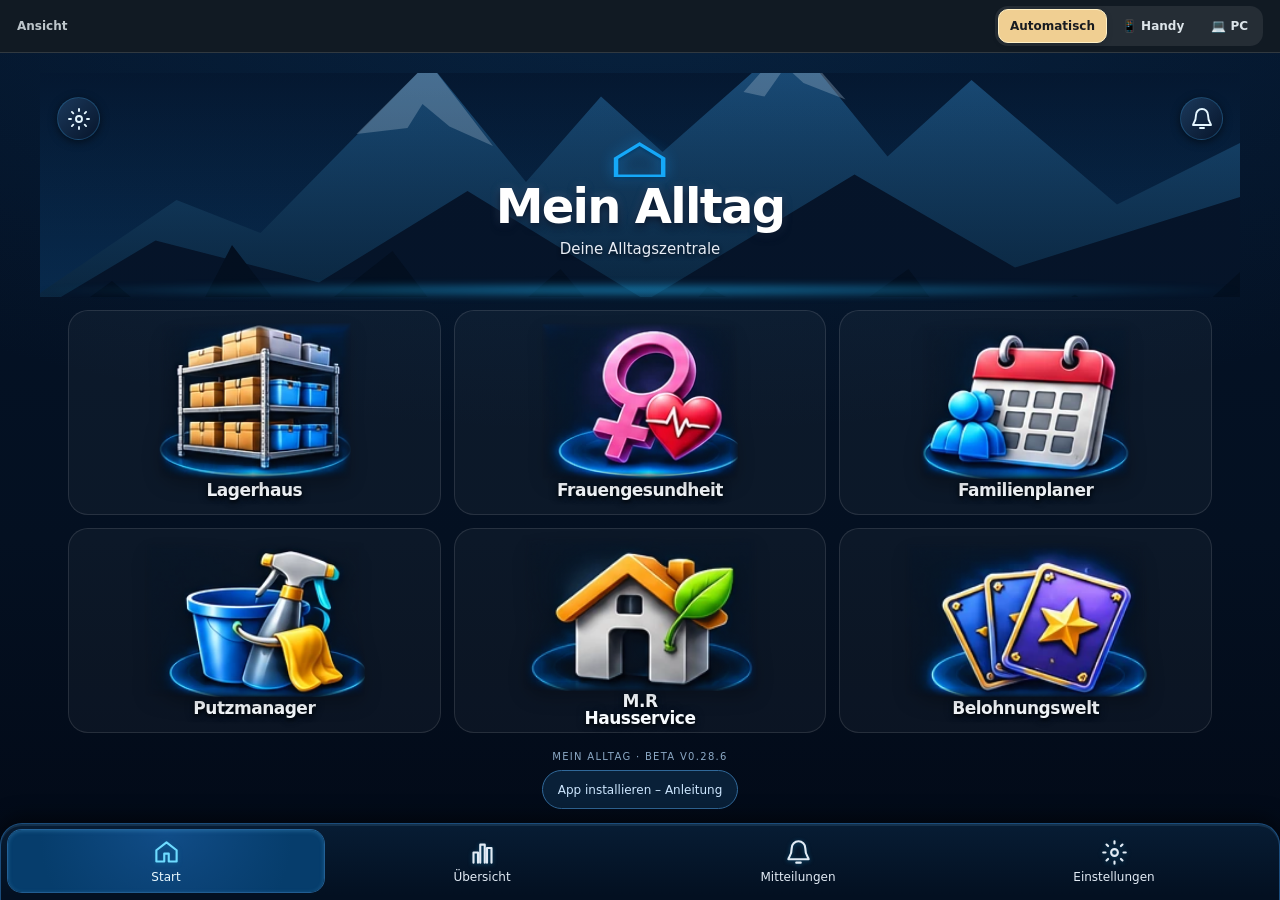
<file: index.html>
<!doctype html>
<html lang="de">
<head>
  <meta charset="utf-8" />
  <meta name="viewport" content="width=device-width,initial-scale=1,viewport-fit=cover" />
  <meta name="theme-color" content="#06182e" />
  <meta name="description" content="Mein Alltag – sechs Bereiche, ein übersichtlicher Ort." />
  <meta name="application-name" content="Mein Alltag" />
  <meta name="apple-mobile-web-app-capable" content="yes" />
  <meta name="apple-mobile-web-app-status-bar-style" content="black-translucent" />
  <meta name="mobile-web-app-capable" content="yes" />
  <link rel="manifest" href="./manifest.webmanifest" />
  <link rel="icon" type="image/png" href="./assets/icons/app-192.png" />
  <link rel="apple-touch-icon" href="./assets/icons/app-192.png" />
  <link rel="stylesheet" href="./assets/styles.css" />
  <link rel="stylesheet" href="./assets/putzmanager.css" />
  <link rel="stylesheet" href="./assets/frauendesign.css" />
  <link rel="stylesheet" href="./assets/reset-data.css" />
  <link rel="stylesheet" href="./assets/reward-album.css" />
  <link rel="stylesheet" href="./assets/reward-shop.css" />
  <link rel="stylesheet" href="./assets/reward-economy.css" />
  <link rel="stylesheet" href="./assets/reward-missions.css" />
  <link rel="stylesheet" href="./assets/reward-calendar.css" />
  <link rel="stylesheet" href="./assets/reward-cards.css" />
  <link rel="stylesheet" href="./assets/reward-premium.css" />
  <link rel="stylesheet" href="./assets/reward-pack-effects.css" />
  <link rel="stylesheet" href="./assets/display-layout.css" />
  <title>Mein Alltag</title>
</head>
<body>
  <div class="app-shell">
    <header class="topbar">
      <button class="icon-button back-button" type="button" id="backButton" aria-label="Zurück" hidden>
        <svg viewBox="0 0 24 24" fill="none" stroke="currentColor" stroke-width="2.1" stroke-linecap="round"><path d="m15 18-6-6 6-6"/></svg>
      </button>
      <div class="topbar-main">
        <div class="topbar-title" id="appTitle">Mein Alltag</div>
        <div class="topbar-subtitle" id="appSubtitle">STRUKTURIERT. EINFACH. DEIN.</div>
      </div>
      <button class="icon-button" type="button" id="settingsButton" aria-label="Mehr und Einstellungen">
        <svg viewBox="0 0 24 24" fill="none" stroke="currentColor" stroke-width="1.9" stroke-linecap="round" stroke-linejoin="round"><path d="M12 3.1 14 4l1.9-.4 1.9 2.1-.5 1.9.9 2 1.8 1v2.8l-1.8 1-.9 2 .5 1.9-1.9 2.1-1.9-.4-2 .9-2-.9-1.9.4-1.9-2.1.5-1.9-.9-2-1.8-1v-2.8l1.8-1 .9-2-.5-1.9 1.9-2.1L10 4Z"/><circle cx="12" cy="12" r="3"/></svg>
      </button>
    </header>

    <div class="layout-mode-bar" id="layoutSwitch" role="group" aria-label="Bildschirmansicht auswählen">
      <span class="layout-label">Ansicht</span>
      <div class="layout-options">
        <button type="button" data-layout-mode="auto" aria-pressed="true" title="Automatisch an Bildschirm anpassen">Automatisch</button>
        <button type="button" data-layout-mode="mobile" aria-pressed="false" title="Handyansicht verwenden">📱 Handy</button>
        <button type="button" data-layout-mode="desktop" aria-pressed="false" title="PC-Ansicht verwenden">💻 PC</button>
      </div>
    </div>

    <main id="view" tabindex="-1" aria-live="polite"></main>

    <div class="update-banner" id="updateBanner" hidden>
      <span>Neue Version verfügbar</span>
      <button type="button" id="updateButton">Aktualisieren</button>
    </div>
    <nav class="bottom-nav" aria-label="Hauptnavigation">
      <button type="button" class="nav-item" data-route="home" aria-label="Start">
        <svg viewBox="0 0 24 24" fill="none" stroke="currentColor" stroke-width="1.85" stroke-linecap="round" stroke-linejoin="round"><path d="m3 10 9-7 9 7v10a1 1 0 0 1-1 1h-6v-7h-4v7H4a1 1 0 0 1-1-1z"/></svg><span>Start</span>
      </button>
      <button type="button" class="nav-item" data-route="calendar" aria-label="Kalender">
        <svg viewBox="0 0 24 24" fill="none" stroke="currentColor" stroke-width="1.85" stroke-linecap="round" stroke-linejoin="round"><rect x="3" y="5" width="18" height="16" rx="2"/><path d="M7 3v4M17 3v4M3 10h18"/></svg><span>Kalender</span>
      </button>
      <button type="button" class="nav-item" data-route="search" aria-label="Suche">
        <svg viewBox="0 0 24 24" fill="none" stroke="currentColor" stroke-width="1.85" stroke-linecap="round"><circle cx="10.7" cy="10.7" r="7"/><path d="m16 16 5 5"/></svg><span>Suche</span>
      </button>
      <button type="button" class="nav-item" data-route="more" aria-label="Mehr">
        <svg viewBox="0 0 24 24" fill="none" stroke="currentColor" stroke-width="1.9" stroke-linecap="round"><path d="M4 7h16M4 12h16M4 17h16"/></svg><span>Mehr</span>
      </button>
    </nav>
  </div>
  <script type="module" src="./assets/app.js"></script>
</body>
</html>
</file>
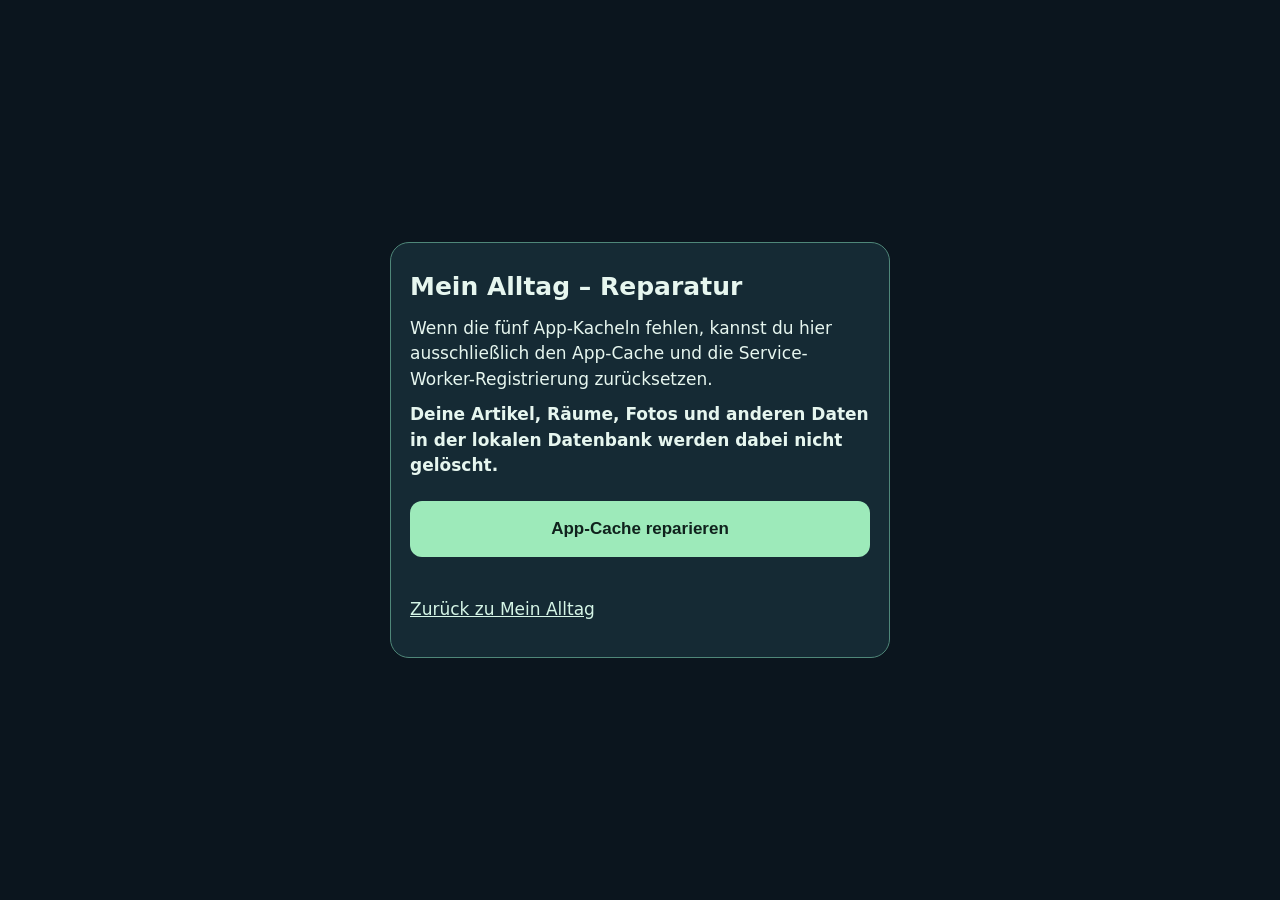
<file: reparatur.html>
<!doctype html>
<html lang="de"><head><meta charset="utf-8"><meta name="viewport" content="width=device-width, initial-scale=1"><meta name="theme-color" content="#080d12"><title>Mein Alltag – Cache reparieren</title>
<style>body{background:#0b151e;color:#e6f6ef;font:17px/1.5 system-ui,-apple-system,Arial,sans-serif;margin:0;min-height:100dvh;display:grid;place-items:center}main{width:min(460px,calc(100% - 35px));padding:25px 19px;border:1px solid #4f8779;border-radius:19px;background:#152a34}h1{margin:0 0 7px;font-size:25px}p{margin:10px 0}button{width:100%;font-size:17px;font-weight:700;background:#9deaba;color:#10221d;padding:18px;border:0;border-radius:12px;margin-top:12px;cursor:pointer}button:disabled{opacity:.5}a{color:#d5f5e6}#status{min-height:20px;font-size:14px}</style></head>
<body><main><h1>Mein Alltag – Reparatur</h1><p>Wenn die fünf App-Kacheln fehlen, kannst du hier ausschließlich den App-Cache und die Service-Worker-Registrierung zurücksetzen.</p><p><strong>Deine Artikel, Räume, Fotos und anderen Daten in der lokalen Datenbank werden dabei nicht gelöscht.</strong></p><button id="repair" type="button">App-Cache reparieren</button><p id="status" role="status" aria-live="polite"></p><p><a href="./#/home">Zurück zu Mein Alltag</a></p></main>
<script>
const button=document.getElementById('repair'),status=document.getElementById('status');
button.addEventListener('click',async()=>{
 button.disabled=true;status.textContent='App-Cache wird repariert …';
 try{
  const scope=new URL('./',location.href).href;
  if('serviceWorker' in navigator){const regs=await navigator.serviceWorker.getRegistrations();for(const reg of regs){if(reg.scope.startsWith(scope))await reg.unregister();}}
  if('caches' in window){const keys=await caches.keys();for(const key of keys){if(key.startsWith('mein-alltag-'))await caches.delete(key);}}
  status.textContent='Cache zurückgesetzt. Die App wird neu geladen …';
  location.replace('./?repariert='+Date.now()+'#/home');
 }catch(e){status.textContent='Reparatur fehlgeschlagen: '+e.message+' – bitte online öffnen und erneut versuchen.';button.disabled=false;}
});
</script></body></html>
</file>
<file: assets/styles.css>
:root{font-family:Inter,system-ui,-apple-system,BlinkMacSystemFont,"Segoe UI",sans-serif;font-synthesis:none;color:#f7f7fa;background:#070c11;--line:rgba(242,250,255,.12);--gold:#ffc25f;--muted:#aab5c0;color-scheme:dark}
*{box-sizing:border-box}html,body{height:100%;margin:0}body{overscroll-behavior:none;-webkit-tap-highlight-color:transparent;background:radial-gradient(ellipse 110% 52% at 50% 12%,#23303a 0%,#101820 38%,#060a0d 80%)}button,input,textarea{font:inherit}button{cursor:pointer}button:focus-visible,input:focus-visible,textarea:focus-visible{outline:2px solid #ffcc73;outline-offset:3px}[hidden]{display:none!important}.app-shell{width:100%;max-width:600px;margin:0 auto;min-height:100dvh;display:flex;flex-direction:column;position:relative;overflow:hidden;background:radial-gradient(ellipse 87% 40% at 50% 39%,rgba(38,48,57,.22),transparent 86%)}.app-shell:before{content:"";position:absolute;inset:0 0 auto;height:37%;pointer-events:none;background:linear-gradient(180deg,rgba(255,255,255,.028),transparent)}.topbar{z-index:3;min-height:111px;padding:calc(23px + env(safe-area-inset-top)) 18px 10px;display:flex;align-items:flex-start;justify-content:space-between;gap:8px}.topbar-main{text-align:center;flex:1;min-width:0}.topbar-title{font-size:clamp(29px,7.2vw,37px);font-weight:650;letter-spacing:-.8px;line-height:1.22;text-shadow:0 2px 22px rgba(255,255,255,.09)}.topbar-subtitle{font-size:10.5px;letter-spacing:1.95px;font-weight:500;color:#d8dee5;margin-top:5px}.icon-button{flex:none;width:42px;height:42px;display:grid;place-items:center;border:0;color:#f6f8fa;background:transparent;border-radius:14px}.icon-button svg{width:27px;height:27px}.back-button{color:#ffc55a}.topbar:has(.back-button[hidden]) .topbar-main{margin-left:42px}main{position:relative;z-index:1;overflow-y:auto;scrollbar-width:none;flex:1;padding:11px 20px 26px;min-height:0}main::-webkit-scrollbar{display:none}.home-intro{text-align:center;color:#bec8d2;font-size:12px;margin-bottom:18px}.module-grid{display:grid;grid-template-columns:repeat(2,minmax(0,1fr));gap:15px 13px;max-width:510px;margin:0 auto}.module-tile{appearance:none;position:relative;isolation:isolate;min-width:0;min-height:180px;padding:8px 9px 14px;border:1px solid var(--edge);border-radius:24px;overflow:hidden;display:flex;flex-direction:column;align-items:center;justify-content:center;text-align:center;color:white;background:radial-gradient(circle at 50% 20%,var(--shine),transparent 66%),linear-gradient(140deg,var(--bg-1),var(--bg-2) 70%,#070c13);box-shadow:0 14px 20px rgba(0,0,0,.27),inset 0 1px 2px rgba(255,255,255,.25),inset 0 -2px 5px var(--shine),0 0 12px var(--glow);transition:transform .14s ease,filter .14s ease}.module-tile::before{content:"";position:absolute;inset:4px;border-radius:20px;border:1px solid rgba(255,255,255,.085);pointer-events:none}.module-tile::after{content:"";position:absolute;left:15%;right:15%;bottom:-4px;height:11px;border-radius:50%;background:var(--glow);filter:blur(17px);opacity:.7;pointer-events:none}.module-tile:active{transform:scale(.97);filter:brightness(1.12)}.module-tile img{width:min(94px,72%);height:99px;object-fit:contain;filter:drop-shadow(0 8px 9px rgba(0,0,0,.33));margin-bottom:2px;position:relative;z-index:1}.module-tile .tile-title{font-size:clamp(14px,4vw,18px);font-weight:700;letter-spacing:-.35px;line-height:1.2;white-space:nowrap;position:relative;z-index:1}.module-tile .tile-desc{font-size:clamp(10px,2.8vw,12px);color:#dce1ea;white-space:nowrap;margin-top:6px;position:relative;z-index:1}.module-tile.wide{grid-column:1/-1;flex-direction:row;min-height:128px;gap:16px;justify-content:center}.module-tile.wide img{width:115px;height:107px;margin:0}.module-tile.wide .tile-copy{text-align:left}.module-tile.wide .tile-title{font-size:19px}.module-tile.wide .tile-desc{font-size:12px}.module-tile[data-id="lagerhaus"]{--edge:#ab7e43;--shine:#63411788;--bg-1:#28241f;--bg-2:#0a0d12;--glow:#ffaf3699}.module-tile[data-id="frauengesundheit"]{--edge:#a35b90;--shine:#922c7980;--bg-1:#301729;--bg-2:#0b0914;--glow:#f13cbe8c}.module-tile[data-id="familienplaner"]{--edge:#2d99f3;--shine:#0769ca66;--bg-1:#092a49;--bg-2:#061322;--glow:#1193ff90}.module-tile[data-id="putzmanager"]{--edge:#25bf87;--shine:#008b5780;--bg-1:#083e31;--bg-2:#041a16;--glow:#00e68c77}.module-tile[data-id="hausservice"]{--edge:#b17b3a;--shine:#8850187a;--bg-1:#352518;--bg-2:#100f0e;--glow:#fdac3f83}.home-footer{text-align:center;font-size:11px;color:#788797;margin-top:24px;padding-bottom:7px}.bottom-nav{position:relative;z-index:4;flex:none;height:calc(75px + env(safe-area-inset-bottom));padding:8px 8px calc(9px + env(safe-area-inset-bottom));display:grid;grid-template-columns:repeat(4,1fr);border-top:1px solid #3a4147;background:linear-gradient(180deg,rgba(3,6,8,.86),#030609);box-shadow:0 -5px 18px #04070899}.nav-item{color:#dce4e9;border:none;background:transparent;border-radius:14px;display:flex;align-items:center;justify-content:center;flex-direction:column;gap:2px;min-width:0}.nav-item svg{width:25px;height:25px}.nav-item span{font-size:10.7px}.nav-item.active{color:#32e69a}.nav-item.active svg{fill:#32e69a22}.section-heading{margin:2px 0 15px}.eyebrow{font-size:10px;letter-spacing:2px;text-transform:uppercase;color:#e9c288;font-weight:700}.section-heading h1{font-size:26px;line-height:1.1;margin:5px 0 8px;letter-spacing:-.5px}.section-heading p{font-size:13px;line-height:1.6;color:#b0bbc8;margin:0}.glass-card{background:linear-gradient(140deg,rgba(39,48,60,.72),rgba(13,20,26,.88));border:1px solid rgba(255,255,255,.12);box-shadow:0 9px 24px #0003,inset 0 1px #ffffff0d;border-radius:20px;padding:18px;margin-bottom:14px}.glass-card h2{margin:0 0 10px;font-size:17px}.glass-card p{font-size:13px;line-height:1.65;color:#b5c1cc;margin:5px 0 10px}.module-hero{border-radius:24px;padding:14px;display:flex;align-items:center;gap:16px;margin-bottom:18px;border:1px solid var(--color);background:linear-gradient(115deg,var(--tint),#111820)}.module-hero img{width:96px;height:96px;object-fit:contain}.module-hero h1{font-size:22px;margin:0 0 5px}.module-hero p{font-size:12px;color:#d0d9e3;margin:0}.module-hero[data-id="lagerhaus"]{--color:#8f6e38;--tint:#43331a}.module-hero[data-id="frauengesundheit"]{--color:#864977;--tint:#411b39}.module-hero[data-id="familienplaner"]{--color:#217dbf;--tint:#142e48}.module-hero[data-id="putzmanager"]{--color:#1c976e;--tint:#123a2b}.module-hero[data-id="hausservice"]{--color:#95682f;--tint:#3f2c1a}.status-pill{display:inline-flex;color:#bcead6;border:1px solid #316b53;background:#0e3826;padding:6px 10px;border-radius:50px;font-size:11px;margin-bottom:10px}.field-label{display:block;font-size:12px;font-weight:700;margin:10px 0 8px;color:#e2e8ef}.note-input,.search-input{border:1px solid #50606a;background:#111b23;color:#f6f8fa;border-radius:14px;padding:13px 14px;width:100%;font-size:14px;outline:none}.note-input{min-height:108px;resize:vertical}.note-input:focus,.search-input:focus{border-color:#ffcb69}.primary-button,.secondary-button{border-radius:13px;border:1px solid #eab350;background:linear-gradient(130deg,#ffce72,#d08b25);color:#17120a;font-weight:750;padding:12px 17px;min-height:44px}.secondary-button{background:#1e2d37;border-color:#4a6270;color:#e7f2ff}.inline-message{font-size:12px;color:#9fe4b7;margin-left:10px}.module-privacy{color:#9eb3c5;font-size:12px;line-height:1.6}.row-link{width:100%;border:1px solid #35434d;background:#18232e;border-radius:15px;color:#edf2f8;padding:15px;text-align:left;display:flex;justify-content:space-between;align-items:center;min-height:53px;margin:9px 0;font-size:14px}.row-link span:last-child{color:#e7bd6a}.empty-state{text-align:center;color:#aab6c2;font-size:13px;padding:18px 5px}.calendar-head{display:flex;align-items:center;justify-content:space-between;gap:10px;margin-bottom:15px}.calendar-head h2{font-size:18px;margin:0;text-align:center}.calendar-head button{border:1px solid #57626a;border-radius:11px;color:white;background:#15212a;min-width:45px;min-height:43px;font-size:24px}.calendar-grid{display:grid;grid-template-columns:repeat(7,1fr);gap:5px}.day-label,.day-cell{text-align:center;display:flex;align-items:center;justify-content:center;font-size:12px}.day-label{height:28px;color:#c4a878}.day-cell{height:40px;border:1px solid #ffffff0a;background:#ffffff05;border-radius:9px;color:#d7e0e8}.day-cell.today{border:1px solid #ffca5f;color:#ffca5f;background:#ffca5f22;font-weight:750}.day-cell.other{opacity:.25}.search-results .row-link{gap:9px}.search-results .search-icon{font-size:23px}.storage-line{display:flex;gap:10px;justify-content:space-between;font-size:12px;border-bottom:1px solid #ffffff14;padding:11px 0;color:#b7c3cf}.storage-line strong{color:#dff3e9}.update-banner{position:relative;z-index:5;display:flex;align-items:center;justify-content:space-between;background:#283e34;padding:12px 18px;border-top:1px solid #2d6c48;font-size:12px}.update-banner button{background:#b1e9c2;color:#092214;border:0;border-radius:10px;padding:9px 12px;font-weight:700}@media(min-width:530px){.module-tile{min-height:205px}.module-tile img{width:115px;height:120px}.module-tile.wide{min-height:138px}.home-intro{font-size:13px}}@media(max-width:370px){main{padding:7px 13px 18px}.module-grid{gap:11px}.module-tile{min-height:163px;border-radius:20px;padding:8px 4px}.module-tile img{height:86px;width:86px}.module-tile .tile-title{font-size:13px}.module-tile .tile-desc{font-size:9px}.module-tile.wide{min-height:117px}.module-tile.wide img{width:95px;height:91px}.module-tile.wide .tile-title{font-size:17px}}

/* V0.0.2: small install action below the unchanged five-module grid */
.install-link{background:transparent;border:1px solid rgba(255,194,95,.4);color:#ffcc7b;padding:10px 18px;border-radius:14px;min-height:44px;margin:0 auto 13px;display:block;font-size:13px;font-weight:700}
.install-link:disabled{opacity:.65}
.install-help{line-height:1.5;font-size:12px;color:#ccd7df;text-align:left;margin:9px 0 15px;white-space:normal}
.home-footer .install-help:empty,.glass-card .install-help:empty{display:none}

/* Lagerhaus U01 – scoped room creation, touch-friendly workspace */
.lager-heading{margin:1px 0 16px}.lager-heading h1{margin:7px 0 6px;font-size:27px;line-height:1.16}.lager-heading p,.lager-hint{font-size:12px;color:#b2c2ce;line-height:1.6}.lager-heading p{margin:0}.lager-toolbar{display:flex;gap:9px;flex-wrap:wrap;margin:12px 0}.lager-status{font-size:12px;line-height:1.5;color:#b4d7c9;min-height:17px;margin:12px 0}.lager-stat-row{display:grid;grid-template-columns:repeat(2,1fr);gap:11px;margin:15px 0}.lager-stat-row>div{padding:12px 15px;border-radius:14px;border:1px solid #ffffff22;background:#19252e;display:flex;align-items:center;justify-content:space-between;gap:10px}.lager-stat-row strong{font-size:24px;color:#ffce76}.lager-stat-row span{font-size:12px;color:#bcc9d1}.lager-rooms{display:grid;grid-template-columns:1fr;gap:13px}.lager-room-card{display:block;text-decoration:none;color:inherit;overflow:hidden;border-radius:20px;border:1px solid #9d805566;background:linear-gradient(130deg,#2b3740,#111b23);box-shadow:0 12px 18px #0003}.lager-room-illustration{height:202px;overflow:hidden;background:radial-gradient(circle at 50% 20%,#3b5360,#111b23 76%)}.lager-room-illustration .lager-room-svg{height:100%;width:100%;max-width:100%;display:block}.lager-room-card-caption{display:flex;justify-content:space-between;align-items:center;padding:11px 15px 13px}.lager-room-card-caption strong{font-size:15px}.lager-room-card-caption small{display:block;color:#b1c0cb;font-size:11px;margin-top:4px}.lager-room-card-caption>span{font-size:28px;color:#ffc977}.lager-empty{text-align:center}.lager-form{padding:17px;margin:16px 0;border:1px solid #8e725044;border-radius:20px;background:#1a2832}.lager-form h2{margin:0 0 13px;font-size:19px}.lager-form label,.lager-chooser label{display:block;font-size:12px;font-weight:700;color:#e9edf1;margin:12px 0 7px}.lager-form input,.lager-form select,.lager-chooser select{width:100%;color:#fafcff;background:#0e1b24;border:1px solid #536675;border-radius:12px;padding:12px;font-size:14px;min-height:45px}.lager-dims{display:grid;grid-template-columns:repeat(3,minmax(0,1fr));gap:9px}.lager-dims label{font-size:11px}.lager-dims input{padding:10px 7px}.lager-actions{display:flex;align-items:center;flex-wrap:wrap;gap:9px;margin:12px 0}.lager-actions>*{flex:0 1 auto}.lager-actions a{margin-right:auto}.lager-text-link{color:#f6c979;display:inline-block;font-weight:700;text-decoration:none;min-height:40px;align-content:center;font-size:13px}.lager-stage{border:1px solid #64768477;border-radius:18px;overflow:hidden;background:radial-gradient(circle at 50% 10%,#233e50,#07131d);touch-action:pan-y}.lager-room-svg{width:100%;display:block;max-width:650px;margin:auto}.lager-room-svg .room-object--selected polygon{filter:drop-shadow(0 0 4px #ffb942)}.lager-chooser{margin:15px 0;padding:14px;background:#17242e;border:1px solid #435763;border-radius:16px}.lager-chooser .lager-actions{margin:5px 0 0;flex-wrap:nowrap}.lager-chooser select{min-width:0;flex:1}.lager-chooser button{white-space:nowrap;padding-inline:10px}.lager-editor{border:1px solid #ad8b4d77;background:#192732;padding:14px;border-radius:16px}.lager-editor>strong{font-size:15px}.lager-nudge{display:grid;grid-template-columns:repeat(4,minmax(0,1fr));gap:8px;margin-top:13px}.lager-nudge button{border:1px solid #5f7989;border-radius:12px;background:#263844;color:#fce2af;min-height:49px;font-size:23px}.lager-delete{border-color:#b06967;color:#f3c4c4}.lager-room-footer{padding:15px 0 5px;border-top:1px solid #ffffff22;margin-top:21px}.lager-room-footer p{color:#a9bbc9;font-size:12px;line-height:1.6}button:disabled{opacity:.55;cursor:default}
@media(min-width:530px){.lager-rooms{grid-template-columns:1fr 1fr}.lager-room-illustration{height:166px}}@media(max-width:370px){.lager-chooser .lager-actions{flex-wrap:wrap}.lager-chooser .lager-actions>*{flex:1 1 100%}.lager-dims{gap:4px}.lager-form{padding:12px}}

/* Lagerhaus L02 – extensible furniture catalogue, responsive variant controls */
.lager-chooser h2,.lager-editor h2{margin:0 0 10px;color:#ffdb94;font-size:17px}
.lager-chooser input,.lager-editor input,.lager-editor select,.lager-variant-grid select{width:100%;color:#fafcff;background:#0e1b24;border:1px solid #536675;border-radius:12px;padding:12px;font-size:14px;min-height:45px}
.lager-variant-grid{display:grid;grid-template-columns:repeat(2,minmax(0,1fr));gap:12px}.lager-variant-grid label{min-width:0;font-size:12px;color:#e9edf1;font-weight:700}.lager-variant-grid label select{display:block;margin-top:7px}
.lager-catalog-info{font-size:12px;line-height:1.5;color:#b9dacc;background:#11252a;border-radius:10px;padding:11px;margin:12px 0}
.lager-chooser>.primary-button{width:100%;min-height:49px}
.lager-editor>button{min-height:45px;margin:10px 0}
@media(max-width:350px){.lager-variant-grid{grid-template-columns:1fr}}

/* L03 touch drag, collision hints and precision-grid controls */
.lager-room-svg .room-object{touch-action:none;user-select:none;-webkit-user-select:none;cursor:grab;outline:none}
.lager-room-svg .room-object:active{cursor:grabbing}
.lager-room-svg .room-object:focus-visible polygon{stroke:#ffd487;stroke-width:3}
.lager-room-svg .room-object--invalid{opacity:.70;filter:drop-shadow(0 0 6px #ff5656)}
.lager-room-svg .room-object--invalid polygon{stroke:#ff5656;stroke-width:3}
.lager-stage-tools{display:flex;justify-content:space-between;align-items:center;gap:10px;flex-wrap:wrap;padding:9px 3px}
.lager-stage-tools span,.lager-drag-status{color:#b4c7d4;font-size:12px;line-height:1.5}
.lager-stage-buttons{display:flex;gap:8px;flex-wrap:wrap}
.lager-stage-buttons button{font-size:12px;min-height:42px;padding:9px 12px}
.lager-drag-status{margin:0 0 12px;min-height:19px}
@media(max-width:370px){.lager-stage-buttons{width:100%}.lager-stage-buttons button{flex:1}}

/* L04 – layered storage structure, stable codes and finger-friendly compartment cards */
.lager-area-form,.lager-area-group,.lager-compartments{border:1px solid #64778877;background:linear-gradient(150deg,#1c2b37,#0c151e);padding:15px;border-radius:19px;margin:14px 0;box-shadow:0 8px 19px #0003}
.lager-area-form label,.lager-comp-form label,.lager-comp-card label,.lager-move-label{display:block;color:#dbe5ee;font-size:12px;font-weight:700;margin:0 0 8px}
.lager-area-add{display:flex;align-items:center;gap:9px;margin-top:8px}
.lager-area-add input,.lager-comp-form input,.lager-comp-form select,.lager-comp-card input,.lager-comp-card select,.lager-move-label select{color:#fafcff;background:#0b1a25;border:1px solid #617584;border-radius:12px;padding:12px;min-height:46px;width:100%;font-size:14px}
.lager-area-add input{flex:1;min-width:0}.lager-area-add button{min-height:46px;white-space:nowrap;padding:10px 13px}
.lager-area-heading{display:flex;align-items:flex-start;justify-content:space-between;gap:10px;flex-wrap:wrap}
.lager-area-heading h2{font-size:19px;line-height:1.3;color:#ffd793;margin:3px 0}.lager-area-heading p{font-size:12px;color:#b4c3d0;margin:0 0 14px}
.lager-area-controls{display:flex;gap:7px;flex-wrap:wrap}.lager-area-controls button{font-size:11px;min-height:40px;padding:8px}
.lager-identifier{font-weight:800;letter-spacing:.7px;font-size:11px;color:#ffe0a2;background:#8a65252d;border:1px solid #f2cb7d50;padding:3px 7px;border-radius:7px;display:inline-block;margin:2px 5px 4px 0}
.lager-area-group .lager-rooms{margin-top:5px}.lager-area-group .lager-room-card{min-width:0}
.lager-compartments h2{font-size:18px;margin:0;color:#ffdb94}.lager-comp-title{display:flex;align-items:center;justify-content:space-between;gap:7px;margin-bottom:10px}
.lager-comp-card{border:1px solid #516877;background:#132631;border-radius:14px;padding:12px;margin:10px 0}
.lager-comp-header{display:flex;align-items:center;gap:8px;flex-wrap:wrap;margin-bottom:10px}.lager-comp-header strong{font-size:14px;color:#f6fafc;overflow-wrap:anywhere}.lager-comp-header span:last-child{color:#a8becc;font-size:11px}
.lager-comp-card label{margin:8px 0}.lager-comp-card input,.lager-comp-card select{margin-top:6px}
.lager-comp-actions{display:flex;flex-wrap:wrap;gap:8px}.lager-comp-actions button{min-height:42px;flex:1}.lager-comp-card>button{min-height:44px;width:100%;margin-top:8px}
.lager-comp-form{border-top:1px solid #65768870;margin-top:15px;padding-top:14px;display:grid;gap:9px}.lager-comp-form .primary-button{min-height:48px}
#lagerCreateDefaults{min-height:44px;width:100%;margin-top:10px}.lager-move-label{margin:13px 0}.lager-move-label select{display:block;margin-top:7px}.lager-editor #lagerMoveFurniture{min-height:44px;width:100%}
@media(max-width:395px){.lager-area-heading{flex-direction:column}.lager-area-add{flex-direction:column;align-items:stretch}.lager-area-add input,.lager-area-add button{width:100%}.lager-comp-actions{flex-direction:column}}

/* L05 – durable articles with touch targets, readable cards and offline forms */
.lager-article-link{display:inline-flex;align-items:center;justify-content:center;text-decoration:none;min-height:44px;padding:11px 15px;border-radius:12px}
.lager-item-head{display:flex;justify-content:space-between;align-items:center;gap:12px;margin:14px 0;flex-wrap:wrap;padding:14px;border:1px solid #56748769;border-radius:16px;background:#1b2b37}
.lager-item-head strong{font-size:24px;color:#f1cf89}.lager-item-head button{min-height:48px}
.lager-item-form,.lager-item-card{border:1px solid #63778d77;background:linear-gradient(145deg,#1c303d,#0b1621);border-radius:17px;padding:15px;margin:13px 0;box-shadow:0 7px 20px #0004}
.lager-item-form-title{display:flex;justify-content:space-between;align-items:center;gap:8px;flex-wrap:wrap}.lager-item-form h2{color:#ffda93;font-size:19px;margin:6px 0 15px}.lager-item-form-title button{min-height:42px}
.lager-item-form label,.lager-item-search-label{display:block;font-size:12px;font-weight:700;color:#dfe9f1;margin:9px 0}
.lager-item-form label input,.lager-item-form label select,.lager-item-form label textarea,.lager-item-search{display:block;width:100%;padding:12px;min-height:46px;border-radius:11px;border:1px solid #728699;background:#071824;color:#fbfcff;font-size:15px;margin-top:6px}
.lager-item-form label textarea{resize:vertical;min-height:90px}.lager-item-form>.primary-button{width:100%;min-height:50px;margin-top:16px}
.lager-item-grid{display:grid;grid-template-columns:1fr 1fr;gap:12px}.lager-photo-placeholder{background:#0a1c29;border:1px dashed #657d90;border-radius:12px;padding:15px;color:#a1b6c5;font-size:12px;display:flex;gap:10px;align-items:center;margin-top:12px}.lager-photo-placeholder:first-letter{font-size:24px}
.lager-item-card h3{font-size:18px;color:#f8fafc;margin:10px 0;overflow-wrap:anywhere}.lager-item-card-top{display:flex;justify-content:space-between;align-items:center;gap:9px}.lager-item-type{font-size:12px;color:#a5c6d9}.lager-item-path{font-size:12px;color:#bad0dc;overflow-wrap:anywhere}.lager-item-facts{display:flex;gap:8px;flex-wrap:wrap}.lager-item-facts span{border:1px solid #586e7b;background:#223743;border-radius:8px;padding:6px 8px;font-size:12px}.lager-item-extra,.lager-item-note{overflow-wrap:anywhere;color:#afc2cf;font-size:12px;margin:12px 0}.lager-item-note{white-space:pre-wrap}.lager-item-actions{display:flex;gap:9px;margin-top:13px}.lager-item-actions button{flex:1;min-height:45px}.lager-item-alert{color:#ffcd8a;font-size:12px}.lager-item-search-label{margin-top:18px}.lager-item-search{margin-bottom:12px}
@media(max-width:385px){.lager-item-grid{grid-template-columns:1fr}.lager-item-actions{flex-direction:column}}

/* L06: mobile article templates and optional type-dependent detail fields */
.lager-item-quick-tip{font-size:.81rem;color:#a9c7d4;margin:0 0 13px;line-height:1.45}
.lager-item-details{margin:15px 0;border:1px solid rgba(156,187,216,.22);border-radius:13px;background:rgba(10,22,32,.42);overflow:hidden}
.lager-item-details summary{padding:15px 14px;cursor:pointer;font-weight:650;color:#e4f2f7;min-height:47px;touch-action:manipulation;list-style-position:inside}
.lager-item-details[open] summary{border-bottom:1px solid rgba(156,187,216,.17)}
.lager-item-details-body{padding:14px;display:grid;gap:13px}
.lager-item-details-body label{display:grid;gap:6px}
.lager-item-props-caption{font-size:.8rem;color:#83cde0;margin:8px 0}
.lager-optional{font-size:.78rem;color:#9faeba;font-weight:400}
.lager-item-properties-list{display:grid;grid-template-columns:repeat(auto-fit,minmax(130px,1fr));gap:5px 15px;border-top:1px solid rgba(185,210,236,.15);padding-top:10px;margin:10px 0}
.lager-item-properties-list>div{min-width:0}.lager-item-properties-list dt{font-size:.73rem;color:#90a5b3}.lager-item-properties-list dd{margin:0;overflow-wrap:anywhere;font-size:.87rem}
@media(max-width:360px){.lager-item-form .lager-item-grid{grid-template-columns:1fr}}

/* L07 – Lagerbestand und Touch-Buchungen */
.lager-stock-form{padding:17px;margin:13px 0 19px;border:1px solid rgba(99,194,233,.5);border-radius:17px;background:linear-gradient(150deg,#13313e,#0a1825);box-shadow:0 8px 25px #0005}
.lager-stock-form h2{font-size:18px;margin:0;color:#dbedff}.lager-stock-form .lager-item-form-title{display:flex;gap:10px;align-items:flex-start;justify-content:space-between}
.lager-stock-form label{display:block;font-weight:650;font-size:13px;color:#d5eafa;margin:12px 0}
.lager-stock-form input,.lager-stock-form select{display:block;width:100%;min-height:50px;margin-top:7px;padding:10px;border:1px solid #6b879c;background:#0a1e2c;color:#fff;border-radius:11px;font-size:15px}
.lager-stock-form .primary-button{width:100%;min-height:50px;margin-top:11px}
.lager-stock-modes,.lager-stock-actions{display:grid;grid-template-columns:repeat(3,minmax(0,1fr));gap:6px;margin-top:12px}
.lager-stock-modes button,.lager-stock-actions button{min-height:45px;padding:8px 3px;font-size:12px;overflow-wrap:anywhere}
.lager-stock-modes .is-stock-active{border-color:#e2b861;color:#ffdf92;background:#364034}
.lager-stock-help{font-size:12px;color:#a5becc;line-height:1.5}
.lager-stock-total{color:#bed1df;font-size:14px}.lager-stock-total strong{color:#f8e2ad}
.lager-stock-positions{margin-top:11px;border-top:1px solid #49606d66;border-bottom:1px solid #49606d66}
.lager-stock-positions>div{display:flex;gap:12px;justify-content:space-between;padding:9px 1px;border-bottom:1px solid #49606d33;min-width:0;font-size:12px;color:#b8d5e4}
.lager-stock-positions>div span{overflow-wrap:anywhere}.lager-stock-positions>div strong{white-space:nowrap;color:#eaf8fb}
.lager-stock-empty{color:#a7bbc8;font-size:12px}.lager-stock-warning{color:#ffdb83;background:#4639214a;border:1px solid #bc8e4d8c;padding:8px 11px;border-radius:8px;font-size:12px}
@media(max-width:390px){.lager-stock-actions{grid-template-columns:1fr 1fr}.lager-stock-modes{grid-template-columns:1fr}}
.lager-stock-history{margin-top:14px;border-top:1px solid #65849477;padding-top:10px;color:#d4e4ea;font-size:12px}
.lager-stock-history>div{display:flex;justify-content:space-between;gap:8px;margin-top:9px;color:#a8c3ce}
.lager-stock-history>div span:last-child{white-space:nowrap;color:#f8e6b3}
/* L08 – individuelle Gebinde und Geräte, touchfreundliche Karten */
.lager-tracking-panel{margin:1rem 0;padding:1rem;border:1px solid rgba(68,203,169,.36);border-radius:18px;background:linear-gradient(140deg,rgba(15,36,40,.97),rgba(12,18,30,.98));}
.lager-tracking-panel h2{font-size:1.18rem;margin:0}
.lager-tracking-panel h3{font-size:1.03rem;margin:.4rem 0}
.lager-tracking-panel .lager-item-form{margin:1rem 0;padding:1rem;border:1px solid rgba(145,171,184,.24);border-radius:14px;}
.lager-track-overview{display:flex;gap:.6rem;flex-wrap:wrap;margin:.9rem 0}
.lager-track-overview span{background:rgba(100,156,180,.13);border:1px solid rgba(137,179,191,.23);padding:.6rem .75rem;border-radius:12px}
.lager-track-list{display:grid;gap:.8rem;margin:1rem 0}
.lager-track-list article{padding:.85rem;border-radius:14px;border:1px solid rgba(122,170,190,.24);background:rgba(0,0,0,.18)}
.lager-track-list article p{margin:.4rem 0 .8rem;line-height:1.5;overflow-wrap:anywhere}
.lager-track-list .lager-item-actions{display:flex;gap:.5rem;flex-wrap:wrap}
.lager-track-list .secondary-button,.lager-track-main-button{min-height:44px}
.lager-track-status{display:inline-block;padding:.22rem .45rem;margin-left:.3rem;border-radius:9px;background:rgba(40,167,132,.16);color:#a8f1d0;font-size:.85em}
.lager-track-main-button{width:100%;margin:.7rem 0}
/* L09 – large-touch compartment navigator synchronized with schematic 3D room */
.lager-fach-pin{cursor:pointer;outline:none;touch-action:manipulation}
.lager-fach-pin:focus-visible circle{stroke:#ffdf9a;stroke-width:4}
.lager-fach-overview{border:1px solid rgba(96,192,216,.37);border-radius:18px;padding:16px;margin:18px 0;background:linear-gradient(155deg,#142d38,#091a26);box-shadow:0 6px 18px #0005}
.lager-fach-overview h2{margin:0;font-size:19px;color:#f5d8a3}
.lager-fach-search-label,.lager-fach-booking label{display:block;margin:13px 0 5px;color:#dcebf5;font-size:13px;font-weight:650}
.lager-fach-search,.lager-fach-booking input,.lager-fach-booking select{display:block;width:100%;min-height:48px;border:1px solid #678699;border-radius:11px;background:#081a26;color:#f7fbff;padding:10px;font-size:15px;margin:6px 0}
.lager-fach-list{display:grid;grid-template-columns:repeat(auto-fit,minmax(230px,1fr));gap:10px;margin:12px 0}
.lager-fach-card{display:flex;flex-direction:column;align-items:stretch;text-align:left;gap:6px;padding:14px;min-height:76px;background:#19333e;border:1px solid #5c8597;border-radius:14px;color:#f4fbff;overflow-wrap:anywhere;touch-action:manipulation}
.lager-fach-card[hidden]{display:none!important}
.lager-fach-card.is-selected{border:2px solid #f1c776;background:#283a3d}
.lager-fach-card:focus-visible{outline:3px solid #f1c776}
.lager-fach-card-top{display:flex;justify-content:space-between;gap:8px;flex-wrap:wrap;align-items:center}
.lager-fach-card small{color:#b2cada;font-size:12px}.lager-fach-articles{color:#e7d3ab;font-size:12px;line-height:1.55}
.lager-fach-booking{border-top:1px solid #668b9c;margin-top:15px;padding-top:14px}
.lager-fach-booking h3{font-size:17px;margin:0;color:#f5d8a3}
.lager-fach-booking button{min-height:49px;width:100%;margin:12px 0 3px}
.lager-fach-booking label[hidden]{display:none}
@media(max-width:430px){.lager-fach-list{grid-template-columns:1fr}.lager-fach-overview{padding:12px}}
/* L10 · Local photo archive */
.lager-photo-head-actions{display:flex;gap:9px;flex-wrap:wrap}.lager-photo-head-actions button{min-height:48px}
.lager-item-cover{width:100%;height:165px;object-fit:cover;display:block;border-radius:12px;border:1px solid rgba(179,202,224,.28);margin-bottom:14px}
.lager-photo-panel{margin:14px 0 22px;border:1px solid #7187a28a;background:linear-gradient(145deg,#20374a,#0a1927);border-radius:19px;padding:clamp(12px,3vw,20px);box-shadow:0 9px 30px #0006}
.lager-photo-panel h2{color:#ffdc9d;font-size:21px;margin:5px 0}.lager-photo-panel h3{color:#dbeefb;margin:15px 0 9px;font-size:16px}
.lager-photo-panel label{display:block;font-size:12px;font-weight:650;color:#dbe7f5;margin:8px 0}
.lager-photo-panel select,.lager-photo-panel input:not([type=file]):not([type=checkbox]){width:100%;min-height:45px;background:#0b1d2b;border:1px solid #6c8599;color:white;border-radius:11px;padding:10px;margin-top:5px}
.lager-photo-notice{font-size:12px;color:#a6c2d3;line-height:1.5;margin:10px 0}
.lager-photo-add{border:1px solid #486c806b;border-radius:13px;background:#0b19289e;padding:12px;margin:12px 0}
.lager-photo-inputs{display:flex;flex-wrap:wrap;gap:10px}.lager-photo-inputs label{min-height:50px;display:inline-flex;align-items:center;justify-content:center;cursor:pointer;margin:4px 0 10px;flex:1 1 155px;position:relative;text-align:center}
.lager-photo-inputs input[type=file]{position:absolute;width:1px;height:1px;opacity:0;pointer-events:none}
.lager-photo-quality{display:flex!important;align-items:center;gap:10px;min-height:44px;font-size:13px!important}.lager-photo-quality input{width:20px;height:20px;accent-color:#e7b86d}
.lager-photo-grid{display:grid;grid-template-columns:repeat(auto-fit,minmax(min(100%,235px),1fr));gap:13px;margin:13px 0}
.lager-photo-tile{background:#0b1c29;border:1px solid #647e9180;border-radius:14px;overflow:hidden;min-width:0}
.lager-photo-preview{background:#071721;display:block;width:100%;border:0;padding:0;cursor:zoom-in;min-height:120px}
.lager-photo-preview img{display:block;width:100%;height:180px;object-fit:contain}
.lager-photo-details{padding:11px}.lager-photo-details small{display:block;color:#adc2d2;font-size:11px;margin:4px 0}.lager-photo-main{display:inline-block;color:#f5d083;font-weight:750;font-size:12px}
.lager-photo-buttons{display:flex;flex-wrap:wrap;gap:7px;margin-top:10px}.lager-photo-buttons button{flex:1 1 85px;min-height:43px;font-size:12px;padding:8px}
.lager-photo-dialog{background:#071723;color:#eef7ff;border:1px solid #8eacbc;border-radius:14px;padding:12px;max-width:min(94vw,1000px);max-height:92vh}
.lager-photo-dialog::backdrop{background:#010812ee}.lager-photo-dialog img{display:block;max-width:100%;max-height:75vh;object-fit:contain;margin:8px auto}.lager-photo-dialog p{font-size:12px}
@media(max-width:390px){.lager-photo-head-actions{width:100%}.lager-photo-head-actions button{flex:1}.lager-item-actions{flex-wrap:wrap}.lager-item-actions button{flex:1 1 115px}}

/* L11: Foto-Historie und 2-Bild-Vergleich, touchfreundlich und ohne horizontales Scrollen. */
.lager-photo-history,.lager-photo-compare{margin:15px 0;background:#091b29ad;border:1px solid #607f9277;border-radius:14px;padding:12px}
.lager-photo-filters{display:grid;grid-template-columns:repeat(2,minmax(0,1fr));gap:7px 13px}
.lager-photo-history input[type=search]{width:100%;min-height:45px}
.lager-photo-stage{display:inline-block;margin:4px 0 4px 8px;padding:4px 8px;background:#32546c;border:1px solid #53788b;border-radius:18px;color:#f8f6ed;font-size:11px;font-weight:700}
.lager-compare-dialog{width:min(96vw,1100px)}
.lager-compare-images{display:grid;grid-template-columns:repeat(2,minmax(0,1fr));gap:12px;align-items:start}
.lager-compare-images figure{margin:0;min-width:0;background:#102536;border:1px solid #4d7084;border-radius:12px;padding:8px}
.lager-compare-images img{width:100%;height:min(55vh,550px);object-fit:contain;display:block}
.lager-compare-images figcaption{padding:9px 4px;color:#e4edf4;font-size:12px;overflow-wrap:anywhere}
@media(max-width:560px){.lager-photo-filters{grid-template-columns:minmax(0,1fr)}.lager-compare-images{grid-template-columns:minmax(0,1fr)}.lager-compare-images img{height:min(36vh,310px)}}

/* L12 – larger isometric stock view, touch controls, real shelf inventory */
.lager-stage{height:clamp(380px,112vw,580px);position:relative;touch-action:none;isolation:isolate}
.lager-stage-viewport{height:100%;width:100%;display:flex;align-items:center;justify-content:center;overflow:hidden}
.lager-stage-viewport>.lager-room-svg{width:100%;height:100%;max-width:none;transform:translate(var(--lager-offset-x,0px),var(--lager-offset-y,0px)) scale(var(--lager-zoom,1));transform-origin:50% 50%;transition:none;overflow:visible}
.lager-stage--fullscreen{position:fixed;inset:0;z-index:1000;border-radius:0;height:100dvh;width:100vw;background:#091820;touch-action:none}
.lager-stage--fullscreen .lager-stage-viewport{height:100%;width:100%}
.lager-stage--fullscreen:after{content:'Vollbild: zum Schließen die Zurück-Taste oder „Schließen“ unter dem Raum verwenden';font-size:11px;color:#e4d5af;position:absolute;bottom:16px;left:10px;right:10px;text-align:center;pointer-events:none;text-shadow:0 2px 4px #000}
.lager-stage--fullscreen~.lager-stage-tools{position:fixed;z-index:1001;top:10px;right:10px;width:auto;background:#132633ef;border-radius:14px;padding:7px;max-width:calc(100% - 20px)}
.lager-stage--fullscreen~.lager-stage-tools>span{display:none}
.lager-stage-buttons{align-items:center}
.lager-stage-buttons button{min-width:42px}
.lager-stock-cube{pointer-events:none}
.lager-shelf-panel,.lager-unassigned{margin:16px 0;padding:14px;border-radius:18px;border:1px solid #6a91a7;background:linear-gradient(142deg,#1f3847,#0d1d29);box-shadow:0 9px 25px #0005}
.lager-shelf-head{display:flex;align-items:flex-start;justify-content:space-between;gap:12px}.lager-shelf-head h2{font-size:20px;margin:5px 0}.lager-shelf-head small{font-size:11px;color:#b1cbd8}.lager-shelf-head button{min-height:43px;white-space:nowrap}
.lager-shelf-group{margin-top:16px;border-top:1px solid #ffffff22;padding-top:11px}.lager-shelf-group h3{font-size:15px;color:#edcf8c;margin:0 0 10px}
.lager-shelf-line,.lager-unassigned-line{display:flex;align-items:flex-start;gap:12px;background:#0c1c27;border:1px solid #5c768355;border-radius:12px;padding:11px;margin:8px 0;min-width:0}
.lager-shelf-line>div,.lager-unassigned-line>div{min-width:0;flex:1}.lager-shelf-line strong,.lager-unassigned-line strong{font-size:14px;display:block;overflow-wrap:anywhere}.lager-shelf-line small,.lager-unassigned-line small{font-size:12px;display:block;color:#bbcbd7;line-height:1.6}
.lager-shelf-photo{width:62px;height:62px;object-fit:cover;border:1px solid #63818c;border-radius:11px;flex-shrink:0}.lager-shelf-photo--symbol{display:grid;place-items:center;background:#294553;font-size:30px;color:#f6cf87}
.lager-shelf-link{display:inline-block;margin-top:7px;color:#ffdb92;text-decoration:underline;text-underline-offset:3px;font-size:12px}.lager-shelf-manage{display:inline-flex;min-height:44px;align-items:center;margin-top:14px;text-decoration:none}
.lager-unassigned h2{font-size:18px;color:#ffcf82}.lager-quick-assign{margin-top:16px;border-top:1px solid #4d7383;padding-top:8px}.lager-quick-assign h3{font-size:14px}.lager-quick-assign label{display:block;font-size:12px;margin:8px 0;color:#b9d1db}.lager-quick-assign input,.lager-quick-assign select{display:block;width:100%;min-height:46px;border:1px solid #6d8996;border-radius:11px;background:#0e202c;color:white;padding:9px;font-size:14px;margin-top:5px}
@media(max-width:410px){.lager-stage-buttons{width:100%;gap:5px}.lager-stage-buttons button{flex:1;min-width:39px;padding:9px 7px;font-size:11px}.lager-shelf-head{flex-wrap:wrap}}

/* H01–H04 – isolated room gestures, enlarged shelf, consumable units */
.lager-stage,.lager-stage-viewport,.lager-stage-viewport>.lager-room-svg{touch-action:none;overscroll-behavior:contain}
.lager-stage-viewport{user-select:none;-webkit-user-select:none}
.lager-shelf-modal{position:fixed;inset:0;z-index:1100;margin:0;padding:12px 11px calc(18px + env(safe-area-inset-bottom,0px));height:100dvh;overflow-y:auto;overscroll-behavior:contain;border:0;border-radius:0;background:#09151eeF;backdrop-filter:blur(8px);box-sizing:border-box}
.lager-shelf-inner{max-width:740px;margin:0 auto;padding:8px 3px 30px}
.lager-shelf-modal>.lager-shelf-inner>h3{font-size:18px;margin:20px 0 10px;color:#e5d09e}
.lager-shelf-modal .lager-shelf-head{position:sticky;top:-12px;z-index:2;background:#0b202cf2;border-bottom:1px solid #ffffff25;padding:10px 6px 12px;border-radius:12px}
.lager-shelf-modal:focus{outline:none}
.lager-focus-3d{margin:18px auto;padding:18px 18px 24px;border:1px solid #456d79;border-radius:20px;background:radial-gradient(ellipse at top,#345567 0%,#142b38 58%,#07151e 100%);min-height:260px;box-shadow:inset 0 0 24px #0014}
.lager-focus-top{font-size:15px;letter-spacing:.09em;color:#f2d594;text-align:center;margin-bottom:12px}
.lager-focus-rack{max-width:470px;margin:auto;padding:7px 12px 6px;border-left:10px solid #78979f;border-right:10px solid #78979f;transform:perspective(1000px) rotateY(-7deg);transform-origin:center center;box-shadow:8px 9px 15px #0005}
.lager-focus-tier{min-height:76px;display:flex;flex-direction:column;justify-content:flex-end}
.lager-focus-objects{display:flex;gap:8px;align-items:end;flex-wrap:wrap;padding:7px 6px 4px;min-height:52px}
.lager-focus-box{min-width:86px;max-width:120px;min-height:45px;box-sizing:border-box;flex:0 1 auto;padding:6px 6px 5px;border:1px solid #bceae8;background:linear-gradient(135deg,#83ccbd,#328477);border-radius:5px 5px 1px 1px;box-shadow:3px 4px 0 #1e555e,6px 7px 8px #0006;color:#0b2227;text-align:center;overflow-wrap:anywhere}
.lager-focus-box>b{display:block;font-size:13px}.lager-focus-box span{display:block;font-size:11px;font-weight:700;line-height:1.2}.lager-focus-box small{display:block;font-size:10px;line-height:1.3}
.lager-focus-plank{background:linear-gradient(#8dbbc0,#467785);box-shadow:0 8px 1px #16333b;border:1px solid #e4f2e966;min-height:18px;padding:2px 7px;color:#102831;font-weight:700;font-size:11px;text-shadow:0 1px #d5eded}
.lager-focus-empty{font-size:12px;color:#acbfc7}
.lager-pair-summary{padding:11px 12px;background:#22453e;border:1px solid #6da68d;border-radius:10px;font-size:13px}
.lager-quick-pair{display:flex;align-items:end;flex-wrap:wrap;gap:8px}.lager-quick-pair>label{flex:1;min-width:100px}
.lager-quick-pair button{min-height:42px;padding:9px;border:1px solid #7aafa7;color:#eaffee;background:#22483f;border-radius:11px;cursor:pointer}
.lager-room-card .lager-room-illustration [data-furniture]{cursor:pointer}
.lager-room-card .lager-room-illustration [data-furniture]:hover{filter:drop-shadow(0 0 5px #eac878)}


/* L12-HF02 / V0.12.2 – real top-layer shelf dialog and collision-free mobile header.
   Native <dialog>.showModal() prevents the app toolbar and navigation from
   painting above the detail view or intercepting its Close button. */
dialog.lager-shelf-modal {
  position:fixed; inset:0; display:none;
  width:100vw; max-width:none; height:100dvh; max-height:none;
  margin:0; padding:max(16px,env(safe-area-inset-top,0px))
    max(12px,env(safe-area-inset-right,0px))
    max(22px,env(safe-area-inset-bottom,0px))
    max(12px,env(safe-area-inset-left,0px));
  border:0; border-radius:0; color:#eef5f7; background:#0b1821;
  overflow-x:hidden; overflow-y:auto; box-sizing:border-box;
  overscroll-behavior:contain; isolation:isolate;
}
dialog.lager-shelf-modal[open]{display:block}
dialog.lager-shelf-modal::backdrop{background:rgba(1,6,12,.91)}
.lager-shelf-modal .lager-shelf-inner{width:100%; max-width:740px; margin:0 auto; padding:0 0 36px; min-width:0}
.lager-shelf-modal .lager-shelf-head{
  position:sticky; top:-1px; z-index:5;
  display:grid; grid-template-columns:minmax(0,1fr) auto;
  align-items:start; gap:12px; min-width:0;
  margin:0 0 16px; padding:12px 10px 14px;
  border:1px solid #476471; border-radius:16px;
  background:#0f2732; box-shadow:0 5px 16px #0005;
}
.lager-shelf-modal .lager-shelf-title{min-width:0; max-width:100%; overflow-wrap:anywhere}
.lager-shelf-modal .lager-shelf-title .eyebrow{
  display:block; line-height:1.55; letter-spacing:.09em;
  font-size:clamp(10px,2.6vw,12px); margin-bottom:8px;
}
.lager-shelf-modal .lager-shelf-head h2{
  font-size:clamp(18px,4.6vw,24px);line-height:1.3;
  margin:0 0 9px; overflow-wrap:anywhere;
}
.lager-shelf-modal .lager-shelf-head small{display:block;line-height:1.55;overflow-wrap:anywhere}
.lager-shelf-modal #lagerCloseShelf{
  display:inline-flex;align-items:center;justify-content:center;gap:7px;
  min-height:48px;min-width:48px;padding:9px 12px;
  border-radius:12px; white-space:nowrap;
  font-size:clamp(12px,3vw,15px);line-height:1.3;
  touch-action:manipulation; position:relative;z-index:6;
}
.lager-shelf-modal #lagerCloseShelf span[aria-hidden]{font-size:19px;line-height:1}
@media(max-width:360px){
 .lager-shelf-modal .lager-shelf-head{gap:9px;padding:10px 8px 12px}
 .lager-shelf-modal #lagerCloseShelf{padding:8px;min-width:44px}
 .lager-shelf-modal #lagerCloseShelf span:last-child{display:none}
}

/* L13 – category manager and small-screen inventory filters */
.lager-l13-toolbar,.lager-l13-manager{border:1px solid rgba(134,161,187,.32);border-radius:18px;background:linear-gradient(140deg,rgba(19,37,52,.97),rgba(12,22,32,.96));padding:16px;margin:16px 0;box-shadow:0 6px 18px rgba(0,0,0,.12)}
.lager-l13-toolhead,.lager-l13-title{display:flex;align-items:center;justify-content:space-between;gap:12px}
.lager-l13-title h3{margin:0;min-width:0}
.lager-l13-filter-grid{display:grid;grid-template-columns:repeat(2,minmax(0,1fr));gap:10px;margin:12px 0}
.lager-l13-toolbar label,.lager-l13-manager label{display:flex;flex-direction:column;gap:6px;font-size:.87rem}
.lager-l13-toolbar input:not([type=checkbox]),.lager-l13-toolbar select,.lager-l13-manager input:not([type=checkbox]),.lager-l13-manager select{box-sizing:border-box;width:100%;min-width:0;background:#0b1824;color:#eef5fb;border:1px solid #456077;border-radius:10px;min-height:43px;padding:8px 10px}
.lager-l13-select,.lager-item-favorite-form{display:flex!important;flex-direction:row!important;align-items:center!important;gap:9px!important;margin:10px 0;font-size:.88rem}
.lager-l13-select input,.lager-item-favorite-form input{width:20px;height:20px;accent-color:#e9ba54;flex-shrink:0}
.lager-l13-bulk{display:flex;flex-wrap:wrap;align-items:center;gap:8px;padding:12px 0 0;border-top:1px solid #3a4c5b}
.lager-l13-bulk select{flex:1 1 190px;width:auto!important}
.lager-l13-bulk button{min-height:43px}
.lager-l13-starters{display:flex;gap:7px;align-items:center;flex-wrap:wrap;margin:12px 0}
.lager-l13-manager form{border-top:1px solid #3b4e60;padding-top:12px}
.lager-l13-category-list{display:grid;gap:7px;margin-top:16px}
.lager-l13-category-list article{display:flex;gap:9px;align-items:center;padding:10px 9px;border-radius:11px;background:#0c1925;border-left:4px solid var(--category-accent,#64748b);flex-wrap:wrap}
.lager-l13-category-list article>div{flex:1 1 110px;min-width:0}
.lager-l13-category-list small{display:block;color:#a8bac7;margin-top:3px;overflow-wrap:anywhere}
.lager-l13-category-icon{font-size:1.6rem}
.lager-favorite-toggle{border:1px solid #6b5b3b;color:#d7c19a;background:#1e2630;border-radius:11px;min-width:45px;min-height:45px;font-size:1.65rem;cursor:pointer}
.lager-favorite-toggle.is-favorite{color:#f1c64d;background:#41361f}
.lager-l13-tags{display:flex;flex-wrap:wrap;gap:5px;margin:8px 0}
.lager-l13-tags span{border:1px solid #3d7287;border-radius:18px;padding:4px 9px;background:#163747;color:#c7e9f3;font-size:.8rem}
@media(max-width:520px){.lager-l13-filter-grid{grid-template-columns:1fr}.lager-l13-toolhead{align-items:flex-start;flex-wrap:wrap}.lager-l13-manager,.lager-l13-toolbar{padding:12px}.lager-l13-bulk button{flex:1 1 40%}.lager-l13-category-list article button{flex:0 1 auto}}

.lager-l13-category-badge{border-left:3px solid var(--category-accent,#64748b);padding-left:7px!important}

/* L14 – Lager-Navigator: separate mobile-first location list and precise 3D focus. */
.lager-l14-panel,.lager-l14-card,.lager-l14-room,.lager-l14-focus{border:1px solid rgba(171,210,235,.20);background:linear-gradient(150deg,rgba(33,52,65,.92),rgba(10,24,32,.93));border-radius:18px;padding:15px;margin:13px 0}
.lager-l14-controls{display:grid;grid-template-columns:1fr;gap:12px}
.lager-l14-controls label{display:grid;gap:6px;color:#d3e2ed;font-size:13px;font-weight:650}
.lager-l14-controls input,.lager-l14-controls select{min-height:47px;width:100%;min-width:0;background:#102431;color:#f5faff;border:1px solid #6a8295;border-radius:11px;padding:10px}
.lager-l14-switch{display:grid;grid-template-columns:1fr 1fr;gap:7px;margin:16px 0 10px}
.lager-l14-switch button{min-height:49px;padding:9px 4px;border-radius:10px;border:1px solid #526f83;background:#1b3344;color:#d0e1ed;font-weight:700;font-size:12px}
.lager-l14-switch button.is-active{background:#f0bf6e;color:#192732;border-color:#ffdc91}
.lager-l14-counter{font-size:13px;color:#c4d4e0;margin:6px 0}
.lager-l14-itemhead{display:flex;flex-wrap:wrap;align-items:baseline;gap:7px;line-height:1.4}
.lager-l14-itemhead strong{flex:1 1 145px;font-size:16px;overflow-wrap:anywhere}
.lager-l14-itemhead b{font-size:14px;color:#ffd27b}
.lager-l14-path{display:flex;gap:9px;margin:12px 0;color:#d5e2ea;font-size:13px;overflow-wrap:anywhere}
.lager-l14-cta,.lager-l14-jump{display:inline-flex;align-items:center;justify-content:center;min-height:44px;border:1px solid #e2b76d;border-radius:11px;color:#ffdb99!important;font-size:13px;font-weight:700;text-align:center;text-decoration:none;padding:9px 12px;overflow-wrap:anywhere}
.lager-l14-card>.lager-l14-cta{width:100%}
.lager-l14-notfound,.lager-l14-no-place{color:#ffcc97;font-size:12px}
.lager-l14-treehead,.lager-l14-treenode{display:flex;align-items:center;justify-content:space-between;flex-wrap:wrap;gap:10px}
.lager-l14-treehead h2{font-size:19px;margin:3px 0}
.lager-l14-treehead small,.lager-l14-treenode small{display:block;font-size:11px;color:#a7bccb;margin-top:4px}
.lager-l14-furniture{padding:11px 0 10px 12px;margin-top:12px;border-left:2px solid #638294;border-top:1px solid #385365}
.lager-l14-subnode{border-top:1px solid #384d5b;margin:9px 0 0 12px;padding:11px 0 1px 8px}
.lager-l14-treenode>div{flex:1 1 135px;min-width:0;overflow-wrap:anywhere}
.lager-l14-treenode .lager-l14-cta{flex:0 0 auto}
.lager-l14-focus{border-color:#ffcd68;box-shadow:0 0 0 1px rgba(255,204,104,.27);display:flex;gap:10px;justify-content:space-between;align-items:center;flex-wrap:wrap}
.lager-l14-focus p{margin:5px 0 0;color:#f4dcb7;font-size:13px;overflow-wrap:anywhere}
.lager-room-svg .room-object--selected{filter:drop-shadow(0 0 6px rgba(255,203,85,.95))}
.lager-stock-positions .lager-l14-position{align-items:center;gap:8px}
.lager-l14-position>span{min-width:0;overflow-wrap:anywhere}
.lager-l14-position strong{white-space:nowrap}
.lager-l14-jump{margin:7px 4px 4px 0;width:max-content;max-width:100%}
@media(min-width:520px){.lager-l14-controls{grid-template-columns:1fr 165px}}
@media(max-width:360px){.lager-l14-panel,.lager-l14-card,.lager-l14-room{padding:11px}.lager-l14-switch button{font-size:11px}.lager-l14-treehead>.lager-l14-cta{width:100%}.lager-l14-treenode .lager-l14-cta{font-size:12px}}


/* L15: individual device/service files – narrow screens first. */
.lager-service-overview{display:flex;gap:12px;align-items:center;justify-content:space-between;flex-wrap:wrap;padding:14px 16px;background:#111e2a;border:1px solid #3a5264;border-radius:14px;margin:15px 0}
.lager-service-overview strong{font-size:1.12rem;color:#f4f8fd}
.lager-service-overview span{color:#c3d4df}
.lager-service-list{display:grid;gap:12px;margin:14px 0 22px}
.lager-service-card{border:1px solid #3b5163;background:#111c29;padding:14px;border-radius:14px}
.lager-service-card.is-due{border-color:#c18b51}
.lager-service-card-head{display:flex;justify-content:space-between;align-items:flex-start;gap:12px;flex-wrap:wrap}
.lager-service-card strong{color:#f4f9ff}
.lager-service-card p{font-size:.88rem;color:#c6d5df;margin:6px 0 12px}
.lager-service-state{border-radius:999px;border:1px solid #607a89;padding:4px 9px;font-size:.75rem;color:#dbecf5}
.lager-service-card.is-due .lager-service-state{border-color:#c18b51;color:#ffcf9a}
.lager-service-editor{border:1px solid #42687c;border-radius:18px;padding:16px 12px;margin:16px 0 28px;background:#0d1822}
.lager-service-editor>p{margin-bottom:15px}
.lager-service-editor h2{font-size:1.24rem}
.lager-service-editor h3{color:#e6f2f9}
.lager-service-status{padding:14px;background:#182938;border-radius:12px;margin:15px 0}
.lager-service-status p{color:#d2e0e9;margin:8px 0}
.lager-service-checks{margin:15px 0;border:1px solid #486177;border-radius:12px;padding:12px;min-width:0}
.lager-service-checks legend{padding:0 6px;color:#ebf5fa}
.lager-service-checks label{display:flex;align-items:center;gap:12px;min-height:45px;margin:3px 0;cursor:pointer}
.lager-service-checks input{width:20px;height:20px;flex-shrink:0}
.lager-service-checks span{line-height:1.35;overflow-wrap:anywhere}
.lager-service-editor input,.lager-service-editor textarea{max-width:100%;box-sizing:border-box}
.lager-service-editor .primary-button,.lager-service-card button{min-height:44px}
@media(min-width:900px){.lager-service-list{grid-template-columns:repeat(2,minmax(0,1fr))}.lager-service-editor{padding:24px}}
/* L16: service history, explicit equipment availability and warranty notices */
.lager-service-card.is-blocked{border-color:#d96e70;background:#291b25}
.lager-service-card.is-blocked .lager-service-state{border-color:#dc8488;color:#ffc4c7}
.lager-service-readiness{padding:14px 16px;border:1px solid #3e786c;border-radius:12px;background:#132e2b;margin:14px 0}
.lager-service-readiness.is-blocked{border-color:#b4676a;background:#3b252d}
.lager-service-readiness strong{color:#f4f8fc}
.lager-service-readiness p{margin:5px 0 0;color:#d2dde6}
.lager-service-history{display:grid;gap:10px;margin:14px 0}
.lager-service-event{border:1px solid #496078;padding:12px;border-radius:12px;background:#111e2b;overflow-wrap:anywhere}
.lager-service-event-top{display:flex;justify-content:space-between;flex-wrap:wrap;gap:8px;color:#ecf7ff}
.lager-service-event p{margin:7px 0;color:#d3e4ed}
.lager-service-event small{color:#c1d0dc}
.lager-service-event button{min-height:44px;margin-top:9px;max-width:100%;white-space:normal;text-align:left}
.lager-service-inline-check{display:flex;gap:10px;align-items:center;margin:12px 0}
.lager-service-inline-check input{width:22px;height:22px;flex:0 0 auto}
.lager-track-blocked{background:#50242d;color:#ffd4d6;border:1px solid #a65a63}
.lager-service-editor input[type="file"]{display:block;width:100%;min-height:44px;padding:8px 0}
.lager-service-editor select{max-width:100%;box-sizing:border-box}
@media(max-width:430px){.lager-service-event-top{display:block}.lager-service-editor .lager-item-form{overflow-wrap:anywhere}}

/* L16.1 – reachable floor inventory and large touch targets */
.lager-floor-chooser{margin:18px 0;padding:17px;border:1px solid #738e8f88;border-radius:18px;background:linear-gradient(145deg,#1d3441,#13242f)}
.lager-floor-chooser h2{font-size:18px;color:#ffda96;margin:0 0 8px}
.lager-floor-form{display:grid;gap:10px;margin:12px 0 8px}
.lager-floor-form label,.lager-floor-manage label{font-size:13px;display:grid;gap:6px;color:#dce7ed;font-weight:650}
.lager-floor-form input,.lager-floor-form select,.lager-floor-manage input{min-width:0;width:100%;min-height:48px;padding:11px;border:1px solid #587386;border-radius:11px;background:#0c1b26;color:#f5f9fb;font-size:15px}
.lager-floor-form .primary-button{min-height:50px}
.lager-floor-chips{display:flex;flex-wrap:wrap;gap:7px;padding-top:8px}
.lager-floor-chips button{min-height:46px;text-align:left}
.lager-floor-chips small{font-size:10px;color:#b2c2ce;margin-left:3px}
.lager-floor-dialog{position:fixed;inset:0;margin:auto;width:min(94vw,550px);max-width:550px;max-height:88dvh;overflow-y:auto;overscroll-behavior:contain;border:1px solid #9b8861;border-radius:19px;padding:16px;background:#142631;color:#eff4f8;box-shadow:0 20px 80px #000a}
.lager-floor-dialog::backdrop{background:rgba(0,8,14,.82)}
.lager-floor-dialog-head{display:flex;justify-content:space-between;gap:12px;align-items:start;border-bottom:1px solid #6e869044;padding-bottom:12px}
.lager-floor-dialog-head h2{margin:6px 0;font-size:20px}
.lager-floor-dialog-head p,.lager-floor-dialog .lager-hint{font-size:12px;color:#c2d0db}
.lager-floor-dialog-head button{min-height:48px;flex:0 0 auto}
.lager-floor-detail{padding:12px 0;display:grid;gap:9px}
.lager-floor-detail h3{margin:2px 0 0;font-size:16px}
.lager-floor-detail>a{display:block;text-align:center;min-height:48px;padding:12px}
.lager-floor-manage{border-top:1px solid #6e869044;padding-top:13px;display:grid;gap:11px}
.lager-floor-manage>.secondary-button{min-height:46px}
.lager-floor-manage .lager-nudge button{min-height:51px}
.room-floor-object{cursor:grab;touch-action:none}
.room-floor-object:focus-visible polygon{stroke:#f7d281;stroke-width:3}
@media(max-width:370px){.lager-floor-dialog{width:97vw;padding:10px}.lager-floor-dialog-head{flex-wrap:wrap}}

/* L16.2 – mobile, collapsible room tools. Defaults are compact, without changing inventory. */
.lager-stage-quick{display:grid;grid-template-columns:1fr 1fr;gap:9px;margin:10px 0 12px}
.lager-stage-quick button{min-height:48px;padding:9px 8px;white-space:normal;font-size:13px;border-radius:12px}
.lager-room-folds{display:grid;gap:10px;margin:12px 0 18px}
.lager-room-fold{border:1px solid #61758588;border-radius:16px;background:linear-gradient(140deg,#1c303c,#101d28);overflow:clip;scroll-margin-top:76px}
.lager-room-fold[open]{border-color:#e6b869ad}
.lager-room-fold-head{display:flex;align-items:center;gap:12px;cursor:pointer;list-style:none;min-height:67px;padding:11px 14px;touch-action:manipulation}
.lager-room-fold-head::-webkit-details-marker,.lager-stage-control-fold>summary::-webkit-details-marker{display:none}
.lager-room-fold-icon{display:grid;place-items:center;flex:none;width:35px;height:35px;border:1px solid #728c9766;border-radius:10px;color:#f7cf83;background:#203543;font-size:19px}
.lager-room-fold-label{display:grid;gap:3px;min-width:0;flex:1}
.lager-room-fold-label strong{font-size:14px;color:#f6e1b8;line-height:1.3}
.lager-room-fold-label small{font-size:11px;color:#aebfc9;line-height:1.35}
.lager-room-fold-chevron{color:#f4cb85;font-size:23px;transition:transform .2s}
.lager-room-fold[open] .lager-room-fold-chevron{transform:rotate(180deg)}
.lager-room-fold-body{padding:4px 12px 13px;border-top:1px solid #ffffff1d}
.lager-room-fold-body>.lager-floor-chooser,.lager-room-fold-body>.lager-chooser,.lager-room-fold-body>.lager-unassigned,.lager-room-fold-body>.lager-fach-overview{margin:10px 0 0}
.lager-room-fold-body>.lager-editor,.lager-room-fold-body>.lager-compartments{margin:10px 0}
.lager-stage-tools{align-items:flex-start;gap:9px}
.lager-stage-control-fold{flex:1;min-width:0;border:1px solid #687c8b77;background:#192c38;border-radius:12px;overflow:hidden}
.lager-stage-control-fold>summary{list-style:none;padding:11px 12px;font-size:13px;color:#f4d29a;cursor:pointer;min-height:44px}
.lager-stage-control-body{padding:0 10px 10px}
.lager-stage-control-body .lager-stage-buttons{display:flex;width:100%}
.lager-fullscreen-toggle{min-height:44px;white-space:nowrap}
.lager-stage--fullscreen~.lager-stage-tools{align-items:start}
.lager-stage--fullscreen~.lager-stage-tools>.lager-stage-control-fold{max-width:200px}
@media(max-width:380px){.lager-stage-quick{gap:6px}.lager-stage-quick button{font-size:12px}.lager-room-fold-head{padding:10px}.lager-room-fold-label strong{font-size:13px}}

/* F01 · Frauengesundheit – 28.10.2026 · Soft rose/glass reference design. */
body.health-mode {background:#f3dcd9;color:#583047;color-scheme:light}
.health-mode .app-shell{background:radial-gradient(circle at 10% 6%,#fff8f5 0,#f9e9e7 38%,#ead0cc 100%);max-width:600px}
.health-mode .app-shell::before,.health-mode .topbar,.health-mode .bottom-nav{display:none!important}
.health-mode main#view{padding:0!important;color:#563049;overflow-y:auto}
.health-app{min-height:100%;display:flex;flex-direction:column;position:relative;padding:19px 12px 0;font-family:Inter,system-ui,-apple-system,'Segoe UI',sans-serif;color:#51243d}
.health-heading{display:flex;align-items:center;justify-content:space-between;gap:5px;padding:8px 9px 14px}
.health-heading h1{font:700 clamp(29px,7.8vw,43px)/1.03 Georgia,'Times New Roman',serif;letter-spacing:-1.6px;color:#682a48;margin:0;white-space:nowrap}
.health-heading h1 span{font:400 1.15em cursive;color:#d87994;vertical-align:middle}
.health-heading p{font-size:clamp(12px,3.4vw,16px);letter-spacing:.05px;margin:8px 0 0;color:#66495b;white-space:nowrap}
.health-profile{display:flex;align-items:center;justify-content:center;flex:none;width:36px;height:36px;border-radius:50%;background:#ead0d5;color:#845267;opacity:.87}
.health-content{flex:1}
.health-cycle-card{display:grid;grid-template-columns:41% 59%;position:relative;align-items:center;width:100%;min-height:149px;border-radius:23px;padding:15px 12px;background:linear-gradient(148deg,#fff9f8f2,#f8dfdff0);border:1px solid #fff;box-shadow:0 8px 18px #ad7d8650,inset 0 1px 2px #fff;color:#5b2943;text-align:left;overflow:hidden}
.health-cycle-ring{width:100%;max-width:135px;aspect-ratio:1;border-radius:50%;display:flex;align-items:center;justify-content:center;position:relative;background:conic-gradient(#d992a9 var(--progress),#e4c3d4 var(--progress),#e4c3d4 100%);transform:rotate(-112deg);padding:10px;box-shadow:inset 0 1px 6px #ffffff94}
.health-cycle-ring:before{content:"";position:absolute;inset:8px;border-radius:50%;background:linear-gradient(143deg,#fff9f8,#f9e5e4)}
.health-cycle-num{position:relative;z-index:1;transform:rotate(112deg);text-align:center;display:flex;flex-direction:column;align-items:center;color:#5f4053}
.health-cycle-num span{font-size:13px;white-space:nowrap}
.health-cycle-num strong{font-family:Georgia,serif;font-size:37px;font-weight:500;color:#732d4a;line-height:1.06;margin:2px 0}
.health-phase{position:relative;z-index:2;align-self:center;min-width:0;padding-right:4px}
.health-chip{display:inline-block;background:#efd0d4;border-radius:18px;color:#71374f;font-size:12px;padding:5px 11px;max-width:80%}
.health-phase h2{font-family:Georgia,serif;font-size:clamp(21px,5.9vw,31px);line-height:1.02;color:#6c2d4d;margin:9px 0 4px;max-width:90%}
.health-phase p{font-size:12px;line-height:1.25;color:#655162;min-height:31px;max-width:88%;margin:5px 0}
.health-next{display:flex;align-items:center;gap:8px;border-top:1px solid #e9ced0;padding-top:8px;margin-top:8px}
.health-next>span{font-size:25px;line-height:1;color:#ab6280;border-radius:50%;background:#f9e5e7;padding:3px 5px}
.health-next div{display:flex;flex-direction:column;gap:2px;min-width:0}.health-next b{font-size:11px;font-weight:500;line-height:1.1}.health-next small{font-size:11px;color:#91788a}
.health-flower{position:absolute;right:9px;top:2px;width:70px;height:92px;object-fit:contain;opacity:.75;pointer-events:none;z-index:0}
.health-cycle-chevron{position:absolute;right:5px;top:40%;font-size:26px;color:#6a3d55}
.health-tiles{display:grid;grid-template-columns:repeat(2,minmax(0,1fr));gap:9px 8px;margin:12px 0 10px}
.health-tile{min-height:90px;display:flex;align-items:center;gap:3px;position:relative;overflow:hidden;background:linear-gradient(130deg,#fff9f7,#f7e0df);border:1px solid #fff;border-radius:20px;padding:7px 7px 7px 4px;box-shadow:0 7px 12px #ad77844b, inset 0 1px 1px #fff;text-align:left;color:#54243b}
.health-tile:active,.health-cycle-card:active{transform:scale(.987)}
.health-tile img{flex:0 0 38%;min-width:0;height:79px;object-fit:contain;filter:drop-shadow(0 5px 4px #b77f8c44)}
.health-tile-text{display:flex;flex-direction:column;gap:5px;flex:1;min-width:0;padding-right:8px}
.health-tile-text strong{font:700 clamp(15px,4.0vw,21px)/1.06 Georgia,serif;overflow-wrap:break-word;color:#58213c}
.health-tile:nth-child(5) .health-tile-text strong,.health-tile:nth-child(8) .health-tile-text strong{font-size:clamp(12px,3.35vw,17px);letter-spacing:-.4px}.health-tile-text span{font-size:clamp(10.5px,2.7vw,13px);line-height:1.38;color:#66586a}
.health-chevron{position:absolute;right:7px;top:43%;font-size:20px;color:#603c53;line-height:1}
.health-nav{position:sticky;bottom:0;z-index:10;margin:4px -12px 0;padding:10px 14px calc(8px + env(safe-area-inset-bottom));display:grid;grid-template-columns:repeat(4,minmax(0,1fr));min-height:68px;border-radius:26px 26px 0 0;border-top:1px solid #fff;background:#fff0edeb;box-shadow:0 -6px 22px #a8737c25;backdrop-filter:blur(14px)}
.health-tab{display:flex;flex-direction:column;align-items:center;justify-content:center;gap:0;background:transparent;border:0;color:#55556d;font-size:11px;min-height:47px}
.health-tab span{display:grid;place-items:center;min-width:50px;height:33px;font-size:25px;line-height:1;border-radius:15px}
.health-tab b{font-weight:400;font-size:12px;line-height:1.35}
.health-tab.on{color:#974365}.health-tab.on span{background:#f5d5e0;color:#a24e75}
.health-tab:focus-visible,.health-tile:focus-visible,.health-cycle-card:focus-visible{outline:2px solid #a24e75}
.health-alert{font-size:12px;margin:7px 8px;color:#854762;min-height:0}
.health-alert:empty{display:none}
.health-subhead{font:700 30px Georgia,serif;color:#682a48;margin:14px 8px 6px}.health-subtext{font-size:13px;margin:0 8px 20px;color:#6d5665}
.health-breadcrumb{border:0;background:transparent;color:#8c4565;margin:6px 0 10px;font-size:14px;min-height:37px}
.health-section-heading{display:flex;gap:15px;align-items:center;margin:0 0 16px}.health-section-heading img{width:95px;height:104px;object-fit:contain}.health-section-heading h2{font:700 29px/1.05 Georgia,serif;color:#6b2c4b;margin:0 0 9px}.health-section-heading p{font-size:13px;line-height:1.4;color:#6d5361;margin:0}
.health-cycle-form,.health-entry-form,.health-info{background:#fff8f7de;border:1px solid #fff;border-radius:19px;padding:16px;margin:12px 0;box-shadow:0 4px 14px #ad778433;color:#623b50}
.health-cycle-form h3,.health-entry-form h3{margin:0 0 12px;font:700 22px Georgia,serif}
.health-cycle-form label,.health-entry-form label{display:block;font-size:13px;margin:12px 0;color:#5e3f52}
.health-cycle-form input,.health-entry-form input,.health-entry-form textarea{display:block;width:100%;padding:10px 12px;margin-top:6px;min-height:47px;border:1px solid #dcb3c0;border-radius:11px;background:#fff;color:#422538;font-size:15px;max-width:100%}
.health-cycle-form p,.health-info p{font-size:12px;line-height:1.5;color:#755868}.health-info strong{font-family:Georgia,serif;font-size:20px}
.health-list-title{display:flex;align-items:center;justify-content:space-between;gap:8px;margin:15px 0}.health-list-title h3{font:700 22px Georgia,serif;margin:0}
.health-add,.health-save{border:0;border-radius:12px;background:#973f68;color:white;padding:11px 15px;min-height:43px;font-weight:600;font-size:13px}
.health-neutral,.health-more-btn{border:1px solid #d6a7bc;border-radius:12px;background:#f8e6e9;color:#6d3651;padding:11px 14px;min-height:43px;font-weight:600;font-size:13px}
.health-form-actions{display:flex;gap:9px;flex-wrap:wrap}
.health-entries{display:grid;gap:10px;margin:11px 0}.health-entry{display:flex;flex-direction:column;gap:6px;padding:15px;background:#fff9f7de;border:1px solid #fff;border-radius:18px;box-shadow:0 5px 13px #ac778129;overflow-wrap:anywhere}
.health-entry small{color:#9e607e}.health-entry h3{margin:4px 0 5px;color:#60304a;font:700 19px Georgia,serif}.health-entry p{white-space:normal;line-height:1.5;color:#5b4854;font-size:13px;margin:0}.health-photo{width:100%;max-height:360px;object-fit:contain;border-radius:10px;margin-top:8px}
.health-delete{align-self:end;background:transparent;color:#9a3b62;border:1px solid #dbb2c4;border-radius:10px;min-height:37px;padding:7px 11px}.health-empty{background:#fff8f5b9;padding:20px;border-radius:15px;color:#825269;font-size:13px}
.health-date-row{border:1px solid #fdf8f8;background:#fff9f7;border-radius:13px;padding:13px;display:flex;justify-content:space-between;color:#674054;min-height:48px}
.backup-card{border-color:#9f8dbd!important}.backup-card h3{margin:12px 0}.backup-card .backup-main{min-height:47px;margin:14px 0 0;width:100%}.backup-card hr{border:0;border-top:1px solid #ffffff2e;margin:20px 0}.backup-card .backup-file{color:#e9eff7;max-width:100%;width:100%;font-size:12px;padding:9px 0}.backup-check{display:flex;align-items:start;gap:9px;font-size:13px;line-height:1.5;margin:13px 0;color:#f1e8e1}.backup-check input{width:21px;height:21px;flex:none;accent-color:#d2a75b}.backup-card .backup-result{font-size:13px;color:#ffe5ad;min-height:14px;line-height:1.5}
@media(min-width:480px){.health-app{padding-left:25px;padding-right:25px}.health-nav{margin-left:-25px;margin-right:-25px}.health-tile{min-height:124px}.health-tile img{height:108px}.health-cycle-card{min-height:180px}.health-flower{width:95px;height:115px}}
@media(max-width:365px){.health-heading h1{font-size:26px}.health-heading p{font-size:11px}.health-profile{width:29px;height:29px}.health-tile-text strong{font-size:14px}.health-tile img{height:67px}.health-tile{min-height:83px}.health-cycle-ring{max-width:113px}}
.health-profile{border:0;cursor:pointer;min-width:36px;min-height:36px}
.health-more-btn{display:block;width:100%;margin:8px 0}
/* F02–F07 health usability: appointment form, calendar, inline structured data */
.health-quick-actions{display:grid;grid-template-columns:1fr 1fr;gap:8px;margin:12px 0}
.health-quick-actions button{border:1px solid #fff;background:#fff9f7;border-radius:13px;color:#8d3d62;min-height:47px;padding:9px;font-size:12px;font-weight:700;text-align:left;box-shadow:0 3px 10px #b0798623}
.health-quick-actions button:first-child{grid-column:1/-1;background:#8d3d62;color:#fff;font-size:15px}
.health-appointment{display:flex;flex-direction:column;gap:6px;margin:12px 0;padding:12px;border:1px solid #dca7bc;border-radius:15px;background:#fffbf9;color:#62334d;font-size:13px}
.health-appointment button{align-self:start;border:0;padding:7px 0;background:transparent;color:#914165;font-weight:700}
.health-structured-form{display:grid;gap:5px}
.health-structured-form label,.health-form-section label{display:block;font-size:13px;color:#613d53;margin:12px 0}
.health-structured-form input,.health-structured-form select,.health-form-section input,.health-form-section select,.health-form-section textarea,.health-entry-form select{display:block;width:100%;margin-top:5px;min-height:44px;padding:10px 11px;border-radius:11px;border:1px solid #dab5c4;background:#fff;color:#43243a;font-size:15px;max-width:100%}
.health-form-section textarea{min-height:85px}
.health-form-section{border-top:1px solid #efc8d3;margin-top:14px;padding-top:6px}
.health-form-section h4{color:#7f3c5d;font-size:18px;margin:10px 0 5px}
.health-entry-actions{display:flex;gap:8px;justify-content:flex-end;flex-wrap:wrap}
.health-detail{margin-top:7px;display:flex;flex-direction:column;gap:3px;font-size:12px;white-space:pre-wrap;overflow-wrap:anywhere}
.health-detail b{color:#843f63}.health-detail span{color:#594354}
.health-file-link{display:inline-block;padding:9px 11px;border-radius:11px;background:#f5e0e9;color:#713d5b;margin:9px 0}
.health-existing-file{padding:9px;border:1px dashed #d6a3b5;border-radius:12px;margin:10px 0}
.health-existing-file label{display:flex;align-items:center;gap:8px}.health-existing-file label input{width:auto;min-height:22px;margin:0}
.health-calendar-head{display:flex;justify-content:space-between;align-items:center;gap:10px;padding:8px 4px 16px;text-transform:capitalize;color:#713952}
.health-calendar-head button{border:1px solid #ebc9d5;border-radius:12px;background:white;min-height:42px;min-width:48px;font-size:24px;color:#7d3b58}
.health-calendar-grid{display:grid;grid-template-columns:repeat(7,minmax(0,1fr));gap:3px;background:#fff8f7;border-radius:15px;padding:8px;border:1px solid white}
.health-calendar-weekday{text-align:center;font-size:11px;font-weight:700;color:#8a5770;padding:8px 0}
.health-calendar-day{background:#fff;border:1px solid #f4e7ec;border-radius:9px;min-height:46px;color:#634253;display:flex;flex-direction:column;align-items:center;justify-content:center;font-size:13px;gap:2px;padding:2px}
.health-calendar-day.has-entry{background:#f4d9e2;border-color:#e7adc3}.health-calendar-day.selected{outline:2px solid #973f68}.health-calendar-day small{font-size:9px;color:#904668}
@media(max-width:355px){.health-calendar-day{min-height:39px}.health-calendar-grid{gap:2px;padding:5px}}

/* Frauengesundheit F03 – Status und testbezogene Orientierung */
.health-preg-status{border-radius:18px;padding:15px 16px;margin:11px 0;background:linear-gradient(135deg,#fff6f7,#edd4e2);border:1px solid #e9bacb;color:#69314d;display:flex;flex-direction:column;gap:6px}
.health-preg-kicker{font-size:12px;font-weight:700;color:#9b4b71;letter-spacing:.03em}
.health-preg-status>b{font:700 22px/1.25 Georgia,serif}
.health-preg-status p{font-size:12px;margin:3px 0;line-height:1.5}
.health-preg-dates{display:grid;grid-template-columns:1fr;gap:8px;margin:13px 0}
.health-preg-dates>div{background:#fff;border:1px solid #efcbd8;border-radius:12px;padding:12px;display:grid;gap:5px}
.health-preg-dates span{font-size:12px;line-height:1.3;color:#85546a}
.health-preg-dates b{font-size:16px;color:#622e4b;line-height:1.4}
.health-preg-latest>.health-save,.health-preg-latest>.health-neutral{margin:7px 7px 4px 0}
.health-preg-hint{font-size:12px;line-height:1.5;color:#7b5368}

/* F04 – mobile period history, calendar and prediction */
.health-period-calendar{margin:16px 0;padding:14px;border:1px solid #f2cede;border-radius:18px;background:#fff8f7de;color:#633a51}
.health-period-calendar>h3{font:700 20px Georgia,serif;margin:7px 0 12px}
.health-period-day.period-recorded{background:#edafc5;border-color:#d77eaa;color:#6e264a}
.health-period-day.spotting:not(.period-recorded){background:#fce7ce;border-color:#e6c198}
.health-period-day.period-predicted:not(.period-recorded){border:2px dashed #9f6699;background:#f6ebf9}
.health-period-legend{display:flex;flex-wrap:wrap;gap:8px 14px;font-size:11px;line-height:1.5;margin:12px 3px;color:#6e465d}
.health-period-history{display:grid;gap:7px;margin:12px 0}
.health-period-history>div{background:white;border:1px solid #f2dfe7;border-radius:12px;padding:10px 12px;display:flex;flex-wrap:wrap;gap:5px 12px;justify-content:space-between}
.health-period-history span{font-size:12px;color:#785d6c}
.health-period-selected{border-radius:13px;border:1px solid #edd0dd;background:#fff;margin:12px 0;padding:12px}
.health-period-selected>.health-entries{margin-top:9px}
.health-period-note{font-size:12px;line-height:1.6;color:#795869}
.health-period-stat{display:flex;justify-content:space-between;gap:10px;flex-wrap:wrap;padding:10px 0;border-bottom:1px solid #e9d2db}
.health-period-stat b{font-size:16px;color:#954d70}
.health-period-summary p{line-height:1.6}

/* F05 – Ausfluss und Symptome auf dem Smartphone */
.health-f05-intro{padding:13px 15px;margin:12px 0;background:linear-gradient(135deg,#fff8fa,#f9e7ee);border:1px solid #edc8d8;border-radius:16px;color:#633a51}
.health-f05-intro b{font:700 19px Georgia,serif}
.health-f05-intro p,.health-f05-hint{font-size:12px;line-height:1.5;color:#845771;margin:7px 0}
.health-observation-tools{border:1px solid #f1d3de;background:#fffafa;border-radius:16px;padding:14px;margin:12px 0;color:#6f3e59}
.health-observation-tools>strong{display:block;font:700 17px Georgia,serif;margin-bottom:6px}
.health-observation-tools label{display:block;font-size:12px;font-weight:600;margin:8px 0}
.health-observation-tools input{display:block;margin-top:5px;width:100%;max-width:100%;min-height:42px;border:1px solid #dcb5c6;background:white;border-radius:10px;padding:8px;font:inherit;color:#613c52}
.health-observation-dates{display:grid;grid-template-columns:1fr 1fr;gap:9px;min-width:0}
.health-observation-dates label{min-width:0}.health-observation-dates input{min-width:0;font-size:13px}
.health-observation-tools #healthObservationCount{font-size:12px;line-height:1.4;color:#81556e;margin:8px 0 0}
.health-observation-tools .health-neutral{min-height:38px;padding:8px 12px}
@media(max-width:350px){.health-observation-dates{grid-template-columns:1fr}}

/* F06 – Tagebuch-Tagesübersicht / vertrauliche Einträge */
.health-f06-day{margin:12px 0 20px;padding:15px;border:1px solid #ebc1d1;border-radius:18px;background:linear-gradient(155deg,#fff9fa,#f8e8ef);color:#60364f;min-width:0}
.health-f06-day-title{display:flex;align-items:flex-start;justify-content:space-between;gap:8px;flex-wrap:wrap}
.health-f06-day-title h3{font:700 19px/1.25 Georgia,serif;margin:4px 0 9px}
.health-f06-eyebrow{font-size:11px;font-weight:700;color:#a45176;letter-spacing:.05em}
.health-f06-count{background:white;border:1px solid #ead2dd;border-radius:18px;padding:6px 9px;white-space:nowrap;font-size:11px;font-weight:700}
.health-f06-date-controls{display:grid;grid-template-columns:40px minmax(0,1fr) 40px;align-items:end;gap:8px;margin:10px 0}
.health-f06-date-controls label{display:block;min-width:0;font-size:12px;font-weight:650}
.health-f06-date-controls input{display:block;min-width:0;width:100%;margin-top:5px;padding:8px;border-radius:11px;background:#fff;color:#60364f;border:1px solid #deb9c9;min-height:42px;font-size:14px}
.health-f06-date-controls button{min-height:42px;min-width:40px;padding:0;font-size:23px}
.health-f06-date-controls button:disabled{opacity:.4;cursor:not-allowed}
.health-f06-day-buttons{display:flex;gap:8px;flex-wrap:wrap;margin:12px 0}
.health-f06-day-buttons button{min-height:44px}
.health-f06-day-buttons .health-save{flex:1 1 175px}
.health-f06-day-buttons .health-neutral{flex:0 0 auto}
.health-f06-day-tip{font-size:12px;color:#83546b;margin:10px 0 0;line-height:1.5}
.health-f06-day .health-entries{margin-top:8px}
@media(max-width:360px){.health-f06-day{padding:11px}.health-f06-date-controls{gap:5px}}
.health-f06-day-items{display:grid;gap:7px;margin:10px 0}
.health-f06-day-item{display:flex;gap:8px;align-items:center;justify-content:space-between;background:#fff;border:1px solid #f0d5df;border-radius:11px;padding:9px;min-width:0}
.health-f06-day-item>div{min-width:0;display:grid;gap:3px}
.health-f06-day-item b{font-size:13px;overflow-wrap:anywhere}
.health-f06-day-item small{font-size:11px;color:#7b5269;overflow-wrap:anywhere;white-space:pre-wrap}
.health-f06-day-item .health-neutral{flex-shrink:0;min-height:39px}

/* F07 – zentraler Filter, große Touchflächen und klare Zustände */
.health-f07-tools{display:grid;gap:10px;margin:14px 0 18px;padding:15px;background:linear-gradient(155deg,#fff9fb,#f9e6ef);border:1px solid #e7c0d1;border-radius:18px;color:#60344e;min-width:0}
.health-f07-tools-head{display:flex;align-items:center;justify-content:space-between;gap:8px;flex-wrap:wrap}
.health-f07-tools-head strong{font:700 18px Georgia,serif}
.health-f07-tools-head span{border-radius:50px;padding:6px 9px;background:#fff;border:1px solid #e8cfdb;font-size:12px;font-weight:650}
.health-f07-tools label{display:grid;gap:5px;font-size:12px;font-weight:650;min-width:0}
.health-f07-tools input,.health-f07-tools select{display:block;width:100%;min-width:0;min-height:46px;padding:10px;border:1px solid #dbb5c6;background:#fff;border-radius:11px;font:inherit;font-size:15px;color:#60344e}
.health-f07-dates{display:grid;grid-template-columns:minmax(0,1fr) minmax(0,1fr);gap:10px}
.health-f07-tools .health-neutral{min-height:46px;font-size:14px;font-weight:650}
.health-app .health-entry-actions button,.health-app .health-quick-actions button{min-height:44px;touch-action:manipulation}
@media(max-width:360px){.health-f07-dates{grid-template-columns:1fr}.health-f07-tools{padding:11px}}
/* D01: Google Drive connection and backup controls */
.drive-setup{margin:12px 0 15px;padding:12px;border:1px solid #a5b3c344;border-radius:13px;background:#101926a8}
.drive-setup summary{cursor:pointer;font-weight:700;color:#e8eff8;min-height:35px;display:list-item;padding:7px 0}
.drive-setup p{overflow-wrap:anywhere}
.drive-setup code{color:#d9b77c;overflow-wrap:anywhere}
.drive-setup a{color:#b5d9ff}
.drive-connect-status{margin-top:12px!important;padding:11px;border-radius:10px;border:1px solid #8d9fac44;background:#12202c;color:#e9eff6!important}
.drive-button-row{display:grid;grid-template-columns:1fr 1fr;gap:10px;margin:11px 0}
.drive-button-row .primary-button{min-width:0;min-height:47px;padding:9px 8px}
.backup-card .drive-secondary{background:#203044;border:1px solid #667a91;color:#e6edf6}
.backup-card .primary-button:disabled{opacity:.48;cursor:not-allowed}
.drive-select{display:block;width:100%;max-width:100%;min-height:49px;margin:8px 0;color:#f2f5fb;background:#172538}
.drive-select option{background:#172538;color:#f2f5fb}
@media(max-width:360px){.drive-button-row{grid-template-columns:1fr}}

/* D02 – Direkte Rückmeldungen für Google Drive (mobil + Screenreader). */
.drive-action-inline:empty{display:none}
.drive-action-inline{margin:12px 0 3px!important;padding:11px 12px;border:1px solid #6887a4;border-radius:12px;background:#152638;color:#eff6ff!important;line-height:1.55;font-size:13px;overflow-wrap:anywhere}
.drive-action-inline[data-kind="success"]{border-color:#4a9476;background:#153529;color:#d7ffe8!important}
.drive-action-inline[data-kind="error"]{border-color:#d28a71;background:#3a231f;color:#ffe4d9!important}
.backup-feedback-toast[hidden]{display:none!important}
.backup-feedback-toast{position:fixed;z-index:300;left:12px;right:12px;bottom:calc(86px + env(safe-area-inset-bottom,0px));max-width:540px;margin-inline:auto;display:flex;align-items:center;gap:11px;padding:13px 12px;border-radius:16px;border:2px solid #6f91af;background:#172b3c;box-shadow:0 12px 35px #000a;color:#f5faff;font-size:14px;line-height:1.5;overflow-wrap:anywhere}
.backup-feedback-toast[data-kind="success"]{border-color:#50c993;background:#143d30;color:#f4fff9}
.backup-feedback-toast[data-kind="error"]{border-color:#eaa081;background:#4a2824;color:#fff3ed}
.backup-feedback-toast[data-kind="progress"]{border-color:#efbc69;background:#3b3020;color:#fff6df}
.backup-toast-mark{flex:0 0 25px;display:grid;place-items:center;width:25px;height:25px;border-radius:50%;border:1px solid currentColor;font-weight:800}
.backup-toast-text{flex:1;min-width:0}
.backup-toast-close{flex:none;align-self:center;min-width:40px;min-height:44px;padding:5px;border:0;border-radius:9px;color:inherit;background:#ffffff17;font-size:24px}
.backup-result[data-kind="success"]{color:#a6f3c5!important}
.backup-result[data-kind="error"]{color:#ffc5b0!important}
@media(max-width:370px){.backup-feedback-toast{font-size:13px;left:8px;right:8px;padding:10px}}

/* LS01 · Lernschule in Frauengesundheit. Mobile-first, nur Lesemodus. */
.health-app .ls-header{display:flex;align-items:center;gap:12px;margin:0 0 16px;padding:17px 15px;border-radius:23px;background:linear-gradient(130deg,#fffbfb,#fae0e9);border:1px solid #fff;box-shadow:0 9px 23px #aa75924d}
.health-app .ls-icon{width:62px;height:62px;display:grid;place-items:center;flex:none;font-size:34px;border-radius:20px;background:linear-gradient(140deg,#fbe3ee,#edb0c9);box-shadow:inset 0 1px 2px #fff,0 4px 9px #bd7a9670}
.health-app .ls-overline{display:block;color:#a04c75;font-size:10px;letter-spacing:1.4px;font-weight:800}
.health-app .ls-header h2{font:700 clamp(23px,6vw,31px)/1.1 Georgia,serif;color:#682b4c;margin:5px 0}
.health-app .ls-header p,.health-app .ls-detail p{font-size:13px;line-height:1.5;color:#71586a;margin:6px 0 0}
.health-app .ls-intro,.health-app .ls-info,.health-app .ls-detail{border-radius:19px;background:#fffaf9;border:1px solid #f1d3de;padding:16px;color:#6f3556;margin:12px 0;box-shadow:0 4px 13px #d1a5b636}
.health-app .ls-intro strong,.health-app .ls-info strong{font:700 18px Georgia,serif}
.health-app .ls-intro p,.health-app .ls-info p{font-size:12px;color:#785d6c;line-height:1.55;margin:7px 0 0}
.health-app .ls-search-label{display:block;color:#834567;font-size:13px;font-weight:700;margin:18px 0 6px}
.health-app .ls-search-label input{display:block;width:100%;height:47px;margin-top:6px;border:1px solid #deb4c6;background:#fff;border-radius:14px;padding:0 13px;color:#642f4e;font:inherit;box-sizing:border-box}
.health-app .ls-result-count{font-size:12px;color:#755466;margin:8px 0}
.health-app .ls-grid{display:grid;grid-template-columns:repeat(2,minmax(0,1fr));gap:11px;margin-bottom:15px}
.health-app .ls-topic{position:relative;display:flex;flex-direction:column;align-items:flex-start;min-width:0;min-height:149px;gap:7px;text-align:left;border:1px solid #fffbfd;border-radius:20px;background:linear-gradient(155deg,#fff9fb,#f6d8e5);box-shadow:0 6px 15px #b487a34d;padding:15px 12px;color:#63304e;touch-action:manipulation}
.health-app .ls-topic:nth-child(3n + 2){background:linear-gradient(155deg,#fffaf9,#f3dbe9)}
.health-app .ls-topic-symbol{width:37px;height:37px;display:grid;place-items:center;border-radius:13px;background:#eab6d0;font-size:24px;line-height:1;color:#87385f}
.health-app .ls-topic strong{font:700 16px/1.18 Georgia,serif;overflow-wrap:anywhere}
.health-app .ls-topic small{font-size:11px;color:#806277;line-height:1.3;margin-top:auto}
.health-app .ls-topic-arrow{position:absolute;right:12px;top:17px;font-size:24px;color:#af658b}
.health-app .ls-topic:focus-visible,.health-app .ls-item:focus-visible,.health-app .ls-trail button:focus-visible{outline:3px solid #923d69;outline-offset:2px}
.health-app .ls-topic:active,.health-app .ls-item:active{transform:scale(.99)}
.health-app .ls-trail{display:flex;align-items:center;gap:7px;flex-wrap:wrap;font-size:12px;color:#815169;margin:8px 0 13px}
.health-app .ls-trail button{border:0;padding:7px 1px;background:transparent;font:inherit;font-weight:700;color:#873b66;min-height:36px}
.health-app .ls-trail b{font-weight:700}
.health-app .ls-detail h3{font:700 25px/1.2 Georgia,serif;margin:6px 0;color:#662a4c}
.health-app .ls-stack{display:flex;flex-direction:column;gap:10px;margin:12px 0 20px}
.health-app .ls-item{display:flex;align-items:center;gap:12px;width:100%;text-align:left;border:1px solid #f4d3df;border-radius:17px;background:#fff9f9;padding:12px;color:#6b3255;min-height:70px;box-shadow:0 4px 12px #c89bb33d}
.health-app .ls-chapter-icon{display:grid;place-items:center;width:40px;height:42px;flex:none;border-radius:12px;background:#f1d0e0;font-size:22px}
.health-app .ls-item-main{display:flex;flex:1;min-width:0;flex-direction:column;gap:5px}
.health-app .ls-item-main strong{font-size:15px;line-height:1.25}
.health-app .ls-item-main small{color:#896878;font-size:11px}
.health-app .ls-empty,.health-app .ls-notice{padding:18px;text-align:center;border:1px dashed #d69bb6;border-radius:14px;font-size:13px;line-height:1.5;color:#83556b;background:#fff9fb;margin:12px 0}
@media(max-width:360px){.health-app .ls-grid{gap:7px}.health-app .ls-topic{padding:12px 9px;min-height:154px}.health-app .ls-topic strong{font-size:14px}}

/* LS02 – separater mobiler Admin-Zugang der Lernschule. */
.health-app .ls-admin{background:linear-gradient(140deg,#fff9fc,#f9e5ed);border:1px solid #eac4d7;border-radius:20px;padding:16px;margin:17px 0 22px;color:#66324e;box-shadow:0 5px 16px #ba92a43d}
.health-app .ls-admin-heading{display:flex;align-items:center;gap:10px;margin-bottom:10px}
.health-app .ls-admin-heading>span{display:grid;place-items:center;width:44px;height:44px;background:#edc5da;border-radius:13px;font-size:23px;flex:none}
.health-app .ls-admin-heading strong{display:block;font-size:16px;color:#67304f}
.health-app .ls-admin p,.health-app .ls-admin-heading p{font-size:13px;line-height:1.5;margin:5px 0 11px;color:#7a586c}
.health-app .ls-admin-form{display:flex;flex-direction:column;gap:12px;margin-top:13px}
.health-app .ls-admin-label{display:block;font-size:13px;font-weight:700;color:#78415e}
.health-app .ls-admin-label input{display:block;margin-top:7px;width:100%;min-width:0;height:46px;border:1px solid #dcb0c7;border-radius:12px;padding:9px 12px;box-sizing:border-box;color:#632f4d;background:white;font-size:15px}
.health-app .ls-admin-primary,.health-app .ls-admin-secondary{display:block;width:100%;min-height:47px;margin-top:7px;padding:10px 12px;border-radius:13px;font-size:14px;font-weight:800;touch-action:manipulation}
.health-app .ls-admin-primary{background:#973c70;color:#fff;border:0}
.health-app .ls-admin-secondary{background:#fff;border:1px solid #cf9eb9;color:#79385d}
.health-app .ls-admin-text{margin-top:14px;display:block;width:100%;padding:10px 3px;border:0;background:transparent;color:#864363;text-decoration:underline;font-size:13px;min-height:42px}
.health-app .ls-admin-pill{display:inline-block;padding:8px 10px;background:#f2d6e4;color:#5b2850;border-radius:40px;font-size:13px;font-weight:800}
.health-app .ls-admin-success{background:#fff;border:1px solid #dcb8ca;border-radius:12px;padding:11px;line-height:1.4;font-size:13px;margin:10px 0;color:#5e2a4b}
.health-app #lsRecoveryCode{display:block;overflow-wrap:anywhere;word-break:break-word;user-select:all;font:700 13px/1.6 monospace;letter-spacing:.5px;background:#f9eaf2;border-radius:10px;padding:10px;color:#562342}
.health-app .ls-admin :focus-visible{outline:3px solid #963961;outline-offset:2px}

.health-app .ls-admin-jump{display:inline-flex;align-items:center;justify-content:center;min-height:42px;padding:9px 14px;border:1px solid #dcb5c9;border-radius:13px;color:#813e65;background:#fff5fa;font-size:13px;font-weight:750;box-sizing:border-box;text-decoration:none;margin:0 0 10px}
/* LS03 – Lernschule: mobiloptimierter Rich-Text-Editor, Vorschau und Leseseiten */
.health-app .ls-admin-add,.health-app .ls-edit-link{display:inline-flex;justify-content:center;align-items:center;border-radius:12px;min-height:42px;min-width:42px;padding:8px 13px;font-weight:750;font-size:13px;border:1px solid #d8a5bd;background:#fff3fa;color:#87365f;margin:9px 5px 5px 0;touch-action:manipulation}
.health-app .ls-edit-link{background:#fff9fc;font-size:12px;min-height:38px}
.health-app .ls-list-line{min-width:0;display:flex;flex-wrap:wrap;align-items:center;gap:5px}
.health-app .ls-list-line>.ls-item{flex:1;min-width:180px}
.health-app .ls-topic-wrap{min-width:0;display:flex;flex-direction:column;align-items:flex-start}
.health-app .ls-topic-wrap>.ls-topic{width:100%;flex:1}
.health-app .ls-topic-wrap>.ls-edit-link{margin:4px 0 0}
.health-app .ls-workspace{margin:15px 0 25px;border-radius:19px;background:#fff5fa;border:1px solid #edc7db;padding:14px;box-shadow:0 5px 14px #bd8ba92a;min-width:0;color:#682c4f}
.health-app .ls-workspace h3{font-size:19px;font-weight:800;margin:0 0 9px;color:#683052}
.health-app .ls-workspace p{font-size:13px;line-height:1.5;color:#835973}
.health-app .ls-workspace form>label:not(.ls-editor-label){display:block;font-size:13px;font-weight:700;color:#67334f;margin:10px 0}
.health-app .ls-workspace form>label:not(.ls-editor-label)>input{display:block;width:100%;height:45px;margin-top:5px;border-radius:11px;border:1px solid #dcb1c6;background:#fff;padding:9px 11px;font:inherit;box-sizing:border-box;color:#572c49}
.health-app .ls-workspace-actions{display:flex;flex-wrap:wrap;gap:7px;margin-top:13px}
.health-app .ls-workspace-actions>button{flex:1 1 140px;margin:0;padding:9px;min-height:45px;font-size:13px}
.health-app .ls-editor-toolbar{display:flex;align-items:stretch;flex-wrap:wrap;gap:6px;background:#fff;border:1px solid #e8cbd9;border-radius:13px;padding:8px;margin:13px 0 9px}
.health-app .ls-editor-toolbar button{min-width:42px;min-height:42px;display:inline-grid;place-items:center;border-radius:10px;border:1px solid #e7c4d3;background:#fff7fb;color:#63304e;padding:7px;font-size:14px}
.health-app .ls-editor-toolbar label{display:flex;gap:4px;align-items:center;font-size:11px;color:#643b51;font-weight:700;flex:1 1 120px}
.health-app .ls-editor-toolbar select{width:100%;min-width:65px;height:41px;border:1px solid #d7adbf;border-radius:9px;background:#fff;color:#683451;font-size:13px}
.health-app .ls-editor-toolbar input[type=color]{height:40px;width:45px;min-width:45px;max-width:45px;border:1px solid #e1b7cc;border-radius:8px;padding:2px;background:#fff}
.health-app .ls-editor-toolbar input[type=file]{display:block;width:100%;min-width:105px;font-size:11px;max-width:260px}
.health-app .ls-emoji-picker{display:flex;gap:5px;flex-wrap:wrap;align-items:center;margin:9px 0;padding:7px;border-radius:12px;background:#fffcfe;border:1px solid #ebccdd}
.health-app .ls-emoji-picker button{min-width:36px;min-height:40px;border:0;border-radius:10px;background:#f9e5f0;font-size:19px;cursor:pointer}
.health-app .ls-editor-label{display:block;margin:10px 0 6px;font-weight:700;color:#6e3a55;font-size:12px}
.health-app .ls-editable{min-height:230px;background:#fff;border:2px solid #daa9c2;border-radius:14px;padding:13px;outline:none;box-sizing:border-box;overflow:auto;line-height:1.5}
.health-app .ls-editable:focus{border-color:#a14e7b;box-shadow:0 0 0 2px #efcede}
.health-app .ls-editable:empty::before{content:attr(data-placeholder);pointer-events:none;color:#9c7b90}
.health-app .ls-rich-content{font:16px/1.6 Arial,sans-serif;color:#522940;overflow-wrap:anywhere;word-break:normal;max-width:100%}
.health-app .ls-rich-content h2,.health-app .ls-rich-content h3{margin:14px 0 8px;font-weight:800;line-height:1.25;color:#773556}
.health-app .ls-rich-content h2{font-size:25px}.health-app .ls-rich-content h3{font-size:21px}
.health-app .ls-rich-content p{font:inherit;color:inherit;margin:8px 0}
.health-app .ls-rich-content ul,.health-app .ls-rich-content ol{padding-left:25px}
.health-app .ls-rich-content li{margin:4px 0}
.health-app .ls-rich-content a{color:#8349ac;text-decoration:underline}
.health-app .ls-rich-content blockquote{border-left:4px solid #d598b9;padding:7px 10px;background:#ffeff8;margin:10px 0}
.health-app .ls-rich-content img{max-width:100%;height:auto;border-radius:10px;display:block;margin:8px auto}
.health-app .ls-rich-content table{border-collapse:collapse;max-width:100%;width:100%;table-layout:fixed;margin:12px 0;background:#fff}
.health-app .ls-rich-content td,.health-app .ls-rich-content th{border:1px solid #d3afc0;padding:7px;overflow-wrap:anywhere}
.health-app .ls-preview{margin:13px 0 0;padding:15px;border-radius:14px;border:1px dashed #c48baa;background:#fff}
.health-app .ls-preview[hidden]{display:none}
.health-app .ls-editor-message{font-size:13px;color:#793e5d;margin:11px 0}
.health-app .ls-reader{padding:14px 0 5px;border-top:1px solid #edd4e2;margin-top:16px;min-height:45px}
.health-app .ls-draft-note{font-size:12px;color:#9d4779}
.health-app .ls-workspace :focus-visible,.health-app .ls-admin-add:focus-visible,.health-app .ls-edit-link:focus-visible{outline:3px solid #953f6d;outline-offset:2px}
@media (max-width:370px){.health-app .ls-editor-toolbar{gap:4px;padding:6px}.health-app .ls-editor-toolbar button{min-width:39px}.health-app .ls-workspace{padding:10px}}

/* LS04: mobile media/info content blocks within Lernschule */
.health-app .ls-block-editor{margin-top:16px;padding:14px;background:#fff9fc;border:1px solid #eac8d8;border-radius:18px}
.health-app .ls-block-editor h4{font-size:16px;color:#6b3051;margin:0 0 6px}
.health-app .ls-block-editor>p{font-size:13px;line-height:1.45;margin:5px 0 12px;color:#885e73}
.health-app .ls-block-tools{display:grid;grid-template-columns:repeat(2,minmax(0,1fr));gap:9px;margin:12px 0}
.health-app .ls-block-tools button,.health-app .ls-block-file{display:flex;align-items:center;justify-content:center;min-height:46px;border:1px solid #ddb1c6;border-radius:11px;background:#fff;color:#773d5e;font-family:inherit;font-weight:700;font-size:13px;line-height:1.2;cursor:pointer;text-align:center;padding:8px;box-sizing:border-box}
.health-app .ls-block-list{display:grid;gap:10px}
.health-app .ls-block-item{background:#fff;border:1px solid #e7c6d8;border-radius:12px;padding:12px;min-width:0}
.health-app .ls-block-item-top{display:flex;align-items:center;justify-content:space-between;gap:6px;margin-bottom:9px}
.health-app .ls-block-item-top strong{font-size:13px;color:#753653}
.health-app .ls-block-item-top>div{display:flex;gap:5px}
.health-app .ls-block-item-top button{min-width:33px;min-height:34px;border:1px solid #e3bfd0;border-radius:9px;background:#fdf4f9;color:#783455;font-size:17px}
.health-app .ls-block-item-top button:disabled{opacity:.38}
.health-app .ls-block-item label{display:block;margin:6px 0 9px;font-size:12px;color:#70445b}
.health-app .ls-block-item input,.health-app .ls-block-item select,.health-app .ls-block-item textarea{display:block;width:100%;min-width:0;box-sizing:border-box;margin-top:5px;border:1px solid #e0c2d0;border-radius:9px;padding:9px;color:#5c2d45;background:#fff;font:inherit}
.health-app .ls-block-filename,.health-app .ls-block-empty,.health-app .ls-block-help{display:block;font-size:12px;line-height:1.45;color:#835d73;overflow-wrap:anywhere}
.health-app .ls-block-help{min-height:16px;margin-top:10px}
.health-app .ls-content-note{display:block;border-left:4px solid #bd7da4;border-radius:12px;padding:13px 15px;margin:14px 0;background:#fdf0f6;color:#67374f}
.health-app .ls-content-note strong{font-size:15px;display:block}
.health-app .ls-content-note p{white-space:normal;font-size:14px;line-height:1.55;margin:7px 0 0}
.health-app .ls-note-tip{background:#f0f8f1;border-left-color:#52956e;color:#365c43}
.health-app .ls-note-warning{background:#fff5e9;border-left-color:#d5a049;color:#6f4d26}
.health-app .ls-content-gallery{display:grid;grid-template-columns:repeat(auto-fit,minmax(120px,1fr));gap:10px;margin:14px 0}
.health-app .ls-content-gallery figure{margin:0;background:#fff;border:1px solid #e9cfdd;border-radius:12px;overflow:hidden;min-width:0}
.health-app .ls-content-gallery img{display:block;width:100%;max-height:300px;object-fit:contain}
.health-app .ls-content-gallery figcaption{font-size:11px;overflow-wrap:anywhere;padding:7px;color:#79546c}
.health-app .ls-content-pdf{display:flex;align-items:center;gap:8px;flex-wrap:wrap;padding:11px;margin:12px 0;background:#fff;border:1px solid #e6c3d5;border-radius:13px;color:#79405e}
.health-app .ls-content-pdf>span{font-size:22px}
.health-app .ls-content-pdf>div:not(.ls-pdf-view){min-width:0;flex:1}
.health-app .ls-content-pdf strong{display:block;font-size:13px;overflow-wrap:anywhere}
.health-app .ls-content-pdf small{display:block;color:#8d637b;font-size:11px}
.health-app .ls-content-pdf button{min-height:40px;min-width:68px;font-size:12px;font-weight:750;color:#713b59;border-radius:10px;border:1px solid #ddb7ca;background:#fff7fb}
.health-app .ls-pdf-view{flex:0 0 100%;width:100%}
.health-app .ls-pdf-view iframe{border:1px solid #e5cbd8;border-radius:9px;width:100%;box-sizing:border-box;height:360px;background:#fff}
.health-app .ls-pdf-view p{font-size:12px;color:#805d73;line-height:1.45}
.health-app .ls-block-file:focus-within,.health-app .ls-block-editor button:focus-visible{outline:3px solid #b43e77;outline-offset:2px}
@media(max-width:390px){.health-app .ls-content-pdf{gap:5px}.health-app .ls-content-pdf button{min-width:58px}}

/* L17 V0.23.5: Lagerhaus-Schnellerfassung, 3D-Einstellungen nachgeordnet */
.lager-fast-card{border:1px solid #577c79;background:linear-gradient(150deg,#1a373c,#0e1a24);padding:16px;border-radius:19px;margin:16px 0;box-shadow:0 10px 22px #0004}
.lager-fast-main,.lager-fast-save{display:block;width:100%;min-height:55px;font-size:17px;font-weight:800}
.lager-fast-card>.lager-hint{margin:11px 0 12px}
.lager-fast-form{margin:14px 0;padding:13px;border-radius:14px;background:#0c1c27;border:1px solid #548175}
.lager-fast-form h2{font-size:18px;margin:2px 0 16px;color:#d4ffe0}
.lager-fast-form label{display:block;font-size:14px;font-weight:700;color:#e1f0ed;margin:13px 0}
.lager-fast-form input,.lager-fast-form select{display:block;width:100%;margin-top:6px;min-height:49px;background:#0c1a25;border:1px solid #658b8c;border-radius:12px;color:#f5fff9;font-size:16px;padding:10px}
.lager-fast-form .lager-fast-fields{display:grid;grid-template-columns:1fr 1fr;gap:9px;min-width:0}
.lager-fast-form .lager-fast-fields>*{min-width:0}
.lager-fast-optional{font-size:11px;font-weight:400;color:#afc8c9}
.lager-fast-more{border:1px solid #46666a;border-radius:12px;padding:9px 12px;margin:13px 0}
.lager-fast-more summary{min-height:38px;display:list-item;align-content:center;cursor:pointer;font-size:13px;color:#d7f2ea}
.lager-fast-save{margin:15px 0 9px}
.lager-fast-cancel{width:100%;min-height:45px}
.lager-fast-feedback{min-height:20px;color:#b7f0ce;font-size:13px;font-weight:650;line-height:1.5;margin:10px 0}
.lager-fast-feedback.is-error{color:#ffb6aa}
.lager-fast-recent h2{font-size:16px;margin:15px 0 9px}.lager-fast-count{color:#9db9ba}
.lager-fast-recent-list{display:grid;gap:6px}
.lager-fast-recent-item{display:flex;justify-content:space-between;align-items:center;gap:12px;border:1px solid #415961;border-radius:11px;padding:11px 10px;background:#14252f}
.lager-fast-recent-item span{min-width:0;overflow-wrap:anywhere}.lager-fast-recent-item strong{display:block;font-size:14px}.lager-fast-recent-item small{display:block;color:#adc6cc;font-size:11px;margin-top:4px}
.lager-fast-recent-item b{white-space:nowrap;font-size:13px;color:#f2d08c}
.lager-fast-all{display:inline-flex;padding:14px 0;color:#d5f5e6;font-weight:700}
.lager-home-advanced{margin:16px 0;border:1px solid #435661;border-radius:17px;padding:0 13px 12px;background:#12212c}
.lager-home-advanced>summary{cursor:pointer;font-size:15px;font-weight:750;color:#e2eaf1;min-height:61px;align-content:center}
.lager-home-advanced summary:focus-visible,.lager-fast-form summary:focus-visible,.lager-fast-main:focus-visible{outline:3px solid #c8f2da;outline-offset:3px}
.lager-fast-use{font-size:12px;color:#d5fad7;margin:4px 0}
@media(max-width:345px){.lager-fast-card{padding:11px}.lager-fast-form .lager-fast-fields{gap:6px}}

/* V0.23.9: Startseite – Bildvorlage des Nutzers, restliche Module unverändert. */
body.home-mode{background:#0a0913}
body.home-mode .app-shell{background:radial-gradient(ellipse 90% 32% at 50% 2%,#322338 0%,transparent 90%),linear-gradient(180deg,#101525 0%,#120e1d 56%,#090c15 100%)}
body.home-mode .app-shell::before{background:radial-gradient(ellipse at 50% 8%,rgba(199,124,144,.09),transparent 65%)}
body.home-mode .topbar{display:none}
body.home-mode main{padding:0 18px 15px}
.home-scene{max-width:510px;margin:auto;position:relative;padding-bottom:3px}
.home-brand-art{display:block;width:calc(100% + 36px);max-width:none;height:auto;margin-left:-18px;pointer-events:none;user-select:none}
.home-scene .home-intro{font-family:system-ui, sans-serif;text-align:center;font-size:clamp(11px,2.8vw,14px);letter-spacing:.3px;color:#bcb7c7;margin:2px 0 7px}
.home-scene .module-grid{gap:1px 3px;max-width:none;margin:0 -2px;grid-template-columns:repeat(2,minmax(0,1fr))}
.home-scene .module-tile{padding:0;min-height:0;border:0;border-radius:0;box-shadow:none;background:transparent;filter:none;display:block;isolation:auto;overflow:visible;aspect-ratio:395 / 304;touch-action:manipulation}
.home-scene .module-tile::before,.home-scene .module-tile::after{display:none}
.home-scene .module-tile img{width:100%;height:100%;max-width:none;margin:0;display:block;object-fit:contain;filter:none;pointer-events:none;user-select:none}
.home-scene .module-tile .tile-copy{position:absolute;width:1px;height:1px;overflow:hidden;clip:rect(0,0,0,0);white-space:nowrap}
.home-scene .module-tile:active{transform:scale(.965);filter:brightness(1.13)}
.home-scene .module-tile:focus-visible{outline:3px solid #ffd4a6;outline-offset:-12px;border-radius:25px}
.home-scene .home-footer{margin:6px auto 0;padding-bottom:6px;text-align:center}
.home-scene .install-link{background:linear-gradient(#211722,#100e19);border:1px solid #99704a;border-radius:22px;box-shadow:0 0 9px #ba844c33,inset 0 1px #ffffff10;color:#deb18a;padding:8px 18px;min-height:37px;font-size:12px}
.home-scene .home-footer .home-version{display:block;margin-top:10px;letter-spacing:1.6px;color:#aaa0b7;font-size:10px}
body.home-mode .bottom-nav{height:calc(73px + env(safe-area-inset-bottom));background:linear-gradient(160deg,#21162d,#0f1222 57%,#101020);border-top:1px solid #6b4a68;border-radius:26px 26px 0 0;box-shadow:0 -5px 26px #8d528c22,inset 0 2px #ffffff13;padding-top:7px}
body.home-mode .nav-item{color:#f5edf1}
body.home-mode .nav-item.active{color:#75e9b8;background:radial-gradient(ellipse,#2e625e77,#12353455 58%,transparent 78%)}
body.home-mode .nav-item svg{height:30px;width:30px}
body.home-mode .nav-item span{font-size:12px}
.reward-preview{border-radius:25px;padding:22px 17px;text-align:center;border:1px solid #bf68c9;background:radial-gradient(ellipse at top,#5b245e,#1e142b 69%);box-shadow:0 0 20px #ba5bcb44}
.reward-preview img{display:block;width:min(250px,80%);max-width:100%;height:auto;margin:0 auto 8px}
.reward-preview h1{margin:0 0 10px;font-size:25px}
.reward-preview p{margin:8px auto;max-width:320px;font-size:14px;line-height:1.6;color:#e1d6e7}
.reward-preview .reward-badge{display:inline-block;color:#fce1a7;border:1px solid #edb660;border-radius:99px;padding:5px 13px;font-size:12px;margin-bottom:14px}
@media(min-width:550px){.home-brand-art{max-height:160px;object-fit:cover}.home-scene .module-grid{gap:2px 7px}.home-scene .module-tile{aspect-ratio:395/304}}
@media(max-width:335px){body.home-mode main{padding-left:11px;padding-right:11px}.home-brand-art{width:calc(100% + 22px);margin-left:-11px}.home-scene .home-intro{margin-top:0}.home-scene .module-grid{gap:0}}

/* BW00 – Mein Alltag V0.24.0, verbindliches Design 1 (Navy / Blau / 3D-Symbole) */
body.home-mode,body.reward-mode{background:#030b18;color:#f6f9ff}
body.home-mode .app-shell,body.reward-mode .app-shell{background:radial-gradient(ellipse 105% 58% at 50% 0%,rgba(19,87,145,.22),transparent 83%),linear-gradient(180deg,#041328 0%,#041021 60%,#020916 100%)}
body.home-mode .app-shell:before,body.reward-mode .app-shell:before{background:none}
body.home-mode .topbar,body.reward-mode .topbar{display:none}
body.home-mode main,body.reward-mode main{padding:0 0 14px;overscroll-behavior:contain}
.bw-home{max-width:540px;margin:auto;min-height:100%;display:flex;flex-direction:column;position:relative}
.bw-home-head{height:210px;position:relative;isolation:isolate;display:flex;align-items:center;flex-direction:column;justify-content:center;padding-top:22px;text-align:center;background:linear-gradient(180deg,rgba(0,8,21,.05),rgba(2,15,30,.18)),url('./bw00/mountains.svg') center center/cover no-repeat}
.bw-home-head:after{content:"";position:absolute;left:0;right:0;bottom:-10px;height:28px;background:radial-gradient(ellipse 60% 34% at 50% 40%,#1cbaff88,transparent 85%);filter:blur(3px);z-index:-1}
.bw-roof{font-family:Arial,sans-serif;line-height:.7;transform:scaleX(1.85);font-size:62px;color:#16adff;font-weight:900;text-shadow:0 0 10px #159dfc99,0 2px 2px #043156;display:block;margin-bottom:5px;opacity:.96}
.bw-home-head h1{color:#fff;font-size:clamp(35px,9vw,48px);font-weight:780;letter-spacing:-1.7px;line-height:1.03;margin:0;text-shadow:0 3px 8px #000a1c,0 0 10px #93bff64d}
.bw-home-head p{margin:9px 0 0;font-weight:530;color:#e7edf6;font-size:15px;text-shadow:0 2px 4px #000a15}
.bw-header-action{position:absolute;top:24px;width:43px;height:43px;border:1px solid #2d79ab6a;border-radius:50%;color:#e4f6ff;background:linear-gradient(135deg,#1b395b,#07152b);font-size:25px;box-shadow:0 2px 9px #0008;display:grid;place-items:center}
.bw-head-left{left:17px}.bw-head-right{right:17px}
.bw-home-modules{width:100%;display:grid;grid-template-columns:repeat(2,minmax(0,1fr));grid-auto-rows:178px;gap:5px 6px;padding:3px 17px 3px;justify-items:stretch}
.bw-module{display:flex;flex-direction:column;align-items:center;justify-content:center;gap:1px;border:0;background:transparent;box-shadow:none;color:#f7fbff;min-width:0;padding:3px 1px;min-height:156px;border-radius:20px;transition:transform .15s,background .15s;touch-action:manipulation}
.bw-module img{width:min(172px,96%);height:136px;object-fit:contain;filter:drop-shadow(0 8px 9px rgba(0,0,0,.32));user-select:none;pointer-events:none}
.bw-module span{font-weight:760;font-size:clamp(14px,4vw,19px);letter-spacing:-.5px;line-height:1.08;min-height:23px;text-align:center;max-width:100%;text-wrap:balance;text-shadow:0 2px 5px #000,0 0 8px #061628}
.bw-module:focus-visible{outline:2px solid #8ed5ff;outline-offset:-5px}
.bw-module:active{transform:scale(.95);background:#1d5a932b}
.bw-home-end{padding:5px 18px 18px;display:flex;gap:8px;align-items:center;flex-direction:column;text-align:center}
.bw-home-end>span{font-size:10px;letter-spacing:1.3px;color:#8ca9c5}
.bw-install{min-height:39px;padding:8px 15px;border:1px solid #31699a;color:#cee7ff;background:#092038;border-radius:30px;font-size:12px}
body.home-mode .bottom-nav,body.reward-mode .bottom-nav{height:calc(77px + env(safe-area-inset-bottom));padding:6px 7px calc(8px + env(safe-area-inset-bottom));display:grid;grid-template-columns:repeat(4,minmax(0,1fr));background:linear-gradient(180deg,rgba(7,29,53,.98),#031021 95%);border:1px solid #2668a4b0;border-bottom:0;border-radius:22px 22px 0 0;box-shadow:0 -5px 20px #0008,inset 0 2px #80c8ff1e}
body.home-mode .nav-item,body.reward-mode .nav-item{color:#e2ebf5;gap:2px;font-size:12px;border-radius:14px;min-height:60px}
body.home-mode .nav-item span:last-child,body.reward-mode .nav-item span:last-child{font-size:clamp(10px,2.8vw,12px);line-height:1.2}
.bw-nav-icon{display:block;min-height:29px;line-height:30px;font-weight:700;font-size:29px;text-shadow:0 2px 6px #0d55a4}
body.home-mode .nav-item.active,body.reward-mode .nav-item.active{color:#eafaff;background:radial-gradient(circle at 50% 6%,#1c84e779,#063d6c 75%);box-shadow:0 0 0 1px #40aaff80,inset 0 1px 4px #64c9ff44}
body.home-mode .nav-item.active .bw-nav-icon,body.reward-mode .nav-item.active .bw-nav-icon{color:#6edbff}
/* Reward screen shares exact Design 1 blue-night palette and large hero layout */
.bw-reward-scene{max-width:540px;margin:0 auto;position:relative;min-height:100%;background:radial-gradient(ellipse 86% 40% at 50% 32%,#0a46736a,transparent 72%)}
.bw-reward-head{height:205px;position:relative;display:flex;justify-content:center;align-items:center;padding:22px 55px 7px;background:linear-gradient(180deg,#03102244,#06234533),url('./bw00/mountains.svg') center center/cover no-repeat;text-align:center}
.bw-reward-head-center{display:flex;align-items:center;flex-direction:column;justify-content:center;min-width:0}
.bw-reward-logo{display:block;color:#ffc85d;font-size:25px;text-shadow:0 2px 8px #e0ad4277;line-height:1.25;white-space:nowrap}
.bw-reward-logo span{font-size:44px;vertical-align:middle}
.bw-reward-head h1{font-size:clamp(27px,7.1vw,39px);letter-spacing:-.8px;margin:0;line-height:1.12;text-shadow:0 3px 7px #000b20}
.bw-reward-head p{margin:7px 0 0;color:#e3efff;font-size:12px;line-height:1.25}
.bw-reward-back,.bw-reward-info{position:absolute;top:52px;width:42px;height:42px;display:grid;place-items:center;background:#06223c;color:#f6fbff;border:1px solid #228de1;border-radius:50%;font-size:33px;line-height:1;box-shadow:0 0 10px #1188e644}
.bw-reward-back{left:14px}.bw-reward-info{right:14px;font-size:24px}
.bw-reward-wallet{display:grid;grid-template-columns:1fr 1fr 1fr;gap:5px;margin:-7px 15px 6px;position:relative;z-index:1}
.bw-reward-wallet>div{border:1px solid #2666a0b5;min-height:44px;min-width:0;border-radius:23px;padding:5px 7px;display:flex;align-items:center;justify-content:center;gap:6px;background:linear-gradient(180deg,#071f3a,#020d1c);box-shadow:inset 0 1px #6ca7d324,0 2px 6px #0005}
.bw-reward-wallet span{font-size:23px}.bw-reward-wallet strong{font-size:clamp(12px,3.5vw,17px);white-space:nowrap}
.bw-wallet-xp span{color:#df81ff;text-shadow:0 0 8px #c749ff}.bw-wallet-coins strong{color:#ffd16b}.bw-wallet-splitters strong{color:#b7e9ff}
.bw-reward-body{padding:0 16px 12px}
.bw-reward-hero{height:clamp(275px,73vw,366px);position:relative;text-align:center;display:flex;align-items:center;flex-direction:column;justify-content:flex-start;overflow:hidden}
.bw-reward-hero:before{content:"";position:absolute;inset:0;background:radial-gradient(ellipse 64% 62% at 50% 41%,#0888ec44,transparent 85%);pointer-events:none}
.bw-reward-hero img{height:calc(100% - 58px);max-width:100%;object-fit:contain;position:relative;filter:drop-shadow(0 0 8px #148fef50);pointer-events:none;user-select:none}
.bw-hero-label{position:relative;z-index:1;display:flex;flex-direction:column;gap:2px;margin:-9px auto 0;width:94%;border:1px solid #be9039;background:linear-gradient(180deg,#172235e8,#07101f);border-radius:10px;box-shadow:0 5px 12px #0008;padding:7px 8px}
.bw-hero-label strong{font-size:14px}.bw-hero-label span{font-size:11px;color:#c5d5e8}
.bw-progress{display:flex;gap:12px;align-items:center;width:100%;min-height:92px;margin:9px auto 0;padding:11px 12px;text-align:left;color:#eff8ff;border:1px solid #2d99d9;background:linear-gradient(120deg,#0a2847,#041a2f);border-radius:17px;box-shadow:inset 0 1px #ffffff16}
.bw-progress-icon{font-size:41px;color:#f6b757;text-shadow:0 0 9px #edb65355}
.bw-progress-copy{display:flex;flex-direction:column;gap:5px;flex:1;min-width:0;font-size:13px}.bw-progress-copy strong{font-size:15px}
.bw-progress-track{height:11px;border-radius:20px;background:#102e43;border:1px solid #4f6f7c;display:block;overflow:hidden}.bw-progress-track span{display:block;height:100%;background:linear-gradient(90deg,#31ae46,#77fb6e)}
.bw-progress>b{font-size:17px;color:#8bfa8e}
.bw-note{color:#9ebbd0;font-size:11px;line-height:1.45;text-align:center;margin:12px 0 0;padding:0 12px}
body.reward-mode .bottom-nav{grid-template-columns:repeat(5,minmax(0,1fr));height:calc(77px + env(safe-area-inset-bottom))}
body.reward-mode .nav-item .bw-nav-icon{font-size:26px}
.bw-empty-panel{text-align:center;padding:20px 16px 25px;margin:18px 2px;background:linear-gradient(135deg,#0a2441,#07172a);border-radius:19px;border:1px solid #2c71a9}
.bw-empty-panel h2{font-size:21px;margin:8px 0}.bw-empty-panel p{font-size:13px;color:#d1ddec;line-height:1.6}.bw-panel-symbol{font-size:63px;color:#7fc8ff;text-shadow:0 0 17px #148cff}
.bw-muted{color:#9cbbd2!important;font-style:italic}.bw-placeholder-counter{color:#ffda7b;font-weight:700;border:1px solid #74602e;border-radius:14px;padding:13px;background:#3b2d102d}
.bw-series-list{margin-top:17px;text-align:left}.bw-series-list>div{display:flex;justify-content:space-between;border-bottom:1px solid #ffffff24;padding:12px 3px;gap:12px}.bw-series-list b{color:#a3d5ff}
.bw-quicklinks{display:grid;gap:9px;margin-top:16px}.bw-quicklinks button{min-height:46px;border-radius:11px;background:#0d3255;border:1px solid #388acc;color:#e9f4ff;font-weight:700}
@media(max-width:380px){.bw-home-head{height:181px}.bw-home-modules{grid-auto-rows:149px;padding:0 10px;gap:2px}.bw-module{min-height:130px}.bw-module img{height:111px}.bw-module span{font-size:14px}.bw-reward-head{height:175px}.bw-reward-back,.bw-reward-info{top:36px}.bw-reward-hero{height:285px}}
@media(min-width:540px){.bw-home-modules{grid-auto-rows:196px}.bw-module img{height:157px}.bw-home-head{height:224px}}
@media(prefers-reduced-motion:reduce){.bw-module{transition:none}}
body.home-mode .app-shell,body.reward-mode .app-shell{height:100dvh;min-height:100dvh}
body.home-mode .nav-item .bw-nav-icon,body.reward-mode .nav-item .bw-nav-icon{height:30px;width:31px;display:flex;align-items:center;justify-content:center}
body.home-mode .nav-item .bw-nav-svg,body.reward-mode .nav-item .bw-nav-svg{display:block;width:27px;height:27px;fill:none;filter:drop-shadow(0 1px 2px #0e74a588)}
.bw-header-action .bw-nav-svg{height:24px;width:24px}
.bw-module[data-open="hausservice"] span{line-height:1.02}
.bw-reward-logo{display:block;height:67px;line-height:67px;margin-top:-4px}
.bw-reward-logo img{height:67px;width:106px;object-fit:contain;vertical-align:middle;filter:drop-shadow(0 0 8px #176eba66)}

/* Lagerhaus LUX02: schnelle, gut lesbare Handybuchungen ohne 3D-Pflicht */
.lager-fast-templates{margin:13px 0 6px}.lager-fast-templates>span{display:block;font-size:12px;font-weight:750;color:#c0dfdd;margin-bottom:8px}
.lager-fast-templates>div{display:flex;overflow-x:auto;gap:7px;scrollbar-width:thin;padding-bottom:8px}.lager-fast-templates button{white-space:nowrap;min-height:43px;padding:8px 12px;flex-shrink:0}
.lager-fast-recent-item{display:block}.lager-fast-recent-main strong{display:block;font-size:15px}.lager-fast-recent-main small{display:block;margin:5px 0;color:#c9d9d8;font-size:13px}
.lager-fast-recent-actions{display:grid;grid-template-columns:1fr 1fr;gap:8px;margin-top:12px}.lager-fast-recent-actions button{min-height:45px;font-weight:700;padding:8px 6px;font-size:14px}
.lager-fast-booking{margin:13px 0;border:1px solid #79bca8;border-radius:14px;background:#0b202b;padding:14px}.lager-fast-book-head{display:flex;align-items:flex-start;justify-content:space-between;gap:9px}.lager-fast-book-head strong{display:block;font-size:17px}.lager-fast-book-head small{display:block;color:#c0d3d9;margin:5px 0 12px}.lager-fast-book-head button{min-height:40px;min-width:42px}
.lager-fast-booking label{display:block;font-size:14px;color:#e1f0ed;font-weight:700;margin:10px 0}.lager-fast-booking select,.lager-fast-booking input{display:block;width:100%;margin-top:6px;min-height:48px;background:#102b39;border:1px solid #71959b;border-radius:10px;padding:10px;color:#f3fdfa;font-size:16px}
.lager-fast-chips{display:flex;flex-wrap:wrap;gap:8px;margin:11px 0}.lager-fast-chips button{min-height:43px;padding:8px 13px}.lager-fast-confirm{width:100%;min-height:53px;font-size:16px}
.lager-fast-duplicate{background:#252f2d;border:1px solid #d7b35a;border-radius:12px;padding:12px;margin:14px 0}.lager-fast-duplicate p{margin:0 0 8px;font-weight:700;color:#ffe4ad}.lager-fast-duplicate-actions{display:grid;grid-template-columns:1fr 1fr;gap:8px}.lager-fast-duplicate-actions button{min-height:48px;white-space:normal}.lager-fast-duplicate small{display:block;font-size:12px;color:#f5dfa9;margin:7px 0}.lager-fast-duplicate label{margin:7px 0}
@media(max-width:355px){.lager-fast-duplicate-actions{grid-template-columns:1fr}.lager-fast-recent-actions{gap:6px}.lager-fast-recent-actions button{font-size:13px}}

/* LUX03: mobile-first inventory discovery, list-only location naming, progressive filters */
.lager-home-search,.lager-simple-card{background:linear-gradient(148deg,#132d39,#0b192b);border:1px solid #41677c;border-radius:17px;padding:14px;margin:12px 0}
.lager-home-search label{font-size:17px;font-weight:800;color:#eaf9ff;display:block;margin-bottom:9px}
.lager-home-search input{width:100%;min-height:52px;background:#071723;color:#f5ffff;border:1px solid #81b5c0;border-radius:12px;font-size:16px;padding:12px;box-sizing:border-box}
.lager-search-tip,.lager-search-count,.lager-search-empty{color:#c2d9e3;font-size:13px;margin:13px 0 4px}
.lager-search-hit{padding:12px 0;border-top:1px solid #365367}.lager-search-hit-info strong{font-size:16px;color:#f9ffff;display:block}.lager-search-hit-info small{display:block;color:#bbd6df;font-size:13px;margin-top:5px;overflow-wrap:anywhere}
.lager-search-hit-actions{display:grid;grid-template-columns:1fr 1fr;gap:8px;margin-top:10px}.lager-search-hit-actions button{min-height:45px;padding:8px 5px;font-weight:700}
.lager-simple-card summary{cursor:pointer;font-size:15px;font-weight:800;min-height:38px;display:flex;align-items:center;color:#e1f4ff}
.lager-simple-card form label{display:block;color:#e6f6fa;font-size:14px;font-weight:700;margin:12px 0}.lager-simple-card input{display:block;box-sizing:border-box;width:100%;min-height:48px;margin-top:6px;border:1px solid #7093a5;background:#081b28;color:#f5ffff;font-size:16px;padding:9px;border-radius:10px}
.lager-simple-card form button{min-height:49px;width:100%;font-size:15px;margin-top:7px}.lager-simple-location-list{display:flex;flex-wrap:wrap;gap:7px;margin-top:10px}.lager-simple-location-list span{background:#143747;color:#d3edec;border:1px solid #497c7e;border-radius:10px;font-size:12px;padding:7px 9px}
.lager-lux03-mainfilters{display:grid;grid-template-columns:minmax(0,1fr) auto;align-items:center;gap:13px}.lager-lux03-favorites{display:flex!important;flex-direction:row!important;gap:8px!important;align-items:center;white-space:nowrap;font-weight:700}.lager-lux03-favorites input{min-width:20px;min-height:20px}
.lager-lux03-toolbar details{margin-top:12px;border-top:1px solid #3b596a;padding-top:10px}.lager-lux03-toolbar summary{cursor:pointer;min-height:40px;padding:9px 3px;color:#cfebf3;font-weight:700}.lager-lux03-toolbar details>.secondary-button{margin-top:10px;min-height:42px}
.lager-item-search{min-height:53px!important;font-size:16px!important}
@media(max-width:380px){.lager-lux03-mainfilters{grid-template-columns:1fr}.lager-search-hit-actions{gap:6px}.lager-home-search,.lager-simple-card{padding:11px}}

.lager-simple-message{color:#c8ece5;font-size:13px;font-weight:600;min-height:1.25em;margin:8px 0}

/* LUX04 – mobile-first premium inventory; no changes to global navigation */
.lager-lux04-svg{display:block;width:26px;height:26px;flex:none;color:inherit}
.lager-lux04-card{padding:13px 13px 12px;margin:11px 0;border-color:#34586d;background:linear-gradient(145deg,#142c3b,#0b1e2c);box-shadow:0 4px 16px #0004}
.lager-lux04-main{display:grid;grid-template-columns:68px minmax(0,1fr);align-items:start;gap:12px}
.lager-lux04-thumb{width:68px;height:68px;border-radius:14px;background:#1d4255;border:1px solid #41778a;display:grid;place-items:center;color:#8de0ed;overflow:hidden}
.lager-lux04-thumb img{display:block;width:100%;height:100%;object-fit:cover}
.lager-lux04-thumb .lager-lux04-svg{width:33px;height:33px}
.lager-lux04-card[data-item-type="geraet"] .lager-lux04-thumb{color:#a8caff;background:#243b5b}
.lager-lux04-card[data-item-type="verbrauch"] .lager-lux04-thumb{color:#6ae1d8;background:#104541}
.lager-lux04-mainbody{min-width:0}.lager-lux04-subheading{display:flex;align-items:center;justify-content:space-between;gap:6px;color:#9dc2ce;font-size:11px}
.lager-lux04-type{text-transform:uppercase;letter-spacing:.07em;font-weight:750}.lager-lux04-code{color:#9daebd}
.lager-lux04-card .lager-l13-title{display:flex;align-items:flex-start;gap:8px;margin:5px 0}
.lager-lux04-card .lager-l13-title h3{margin:0;font-size:17px;line-height:1.35;overflow-wrap:anywhere;flex:1}
.lager-lux04-quantity{font-weight:800;font-size:18px;color:#efffff;margin:6px 0}
.lager-lux04-location{display:flex;gap:6px;align-items:flex-start;margin:6px 0 0;color:#c4d7e3;font-size:12px;overflow-wrap:anywhere}
.lager-lux04-location .lager-lux04-svg{width:15px;height:15px;color:#91bfcb}
.lager-lux04-primary-actions{display:grid;grid-template-columns:1fr 1fr;gap:9px;margin-top:13px}
.lager-lux04-primary-actions button{font-size:15px;font-weight:750;border:1px solid #2e9b9b;border-radius:11px;min-height:49px;padding:8px 3px;cursor:pointer;color:#eaffff;background:#155c63}
.lager-lux04-primary-actions .lager-lux04-remove{background:#273c52;border-color:#66849a}
.lager-lux04-primary-actions button:disabled{cursor:default;opacity:.45}
.lager-lux04-details{margin-top:10px;padding-top:10px;border-top:1px solid #365364;color:#d3e7f0}
.lager-lux04-details summary{min-height:40px;display:flex;align-items:center;font-size:13px;cursor:pointer;font-weight:700;color:#aacbdc}
.lager-lux04-details summary:focus-visible,.lager-lux04-primary-actions button:focus-visible,#lagerRoomViewSwitch:focus-visible{outline:3px solid #b3f0e8;outline-offset:3px}
.lager-lux04-detailbody{padding:7px 2px 9px}.lager-lux04-detailmeta{font-size:12px;color:#abc8d1}
.lager-lux04-secondary-actions{display:grid;grid-template-columns:repeat(2,minmax(0,1fr));gap:8px;margin:11px 0}
.lager-lux04-secondary-actions button{min-height:46px;font-size:13px;padding:8px;white-space:normal}
.lager-lux04-delete{margin:12px 0 0;min-height:44px;width:100%;font-size:12px}
.lager-lux04-room-card{display:flex;align-items:center;gap:12px;padding:13px 14px;box-shadow:none;background:#152c3b;border:1px solid #3b627b;text-decoration:none;min-height:77px}
.lager-lux04-room-icon{width:48px;height:48px;border-radius:13px;display:grid;place-items:center;background:#244657;color:#82c7d9;flex:none}
.lager-lux04-room-text{flex:1;min-width:0}.lager-lux04-room-text strong{display:block;font-size:15px}.lager-lux04-room-text small{display:block;font-size:12px;color:#bed1dc;margin-top:5px;line-height:1.35}
.lager-lux04-room-card>span{font-size:26px;color:#aad4d9}
.lager-lux04-room-overview{background:linear-gradient(135deg,#163447,#0a2031);border:1px solid #44768b;border-radius:17px;padding:14px;margin:14px 0}
.lager-lux04-room-intro h2{margin:5px 0 6px;font-size:18px}.lager-lux04-room-intro p{color:#c4d8e0;margin:0 0 11px;font-size:12px}
#lagerRoomViewSwitch{min-height:48px;margin-bottom:12px;font-weight:750;width:100%;border-color:#7ca5b6;color:#f1faff}
.lager-lux04-room-rows{display:grid;gap:0;border-top:1px solid #477082;margin:4px 0 12px}
.lager-lux04-room-row{display:grid;grid-template-columns:34px minmax(0,1fr) auto;align-items:center;gap:10px;padding:12px 0;border-bottom:1px solid #345667}
.lager-lux04-room-row-icon{color:#83cbd9}.lager-lux04-room-row strong{display:block;font-size:14px;overflow-wrap:anywhere}.lager-lux04-room-row small{display:block;font-size:12px;color:#acc4d0;margin-top:5px;overflow-wrap:anywhere}
.lager-lux04-room-row b{font-size:13px;white-space:normal;max-width:135px;text-align:right;padding-left:5px;color:#d4fafa}
.lager-lux04-manage-link{display:flex;text-align:center;align-items:center;justify-content:center;min-height:47px;text-decoration:none}
#lagerRoom3dTools[hidden]{display:none!important}
@media(max-width:400px){.lager-lux04-card{padding:12px}.lager-lux04-main{grid-template-columns:60px minmax(0,1fr);gap:9px}.lager-lux04-thumb{width:60px;height:60px}.lager-lux04-secondary-actions{gap:6px}.lager-lux04-room-row b{max-width:100px}}

/* LUX05: accessible shopping list, recent stock transactions and cleaning receipts */
.lager-stock-checks{display:grid;gap:14px;margin-top:18px}
.lager-restock-panel,.lager-activity-panel{background:linear-gradient(150deg,#0b2632,#071b2e);border:1px solid #426375;border-radius:16px;padding:15px;color:#eefaff}
.lager-stock-checks-head{display:flex;align-items:center;justify-content:space-between;gap:10px}
.lager-stock-checks-head h2{font-size:18px;margin:0}
.lager-stock-checks-head strong{font-size:18px;color:#ffcb73}
.lager-restock-items{margin-top:9px}
.lager-restock-item{display:flex;justify-content:space-between;align-items:center;gap:10px;border-bottom:1px solid #34505e;padding:12px 0}
.lager-restock-item:last-child{border-bottom:0}
.lager-restock-item strong{display:block;font-size:15px}
.lager-restock-item small{display:block;color:#c5dbe2;font-size:12px;margin-top:5px;overflow-wrap:anywhere}
.lager-restock-item button{min-height:46px;min-width:104px;flex-shrink:0}
.lager-shopping-copy,.lager-activity-panel details{margin-top:11px;border-top:1px solid #41606d;padding-top:8px}
.lager-shopping-copy summary,.lager-activity-panel summary{font-weight:700;cursor:pointer;padding:10px 0;min-height:40px;color:#d3f4f8}
.lager-shopping-copy textarea{display:block;width:100%;box-sizing:border-box;margin:8px 0 10px;min-height:105px;resize:vertical;background:#081521;color:#f5f9fb;border:1px solid #638693;border-radius:10px;padding:10px;font-size:14px}
.lager-shopping-copy button{min-height:46px;width:100%}
.lager-activity-list{padding-left:20px;margin:8px 0}.lager-activity-list li{padding:10px 0;border-bottom:1px solid #37505c;overflow-wrap:anywhere}
.lager-activity-list li strong{display:block;color:#e9f9fb;font-size:14px}.lager-activity-list li small{display:block;color:#bcd5dc;font-size:12px;margin-top:4px}
.lager-audit-link{color:#8ee5e8;font-size:13px;text-decoration:underline}
.pm-clean-receipt{border-top:1px solid #37505c;padding:12px 0}.pm-clean-receipt strong,.pm-clean-receipt small{display:block}.pm-clean-receipt ul{padding-left:20px;margin:7px 0}.pm-clean-receipt li{margin:5px 0;overflow-wrap:anywhere}
@media(max-width:360px){.lager-restock-item{align-items:flex-start;flex-direction:column}.lager-restock-item button{width:100%}}

/* LUX06-HF01: mobile-first visible quick-save feedback and gloves pack preset. */
.lager-fast-glove-preset{display:block;width:100%;min-height:44px;margin:8px 0 6px;border-color:#7fbdc1;color:#e4fff4;white-space:normal;text-align:center}
.lager-fast-glove-preset[hidden]{display:none!important}
.lager-fast-form .lager-fast-feedback{min-height:0;margin:12px 0 4px;padding:8px 10px;border-radius:9px;background:rgba(46,158,116,.12)}
.lager-fast-form .lager-fast-feedback:empty{display:none}
.lager-fast-form .lager-fast-feedback.is-error{background:rgba(201,66,66,.19);border:1px solid rgba(255,165,144,.45);color:#ffd0c7}


/* LUX07: picture-first accessible inventory cards, touch-friendly destructive action. */
.lager-lux07-item{padding:14px 12px!important;background:#142c3a!important;border:1px solid #5b8091!important;border-radius:16px!important}
.lager-lux07-overview{display:grid;grid-template-columns:74px minmax(0,1fr);gap:13px;align-items:center;min-height:75px}
.lager-lux07-photo{display:grid;place-items:center;border:1px solid #779aa9;background:#233f4f;color:#eefcff;border-radius:12px;width:74px;height:74px;padding:0;overflow:hidden;cursor:pointer}
.lager-lux07-photo:disabled{opacity:1;cursor:default}
.lager-lux07-photo img{height:100%;width:100%;object-fit:cover;display:block}
.lager-lux07-photo span{font-size:31px}
.lager-lux07-item .lager-fast-recent-main strong{font-size:19px!important;line-height:1.35;color:#ffffff!important;font-weight:800;letter-spacing:.01em;overflow-wrap:anywhere}
.lager-lux07-item .lager-fast-recent-main small{font-size:15px!important;line-height:1.45;color:#e5f2f8!important;font-weight:600}
.lager-lux07-item .lager-fast-recent-actions button{font-size:16px;min-height:49px}
.lager-lux07-secondary{display:grid;grid-template-columns:1fr 1fr;gap:9px;margin-top:10px}
.lager-lux07-secondary button{font-size:14px;line-height:1.3;min-height:48px;padding:8px 5px;white-space:normal}
.lager-lux07-delete{background:#422c35!important;border:1px solid #ce7c82!important;color:#ffe9ed!important}
.lager-lux07-delete:focus-visible,.lager-lux07-photo:focus-visible,.lager-lux07-addphoto:focus-visible{outline:3px solid #ffe6ad;outline-offset:3px}
.lager-lux07-note{font-size:13px;color:#d7e7ef;line-height:1.45;margin:2px 0 12px}
.lager-lux07-dialog{max-width:min(92vw,700px);max-height:85dvh;overflow:auto;background:#102431;color:#fff;border:1px solid #7bafb9;border-radius:16px;padding:12px}
.lager-lux07-dialog::backdrop{background:#000b}
.lager-lux07-dialog button{min-height:44px;margin-bottom:12px}
.lager-lux07-dialog img{display:block;max-width:100%;max-height:70dvh;object-fit:contain;margin:auto}
@media(max-width:350px){.lager-lux07-overview{grid-template-columns:62px minmax(0,1fr);gap:9px}.lager-lux07-photo{width:62px;height:62px}.lager-lux07-secondary{gap:5px}.lager-lux07-secondary button{font-size:12px}}

.lager-lux07-item .lager-fast-recent-main{font-family:system-ui,-apple-system,Roboto,"Segoe UI",sans-serif}
.lager-lux07-feedback{color:#ddfff5;font-size:14px;line-height:1.45;margin:5px 0;font-weight:650}
.lager-lux07-feedback:empty{display:none}
.lager-lux07-feedback.is-error{color:#ffd0d0}
</file>
<file: assets/putzmanager.css>
/* W01: mobile-first room administration. Scoped to #pmRoot. */
.pm-root{color:#edf6f4;padding-bottom:30px}.pm-root button{touch-action:manipulation}.pm-hero{display:flex;gap:15px;align-items:center;padding:18px 14px 20px;background:linear-gradient(125deg,#1e5548,#12372e 58%,#0a1e20);border:1px solid #3e967b;border-radius:23px;margin-bottom:15px;box-shadow:0 12px 28px #020f0e5c}.pm-hero-icon{font-size:48px;filter:drop-shadow(0 9px 10px #0005);flex:none}.pm-eyebrow{font-size:10px;color:#83edc1;letter-spacing:1.6px;font-weight:800}.pm-hero h1{font-size:23px;letter-spacing:-.5px;margin:5px 0}.pm-hero p{font-size:12px;line-height:1.45;color:#c3dfd6;margin:0}.pm-overview{background:#152b2a;border:1px solid #345a51;border-radius:19px;padding:15px;display:flex;align-items:center;justify-content:space-between;gap:10px;margin-bottom:14px}.pm-overview div{display:flex;gap:8px;align-items:baseline}.pm-overview strong{font-size:28px;color:#98f0bc}.pm-overview span{font-size:12px;color:#bfd9d1}.pm-private{font-size:10px;color:#c1e8d1;white-space:nowrap}.pm-actions{display:flex;flex-wrap:wrap;gap:10px;margin:13px 0}.pm-accent{background:linear-gradient(120deg,#bdf8c9,#5dd7a2);color:#08291b;border-color:#60dba8;box-shadow:0 5px 16px #00bb7240}.pm-room-list{display:grid;gap:10px;margin:16px 0}.pm-room-card{width:100%;min-height:110px;display:flex;align-items:center;gap:13px;text-align:left;background:linear-gradient(110deg,#1d3431,#152523);border:1px solid #385c54;color:#f3fcfa;border-radius:18px;padding:15px 12px}.pm-room-card:focus-visible,.pm-room-card:active{border-color:#8de9b1}.pm-room-icon{flex:0 0 58px;height:63px;display:grid;place-items:center;font-size:35px;background:linear-gradient(160deg,#285e51,#102e2c);border-radius:15px;box-shadow:inset 0 1px #ffffff24}.pm-room-copy{display:flex;flex-direction:column;gap:6px;min-width:0;flex:1}.pm-room-copy strong{font-size:16px;overflow-wrap:anywhere}.pm-room-copy small{font-size:11px;color:#b4cfc7}.pm-chevron{font-size:28px;color:#88ddae}.pm-blank{text-align:center;background:#111e21;border:1px dashed #37725d;padding:26px 17px;border-radius:19px;margin:16px 0}.pm-blank-icon{font-size:53px}.pm-blank h2{font-size:19px}.pm-blank p,.pm-panel p{color:#b5c9c7;font-size:12px;line-height:1.6}.pm-info{border-left:3px solid #4bad87;padding:11px 12px;background:#102b28;border-radius:0 12px 12px 0;color:#bfd9d0;font-size:12px;line-height:1.6;margin:15px 0}.pm-status:empty{display:none}.pm-status:not(:empty){padding:11px 12px;margin:0 0 12px;border:1px solid #347959;border-radius:12px;background:#133e2b;color:#b1f4d0;font-size:12px}.pm-status.pm-error{background:#4a2120;color:#ffd5cc;border-color:#a85e52}.pm-panel{border:1px solid #344c4a;background:linear-gradient(145deg,#213032,#121e22);border-radius:19px;padding:17px 15px;margin:14px 0}.pm-panel h2{font-size:17px;margin:0 0 9px}.pm-panel h2 small{color:#9cbea9;font-size:12px}.pm-panel label:not(.pm-file-btn){display:block;font-weight:650;font-size:12px;color:#d3e9e3;margin:13px 0 7px}.pm-panel .search-input{background:#102126;border-color:#467166;color:#fff;min-height:47px}.pm-panel .search-input:focus{border-color:#9af6c9}.pm-panel .note-input{background:#102126;border-color:#467166;color:#fff}.pm-two{display:grid;grid-template-columns:1fr 1fr;gap:10px}.pm-detail-heading{display:flex;align-items:center;justify-content:space-between;gap:12px;margin-bottom:12px}.pm-detail-title{display:flex;align-items:center;gap:16px;margin:7px 0 15px}.pm-detail-title>span{display:grid;place-items:center;font-size:42px;width:77px;height:77px;border:1px solid #447c6a;background:linear-gradient(135deg,#255445,#102825);border-radius:19px}.pm-detail-title h1{margin:0;font-size:24px}.pm-detail-title p{color:#b5d2c8;font-size:12px;margin:6px 0}.pm-sketch{padding:14px;background:#152826;border:1px solid #478574;border-radius:20px;margin:12px 0}.pm-sketch-caption{color:#93e9c3;font-size:11px;font-weight:750;margin-bottom:11px}.pm-sketch-grid{width:min(100%,320px);height:213px;margin:auto;position:relative;border:7px solid #7fbcb3;background:repeating-linear-gradient(0deg,transparent 0px,transparent 26px,#39615644 27px,#39615644 28px),repeating-linear-gradient(90deg,#213d37 0px,#213d37 27px,#39615644 28px);border-radius:8px;box-shadow:inset 0 0 15px #08170f80,0 9px 15px #0004}.pm-sketch-label{position:absolute;top:6px;left:6px;right:6px;text-align:center;font-weight:750;color:#e6fff5;font-size:12px;text-shadow:0 1px 6px #000}.pm-marker{position:absolute;transform:translate(-50%,-50%);width:65px;min-height:44px;border:1px solid #7cf4b6;background:#113e38de;box-shadow:0 3px 10px #0008;border-radius:9px;display:flex;flex-direction:column;align-items:center;justify-content:center;font-size:17px;text-align:center}.pm-marker small{font-size:9px;line-height:1.2;color:#ecfff7;max-width:64px;overflow:hidden;text-overflow:ellipsis;white-space:nowrap}.pm-hint{font-size:11px!important;color:#a5beba!important;line-height:1.5;margin:10px 0}.pm-file-btn{display:block;cursor:pointer;text-align:center;background:#173e36;border:1px dashed #70c6a4;color:#c0f6de!important;padding:14px;border-radius:12px;margin:13px 0;font-size:13px;font-weight:750}.pm-photos{display:grid;grid-template-columns:repeat(2,minmax(0,1fr));gap:9px}.pm-photo{position:relative;background:#0e1e22;border:1px solid #3c6054;border-radius:12px;min-height:95px;overflow:hidden;aspect-ratio:4/3}.pm-photo-placeholder{width:100%;height:100%;color:#9eb4b0;font-size:11px;text-align:center;display:grid;place-items:center}.pm-photo img{width:100%;height:100%;object-fit:cover;display:block}.pm-remove{position:absolute;right:5px;top:5px;border:0;border-radius:50%;width:31px;height:31px;font-size:24px;line-height:1;color:#fff;background:#742e32e8}.pm-object-row{display:flex;align-items:center;gap:10px;padding:10px 0;border-bottom:1px solid #ffffff18;font-size:13px}.pm-object-row span:nth-child(2){flex:1;overflow-wrap:anywhere}.pm-mini-delete{background:transparent;border:1px solid #68736c;color:#f0c5be;border-radius:10px;padding:8px;font-size:11px}.pm-full{width:100%;margin-top:12px}.pm-danger{border:1px solid #a76560;color:#ffd5d0;background:#58252b;border-radius:13px;min-height:44px;padding:10px 14px;font-weight:700}.pm-notes{white-space:pre-wrap;overflow-wrap:anywhere}@media(max-width:360px){.pm-hero h1{font-size:20px}.pm-hero-icon{font-size:36px}.pm-room-icon{flex-basis:48px}.pm-private{font-size:9px}.pm-marker{width:55px}}
/* W01.1 – Private interactive 3D room importer, touch friendly, offline SVG renderer */
.pm-3d-card{padding:13px}.pm-3d-head{display:flex;align-items:flex-start;justify-content:space-between;gap:7px}.pm-3d-head .pm-hint{margin:3px 0 11px}.pm-3d-viewport{width:100%;max-width:450px;aspect-ratio:400/380;margin:0 auto 12px;overflow:hidden;border-radius:16px;border:1px solid #447e6e;box-shadow:inset 0 1px 10px #0008,0 8px 18px #0004;background:#18362f;touch-action:none;user-select:none;cursor:grab}.pm-3d-viewport:active{cursor:grabbing}.pm-3d-viewport:focus-visible{outline:3px solid #a3efd0}.pm-3d-svg{width:100%;height:100%;display:block;pointer-events:none}.pm-3d-tools{display:grid;grid-template-columns:auto minmax(0,1fr) auto;gap:7px;align-items:center}.pm-3d-tools .secondary-button{font-size:12px;padding:10px 8px;min-height:46px}.pm-3d-tools label,.pm-3d-pitch label{display:block;text-align:center;color:#d9f7e6;font-size:10px;line-height:1.4}.pm-3d-tools input,.pm-3d-pitch input{width:100%;accent-color:#83e4b4;display:block;margin:3px auto;min-height:30px;cursor:pointer}.pm-3d-pitch{display:flex;gap:10px;align-items:center;margin:9px 0 2px}.pm-3d-pitch label{white-space:nowrap;font-weight:650}.pm-3d-pitch input{flex:1}.pm-import-panel{border:1px solid #40695b;border-radius:15px;background:#102b27;padding:13px 12px;margin-top:14px}.pm-import-panel h2{font-size:15px;margin:2px 0 8px}.pm-import-panel p{font-size:12px;color:#c0d8cf;line-height:1.5}.pm-import-panel .secondary-button,.pm-import-panel .pm-danger{margin-top:9px;min-height:45px}.pm-import-panel .pm-file-btn{font-size:12px}.pm-import-panel .pm-hint{margin:12px 0 0}.pm-3d-card .pm-private{color:#a6eed1;font-size:10px}
@media(max-width:365px){.pm-3d-tools .secondary-button{font-size:11px;padding:8px 5px}.pm-3d-tools{gap:4px}.pm-3d-viewport{aspect-ratio:1/1}}
/* W01.2: metric touch editor, distinct 2D and uncluttered 3D views */
.pm-3d-card{font-family:system-ui,-apple-system,Arial,sans-serif}
.pm-3d-viewport{max-width:none;aspect-ratio:480/390;touch-action:none}
.pm-3d-viewport.pm-plan-mode{background:#101e1d;border-color:#5da895;cursor:crosshair}
.pm-3d-viewport:not(.pm-plan-mode){aspect-ratio:480/400}
.pm-plan-svg{height:100%;width:100%;display:block;touch-action:none;user-select:none}
.pm-opening-touch{cursor:grab;pointer-events:stroke}
.pm-view-modes{display:grid;grid-template-columns:1fr 1fr;gap:8px;margin:12px 0}
.pm-view-modes button{border:1px solid #507a71;background:#1a3331;color:#cde4dd;font-size:13px;font-weight:750;border-radius:13px;min-height:48px;padding:9px 7px}
.pm-view-modes button.pm-mode-active{color:#082a23;background:#a5f1cb;border-color:#a5f1cb}
.pm-3d-tools[hidden],.pm-3d-pitch[hidden]{display:none!important}
.pm-object-legend{display:flex;flex-wrap:wrap;gap:6px 10px;max-height:104px;overflow-y:auto;margin:5px 0 14px;padding:8px 0;border-bottom:1px solid #ffffff22}
.pm-object-legend span{font-size:11px;color:#bdd8cf;display:inline-flex;align-items:center;gap:4px;max-width:100%;overflow-wrap:anywhere}
.pm-object-legend b{flex:none;width:18px;height:18px;display:grid;place-items:center;background:#275b4d;border:1px solid #8cdab7;border-radius:50%;font-size:10px;color:#dffff1}
.pm-opening-editor{background:#122b29;border:1px solid #416c60;border-radius:16px;padding:12px 11px}
.pm-editor-heading{display:flex;flex-direction:column;gap:9px;margin-bottom:10px}
.pm-editor-heading strong{color:#effdf7;font-size:14px}.pm-editor-heading em{font-style:normal;color:#90f3c0}
.pm-opening-add{display:flex;gap:8px}.pm-opening-add button{flex:1;color:#dbfff0;font-size:12px;border:1px solid #4b9e80;border-radius:10px;min-height:43px;background:#244a40;font-weight:700}
.pm-opening-list{display:flex;gap:7px;overflow-x:auto;padding:0 0 10px;margin-bottom:8px;scrollbar-width:thin}
.pm-opening-list button{flex:none;border:1px solid #466b65;border-radius:10px;padding:8px 11px;min-width:102px;min-height:52px;background:#1b3431;color:#e6f6ef;font-size:12px;font-weight:700;text-align:left}
.pm-opening-list button.pm-selected{border-color:#7ff9c8;background:#256351}
.pm-opening-list button small{display:block;color:#b9dcd1;font-size:10px;font-weight:400;margin-top:3px}
.pm-editor-fields{background:#203936;border-radius:13px;border:1px solid #466e65;padding:12px;margin:8px 0}
.pm-editor-title{display:flex;justify-content:space-between;align-items:center;gap:12px;color:#f7fff9;font-size:13px}
.pm-editor-remove{border:1px solid #ba7772;background:#522a2d;border-radius:8px;color:#ffe3df;padding:8px 10px;font-size:11px;min-height:38px}
.pm-editor-fields label{display:block;color:#e0f5e9;font-size:12px;margin:11px 0 4px;font-weight:650}
.pm-editor-fields label strong{float:right;color:#95edbb}
.pm-editor-fields input:not([type=range]),.pm-editor-fields select{width:100%;min-height:43px;border-radius:9px;border:1px solid #568b78;background:#0c2926;color:#f8fffb;padding:8px 10px;font-size:15px;margin-top:5px;box-sizing:border-box;font-family:system-ui,sans-serif}
.pm-editor-fields input[type=range]{width:100%;accent-color:#87eab5;min-height:34px;touch-action:pan-y}
.pm-editor-dims{display:grid;grid-template-columns:1fr 1fr;gap:12px}.pm-editor-dims label{min-width:0}
.pm-editor-save{display:flex;align-items:stretch;gap:8px;margin-top:14px}
.pm-editor-save .primary-button{flex:1;min-height:50px;font-size:13px;padding:10px 7px}
.pm-editor-save button[data-pm-reset]{background:#243c3b;color:#d0e2dc;border:1px solid #5a7d71;border-radius:12px;padding:8px 12px;font-weight:650;font-size:12px}
.pm-editor-save button:disabled{opacity:.52;cursor:default;box-shadow:none}
.pm-editor-footnote{color:#9fc6b6;font-size:11px;line-height:1.5;margin:10px 2px 0}
@media(max-width:365px){.pm-view-modes button{font-size:11px}.pm-editor-heading strong{font-size:12px}.pm-opening-add button{font-size:11px}}

/* W01.3 – Furniture editing remains touch-first and readable at 320–390 px. */
.pm-plan-svg [data-pm-furniture]{cursor:move;touch-action:none}
.pm-furniture-section{border-top:1px solid #4c7667;margin-top:15px;padding-top:14px}
.pm-furniture-add{display:flex;flex-wrap:wrap;gap:8px}
.pm-furniture-add select{flex:1;min-width:125px;max-width:100%;background:#0f3029;color:#f1fff7;border:1px solid #568b78;border-radius:10px;padding:9px;font-size:13px;min-height:45px}
.pm-furniture-add button{background:#27634d;color:#e9fff2;border:1px solid #89d4a8;border-radius:10px;min-height:45px;padding:8px 12px;font-size:12px;font-weight:700}
.pm-furniture-list button{min-width:116px;max-width:205px}
.pm-furniture-list button b{background:#9ef0c8;color:#0b3125;border-radius:20px;padding:3px 6px;margin-right:5px}
.pm-object-legend button{background:#193e34;color:#d6f4e3;border:1px solid #3d7160;border-radius:10px;padding:8px 10px;min-height:40px;font-size:12px;text-align:left;cursor:pointer}
.pm-object-legend button.pm-selected{background:#285d49;border-color:#a2f5c8}
.pm-editor-warning{background:#563a29;border:1px solid #cc985a;color:#ffe2af;border-radius:10px;padding:9px;font-size:12px;line-height:1.5}
.pm-editor-tip{font-size:11px;color:#bbdbcb;line-height:1.55;margin-bottom:0}
@media(max-width:355px){.pm-furniture-add{display:grid;grid-template-columns:1fr}.pm-furniture-add select{width:100%}}

/* W02: clear visual separation of the optional, private kitchen template. */
.pm-kitchen-template{margin:12px 0 13px;padding:13px 14px;border-radius:14px;border:1px solid #b7a879;background:linear-gradient(125deg,#333c35,#1c3430)}
.pm-kitchen-template strong{display:block;color:#f5e1b9;font-family:system-ui,sans-serif;font-size:15px;margin-bottom:6px}
.pm-kitchen-template p{font-size:12px;line-height:1.6;color:#dce4d9;margin:5px 0 12px}
.pm-kitchen-template button{width:100%;border-radius:11px;border:1px solid #b5d6b7;background:#a5ecc5;color:#133a2c;font-weight:800;font-size:13px;min-height:47px;padding:10px;cursor:pointer}
.pm-kitchen-template small{display:block;margin-top:9px;color:#d1d9ce;font-size:10px;line-height:1.5}
.pm-architect-svg{width:100%;height:100%;filter:drop-shadow(0 3px 5px #0002)}
.pm-3d-viewport:not(.pm-plan-mode){background:radial-gradient(circle at 55% 25%,#42605d,#152a2b 76%);border-color:#947e65}

.pm-3d-zoom{display:flex;align-items:center;gap:8px;margin:8px 0;padding:4px 2px}
.pm-3d-zoom label{white-space:nowrap;font-size:11px;color:#e9faed}
.pm-3d-zoom input{flex:1;min-width:70px;accent-color:#a4eac1;min-height:30px}
.pm-3d-zoom span{font-weight:700}

.pm-3d-zoom[hidden]{display:none!important}

/* W02-HF01: distraction-free two-finger 3D camera. Plan editing retains all controls. */
.pm-3d-viewport:not(.pm-plan-mode){aspect-ratio:1/1;max-height:min(75vh,680px);border-color:#6f998d;overscroll-behavior:contain}
.pm-3d-gesture{display:flex;justify-content:space-between;align-items:center;gap:8px;margin:6px 0 3px;font-size:11px;line-height:1.5;color:#ccefe0}
.pm-3d-gesture[hidden],.pm-opening-editor[hidden],.pm-object-legend[hidden]{display:none!important}
.pm-3d-gesture button{background:transparent;border:1px solid #518674;color:#bceace;border-radius:10px;padding:7px 9px;font-size:11px;min-height:38px;white-space:nowrap}
.pm-3d-viewport:not(.pm-plan-mode) .pm-3d-svg{pointer-events:none}
@media(max-width:359px){.pm-3d-gesture{flex-wrap:wrap}.pm-3d-gesture button{margin-left:auto}}
/* P01: Raum-Reinigung, Status und Lagerkoppelung. */
.pm-clean-panel{background:linear-gradient(140deg,#153f37,#112a2b 75%);border:1px solid #5aab8f;border-radius:20px;padding:15px;margin:15px 0 22px;color:#f4fff9;box-shadow:0 12px 25px #0003}
.pm-clean-header{display:flex;justify-content:space-between;align-items:flex-start;gap:14px}.pm-clean-header h2{font-size:20px;margin:7px 0}.pm-clean-header p,.pm-clean-caption,.pm-clean-material p{font-size:12px;line-height:1.5;color:#c6dbd3}.pm-clean-progress{font-weight:800;color:#083325;background:#baf0d1;border-radius:40px;padding:8px 10px;white-space:nowrap}.pm-clean-timer{font-variant-numeric:tabular-nums;letter-spacing:2px;text-align:center;font-size:38px;font-weight:800;background:#081b1e;border:1px solid #427d6c;border-radius:15px;padding:14px 4px;margin:13px 0 4px}.pm-clean-caption{text-align:center;margin:4px 0 12px}.pm-clean-controls{display:flex;flex-wrap:wrap;gap:8px;margin:14px 0}.pm-clean-controls button{flex:1;min-height:47px;min-width:130px}.pm-clean-controls .pm-clean-discard{flex-basis:100%;background:transparent;color:#f0c3bf;border:0;font-size:12px;padding:8px}.pm-clean-summary{display:flex;justify-content:space-between;gap:10px;align-items:center;font-size:13px;padding:12px 0;border-bottom:1px solid #4a7567}.pm-clean-groups{display:grid;gap:12px;margin:13px 0}.pm-clean-group{background:#122b2b;border:1px solid #365c51;border-radius:14px;padding:11px}.pm-clean-group h3{font-size:14px;margin:2px 0 10px;overflow-wrap:anywhere}.pm-clean-group h3 small{font-size:11px;color:#93e8bc;margin-left:5px}.pm-clean-task{display:flex;align-items:center;gap:11px;padding:11px 2px;min-height:45px;font-size:13px;line-height:1.3;color:#f0f9f2;border-top:1px solid #ffffff15;cursor:pointer}.pm-clean-task input{width:22px;height:22px;accent-color:#6bdea5;flex:none}.pm-clean-task input:disabled{opacity:.35}.pm-clean-task.pm-clean-done span{text-decoration:line-through;color:#90b9a6}.pm-clean-material{border:1px solid #4c8575;background:#102b2b;border-radius:14px;padding:12px;margin:15px 0}.pm-clean-material h3{font-size:16px;margin:5px 0}.pm-clean-material h4{font-size:12px}.pm-clean-material label{display:block;font-size:12px;margin:9px 0 5px}.pm-clean-material .search-input{width:100%;box-sizing:border-box;background:#0b2225;color:#fff;border-color:#44766a;min-height:44px}.pm-clean-material-grid{display:grid;grid-template-columns:1fr 1fr;gap:9px}.pm-clean-basket{padding:0;list-style:none}.pm-clean-basket li{display:flex;align-items:center;justify-content:space-between;gap:8px;border-bottom:1px solid #ffffff20;padding:6px 0;font-size:12px}.pm-clean-basket button{border:1px solid #a06262;background:#39212a;color:white;min-width:42px;min-height:42px;border-radius:9px;font-size:18px}.pm-clean-warning{color:#ffd69e!important}.pm-clean-history{background:#112b29;border:1px solid #3c6f60;border-radius:12px;padding:12px;font-size:13px}.pm-clean-history p{font-size:12px;color:#bcdfd0}.pm-clean-history summary{cursor:pointer;font-weight:750}
@media(max-width:350px){.pm-clean-timer{font-size:33px}.pm-clean-material-grid{grid-template-columns:1fr}.pm-clean-header h2{font-size:17px}}

/* P01-HF01 V0.23.4 – kompakte, per Touch und Tastatur klappbare Reinigungsbereiche. */
.pm-clean-fold-controls{display:flex;gap:8px;margin:12px 0 4px}
.pm-clean-fold-controls button{flex:1;min-width:0;min-height:43px;padding:9px 7px;border:1px solid #497c70;border-radius:11px;background:#1b3d38;color:#d8f8e8;font-size:12px;font-weight:700;cursor:pointer}
.pm-clean-fold-controls button:focus-visible,.pm-clean-group-summary:focus-visible{outline:3px solid #a8f5cb;outline-offset:3px}
.pm-clean-groups{gap:8px;margin:9px 0}
.pm-clean-group{padding:0;overflow:hidden}
.pm-clean-group-summary{display:flex;align-items:center;gap:9px;min-height:53px;padding:11px 13px;cursor:pointer;list-style:none;user-select:none;-webkit-tap-highlight-color:transparent;touch-action:manipulation}
.pm-clean-group-summary::-webkit-details-marker{display:none}
.pm-clean-group-name{font-weight:750;font-size:14px;line-height:1.35;flex:1;min-width:0;overflow-wrap:anywhere}
.pm-clean-group-count{font-size:12px;color:#99e8bd;white-space:nowrap;font-variant-numeric:tabular-nums}
.pm-clean-group-chevron{width:9px;height:9px;margin:0 3px 5px 8px;border-right:2px solid #a8eac9;border-bottom:2px solid #a8eac9;transform:rotate(45deg);transition:transform .15s ease;flex:none}
.pm-clean-group[open] .pm-clean-group-chevron{transform:translateY(4px) rotate(225deg)}
.pm-clean-task-list{padding:0 12px 8px}
.pm-clean-task{padding:10px 3px}
@media(max-width:350px){.pm-clean-fold-controls button{font-size:11px}.pm-clean-group-summary{padding:9px 10px}}

/* P02 V0.26.0 – quick room lists and one-tap warehouse materials */
.pm-quick-list{margin:12px 0;border:1px solid #548b78;border-radius:14px;background:#12382f;padding:12px}
.pm-quick-list summary{font-size:14px;font-weight:800;min-height:35px;cursor:pointer;line-height:1.6}
.pm-quick-list summary small{color:#a8e6cf;font-size:11px}
.pm-quick-list p{font-size:12px;color:#d1e4d9;line-height:1.55}
.pm-quick-grid{display:grid;grid-template-columns:repeat(2,minmax(0,1fr));gap:8px;margin:10px 0 3px}
.pm-quick-choice{display:flex;align-items:center;gap:8px;min-height:45px;border-radius:11px;padding:8px;background:#20483e;border:1px solid #467361;font-size:12px;font-weight:700;line-height:1.35}
.pm-quick-choice input{width:19px;height:19px;accent-color:#8ef2b7;flex:none}
.pm-quick-choice input:disabled{opacity:.55}
.pm-clean-material{margin:14px 0 17px;padding:12px}
.pm-material-top{display:flex;gap:8px;align-items:center;justify-content:space-between}
.pm-material-top h3{font-size:15px;line-height:1.35}
.pm-material-top span{color:#9deac6;font-size:11px;white-space:nowrap;font-weight:700}
.pm-material-fast{display:grid;grid-template-columns:repeat(2,minmax(0,1fr));gap:8px;margin:11px 0}
.pm-material-shortcut{min-height:73px;width:100%;border:1px solid #79c8a0;border-radius:13px;background:#235344;color:#f1fff7;text-align:left;padding:11px 10px;display:flex;flex-direction:column;gap:5px;justify-content:center;overflow-wrap:anywhere;cursor:pointer}
.pm-material-shortcut:focus-visible,.pm-quick-choice:focus-within{outline:3px solid #aff9d0;outline-offset:2px}
.pm-material-shortcut strong{font-size:12px;line-height:1.35}
.pm-material-shortcut small{font-size:11px;color:#b9f4dc;line-height:1.4}
.pm-material-more{margin:12px 0 8px;background:#173c37;border:1px solid #4e8d77;border-radius:11px;padding:11px}
.pm-material-more summary{min-height:29px;cursor:pointer;font-weight:750;font-size:12px;line-height:1.5}
.pm-material-more form{padding-top:6px}
.pm-material-basket{border-top:1px solid #477969;margin:12px 0 0;padding-top:8px}
.pm-material-basket h4{margin:2px 0 6px}
@media(max-width:350px){.pm-material-fast,.pm-quick-grid{grid-template-columns:1fr 1fr;gap:6px}.pm-quick-choice{padding:6px}.pm-material-shortcut{padding:8px;min-height:78px}}

/* P03: schnelle, ruhige Oberfläche; große Zielbereiche statt 3D-Plan. */
.pm-simple-room{min-height:86px;padding:12px 14px}
.pm-simple-room .pm-room-icon{height:52px;flex-basis:53px;font-size:30px}
.pm-simple-room .pm-room-copy strong{font-size:17px}
.pm-room-go{border-radius:12px;background:#a1edc5;padding:10px 10px;color:#093323;font-size:12px;font-weight:850;white-space:nowrap}
.pm-compact-detail{margin:4px 0 8px}
.pm-compact-detail>span{width:58px;height:58px;font-size:30px}
.pm-compact-detail h1{font-size:21px}
.pm-extra-settings{margin-top:22px;border-radius:15px;border:1px solid #426d60;background:#102b29;overflow:hidden}
.pm-extra-settings>summary{padding:17px 14px;font-size:14px;font-weight:800;cursor:pointer;min-height:53px;box-sizing:border-box}
.pm-extra-inner{padding:14px;border-top:1px solid #466a61}
.pm-extra-inner h2{font-size:15px;margin:18px 0 5px}
.pm-extra-inner>p{font-size:12px;color:#bdd6cc;line-height:1.5}
.pm-extra-inner form label{display:block;margin:11px 0 5px;font-size:12px}
.pm-extra-inner form .search-input{background:#0a2422;color:#fff;min-height:45px;width:100%}
.pm-clean-panel{margin:8px 0 18px;padding:13px}
.pm-clean-panel .pm-clean-header p{margin-bottom:4px}
.pm-clean-panel .pm-clean-timer{font-size:34px;padding:9px 4px;margin-top:10px}
.pm-progress-track{height:11px;background:#203d3b;border:1px solid #416a5e;border-radius:40px;overflow:hidden;margin:13px 0 3px}
.pm-progress-fill{height:100%;background:linear-gradient(90deg,#62cba1,#b9f7ce);border-radius:inherit;transition:width .2s ease}
.pm-clean-groups{gap:9px}
.pm-clean-group{padding:0;overflow:hidden;background:#152f2c}
.pm-clean-area{display:flex;align-items:center;gap:12px;padding:13px 12px;min-height:61px;cursor:pointer;box-sizing:border-box}
.pm-clean-area input{width:28px;height:28px;flex:none;accent-color:#77e2b3}
.pm-clean-area-label{flex:1;font-size:15px;font-weight:750;line-height:1.32;overflow-wrap:anywhere}
.pm-clean-area small{font-size:11px;color:#9acdb9;white-space:nowrap}
.pm-area-done{background:#153d30;border-color:#4d9575}
.pm-area-done .pm-clean-area-label{text-decoration:line-through;color:#9fd0b8}
.pm-area-done .pm-clean-area small{color:#a1f0c5}
.pm-area-details{padding:4px 13px 12px 53px;font-size:11px;color:#b1dccd;cursor:pointer;min-height:31px}
.pm-clean-group details[open] .pm-area-details{padding-bottom:9px}
.pm-clean-task-list{padding:0 12px 10px 48px}
.pm-clean-task{min-height:44px;font-size:12px}
.pm-clean-task input{width:19px;height:19px}
.pm-clean-history summary{min-height:40px;line-height:40px}
@media(max-width:365px){.pm-room-go{font-size:11px;padding:10px 8px}.pm-clean-area-label{font-size:14px}.pm-clean-area small{font-size:10px}.pm-clean-task-list{padding-left:24px}}

/* P05 – Zwei Themen, Raumgalerie und nachvollziehbare Fälligkeiten. */
.pm-root{--pm-bg:#0c181a;--pm-card:#192d2b;--pm-text:#f3fbf7;--pm-soft:#b6d3c9;--pm-border:#3c695b;--pm-green:#72ddaa;color:var(--pm-text);min-height:100%;}
.pm-new-head{display:flex;justify-content:space-between;align-items:flex-start;gap:12px;padding:8px 0 19px}
.pm-new-head h1{font-size:26px;line-height:1.15;margin:7px 0 7px;letter-spacing:-.6px}
.pm-new-head p{font-size:12px;line-height:1.5;margin:0;color:var(--pm-soft)}
.pm-theme-switch{display:flex;gap:3px;padding:4px;background:#0a2422;border:1px solid var(--pm-border);border-radius:15px;flex-shrink:0;align-self:flex-start}
.pm-theme-switch button{border:0;border-radius:11px;background:transparent;color:var(--pm-soft);padding:9px 7px;font-size:11px;min-height:39px;font-weight:750}
.pm-theme-switch button[aria-pressed=true]{background:#87e8b9;color:#09251d}
.pm-detail-heading .pm-theme-switch{margin-right:auto}
.pm-dashboard{display:grid;grid-template-columns:repeat(3,minmax(0,1fr));gap:9px;margin-bottom:20px}
.pm-stat{min-height:96px;padding:12px 6px;background:var(--pm-card);border:1px solid var(--pm-border);border-radius:16px;display:flex;flex-direction:column;justify-content:center;align-items:center;text-align:center;gap:7px}
.pm-stat strong{font-size:29px;line-height:1;color:var(--pm-green);font-variant-numeric:tabular-nums}
.pm-stat span{font-size:11px;font-weight:650;color:var(--pm-soft);line-height:1.25}
.pm-dashboard-action{display:flex;align-items:center;justify-content:space-between;gap:10px;margin-bottom:12px}
.pm-dashboard-action h2{font-size:19px;margin:0}.pm-dashboard-action h2 small{font-size:12px;color:var(--pm-soft)}
.pm-dashboard-action button{min-height:44px;border-radius:13px;padding:10px 14px;font-size:13px}
.pm-gallery{display:grid;grid-template-columns:repeat(2,minmax(0,1fr));gap:13px}
.pm-gallery-card{overflow:hidden;border:1px solid var(--pm-border);border-radius:19px;background:var(--pm-card);padding:0;color:var(--pm-text);text-align:left;display:flex;flex-direction:column;min-width:0;box-shadow:0 7px 19px #0002}
.pm-gallery-card:focus-visible{outline:3px solid #82dca9;outline-offset:3px}
.pm-gallery-visual{position:relative;display:grid;place-items:center;height:130px;width:100%;background:radial-gradient(circle at 25% 18%,#b3f8d9aa,transparent 44%),linear-gradient(140deg,#318374,#123c49);background-size:cover;background-position:center}
.pm-gallery-visual.pm-visual-bad,.pm-gallery-visual.pm-visual-wc{background-color:#528f9e;background-image:radial-gradient(circle at 30% 20%,#9fe7e4b0,transparent 60%),linear-gradient(155deg,#3f7788,#183d5b)}
.pm-gallery-visual.pm-visual-kueche{background-image:radial-gradient(circle at 25% 14%,#f5d4a0ad,transparent 55%),linear-gradient(130deg,#7b8562,#275443)}
.pm-gallery-visual.pm-visual-kind{background-image:radial-gradient(circle at 25% 14%,#ffcfb9b8,transparent 55%),linear-gradient(145deg,#7b6f91,#3a516d)}
.pm-gallery-visual.pm-has-photo{background-size:cover;background-position:center}
.pm-gallery-fallback{font-size:60px;filter:drop-shadow(0 6px 8px #0005)}
.pm-has-photo .pm-gallery-fallback{display:none}
.pm-gallery-body{display:grid;gap:7px;padding:12px 11px 14px;flex:1;width:100%}
.pm-gallery-body strong{font-size:15px;overflow-wrap:anywhere}.pm-gallery-body small{font-size:11px;color:var(--pm-soft);line-height:1.3}
.pm-gallery-track{height:7px;width:100%;background:#ffffff2e;border-radius:8px;overflow:hidden;margin-top:auto}
.pm-gallery-track i{display:block;height:100%;background:#67d69d;border-radius:8px}
.pm-clean-area-label{display:flex;flex-direction:column;gap:4px}
.pm-clean-area-label em{font-size:11px;font-weight:450;font-style:normal;color:var(--pm-soft);line-height:1.3}
.pm-state-overdue{color:#ffc3a6!important}.pm-state-done{color:#92ecc2!important}.pm-state-due{color:#f7d698!important}.pm-state-optional{color:var(--pm-soft)!important}
.pm-schedule-setting{border-top:1px solid #ffffff18;padding:8px 13px;font-size:12px}
.pm-schedule-setting>summary{font-size:12px;font-weight:650;color:#8ee4b8;cursor:pointer;min-height:28px;line-height:28px}
.pm-schedule-setting label{display:block;font-size:11px;margin:8px 0;color:var(--pm-soft);font-weight:700}
.pm-schedule-setting select,.pm-schedule-setting input{display:block;min-width:0;width:100%;margin-top:6px;padding:10px 12px;min-height:42px;border-radius:10px;border:1px solid var(--pm-border);background:#0f2727;color:#fff;font:inherit;font-size:13px}
.pm-custom-schedule{display:flex;align-items:end;gap:8px;flex-wrap:wrap}
.pm-custom-schedule label{flex:1;min-width:110px}
.pm-custom-schedule button{min-height:43px;border:0;background:#93e9ba;color:#09271a;border-radius:10px;font-size:12px;font-weight:750;padding:8px 12px}
.pm-clean-receipt{border-top:1px solid #53726885;margin-top:10px;padding:12px 0;font-size:12px}
.pm-clean-receipt strong,.pm-clean-receipt small{display:block;line-height:1.5}
.pm-clean-receipt details{border:1px solid #5c927280;border-radius:8px;padding:0 8px;margin-top:9px}
.pm-clean-receipt details summary{min-height:39px;line-height:1.35;display:flex;align-items:center}
.pm-clean-receipt ul{padding-left:18px;font-size:12px;line-height:1.6;margin:8px 0;overflow-wrap:anywhere}
.pm-clean-receipt p{margin:10px 0;line-height:1.5}
@media(max-width:395px){.pm-new-head{flex-direction:column}.pm-theme-switch button{min-height:37px}.pm-gallery-visual{height:112px}.pm-gallery-body{padding:10px 9px}.pm-gallery-body strong{font-size:14px}.pm-stat{min-height:87px}.pm-stat strong{font-size:25px}}
/* Hellmodus ist auf den Putzmanager begrenzt; beim Verlassen wird er entfernt. */
body.pm-light-mode{color-scheme:light;background:#f5f6f8;color:#20262c}
body.pm-light-mode .app-shell{background:#f5f6f8;color:#242931}
body.pm-light-mode .app-shell::before{display:none}
body.pm-light-mode .topbar{background:#ffffff;border-bottom:1px solid #e5e7ec;color:#222932}
body.pm-light-mode .topbar-title{color:#272d34;text-shadow:none}
body.pm-light-mode .topbar-subtitle{color:#777f89}
body.pm-light-mode .icon-button{color:#3c4d55}body.pm-light-mode .back-button{color:#216e57}
body.pm-light-mode .bottom-nav{background:#fff;color:#333;border-top-color:#e0e3e7;box-shadow:none}
body.pm-light-mode .nav-item{color:#5c646d}body.pm-light-mode .nav-item.active{color:#318969}
body.pm-light-mode #view{background:#f5f6f8}
body.pm-light-mode .pm-root{--pm-bg:#f5f6f8;--pm-card:#ffffff;--pm-text:#26313a;--pm-soft:#606c78;--pm-border:#e1e6e8;--pm-green:#4b9b65;color:#26313a}
body.pm-light-mode .pm-eyebrow{color:#35876c}
body.pm-light-mode .pm-theme-switch{background:#eaedf0}
body.pm-light-mode .pm-theme-switch button[aria-pressed=true]{background:#fff;color:#246d54;box-shadow:0 1px 5px #0002}
body.pm-light-mode .pm-stat{box-shadow:0 2px 9px #00000005}
body.pm-light-mode .pm-gallery-card{box-shadow:0 4px 13px #0000000c}
body.pm-light-mode .pm-gallery-body .pm-gallery-track{background:#e1e7e5}
body.pm-light-mode .pm-panel,body.pm-light-mode .pm-clean-panel,body.pm-light-mode .pm-clean-group,body.pm-light-mode .pm-clean-history,body.pm-light-mode .pm-clean-material,body.pm-light-mode .pm-overview,body.pm-light-mode .pm-blank{background:#fff;color:#26313a;border-color:#d9e4df;box-shadow:none}
body.pm-light-mode .pm-detail-title h1,body.pm-light-mode .pm-clean-header h2{color:#27313b}
body.pm-light-mode .pm-detail-title p,body.pm-light-mode .pm-clean-header p,body.pm-light-mode .pm-clean-caption,body.pm-light-mode .pm-clean-material p,body.pm-light-mode .pm-hint,body.pm-light-mode .pm-panel p,body.pm-light-mode .pm-panel label:not(.pm-file-btn){color:#596872!important}
body.pm-light-mode .pm-clean-area,body.pm-light-mode .pm-clean-task{color:#28333a}
body.pm-light-mode .pm-clean-task{border-color:#e2e8e5}
body.pm-light-mode .pm-schedule-setting{border-top-color:#e3e8e6}
body.pm-light-mode .pm-schedule-setting>summary{color:#286c50}
body.pm-light-mode .pm-schedule-setting select,body.pm-light-mode .pm-schedule-setting input,body.pm-light-mode .pm-panel .search-input,body.pm-light-mode .pm-panel .note-input,body.pm-light-mode .pm-clean-material .search-input{background:#fff;color:#26313a;border-color:#aebeb8}
body.pm-light-mode .pm-clean-timer{background:#eef5f0;border-color:#d5e7df;color:#245c46}
body.pm-light-mode .pm-clean-progress{background:#d9f3e5;color:#225a43}
body.pm-light-mode .pm-clean-area small{color:#426d60}
body.pm-light-mode .pm-clean-area-label em{color:#596c69}
body.pm-light-mode .pm-state-overdue{color:#a43d28!important}
body.pm-light-mode .pm-state-due{color:#a46916!important}
body.pm-light-mode .pm-state-done{color:#287d50!important}
body.pm-light-mode .pm-state-optional{color:#62726d!important}
body.pm-light-mode .pm-clean-done span,body.pm-light-mode .pm-area-done .pm-clean-area-label{color:#577b67}
body.pm-light-mode .pm-clean-receipt{border-color:#dbe4df}body.pm-light-mode .pm-clean-receipt details{border-color:#d7e6db}
body.pm-light-mode .pm-clean-material .pm-hint{color:#64716c!important}
body.pm-light-mode .pm-status:not(:empty){background:#ebf8ef;color:#27613f;border-color:#b6d8c4}
body.pm-light-mode .pm-status.pm-error{background:#fff0eb;color:#a12f20;border-color:#edac9c}
body.pm-light-mode .pm-private,body.pm-light-mode .pm-detail-heading .pm-private{color:#4c7568}
body.pm-light-mode .pm-quick-list,body.pm-light-mode .pm-quick-choice,body.pm-light-mode .pm-material-basket{color:#28333a}

/* P05 HF01: immediate completion history under the main dashboard */
.pm-root .pm-today-done{margin:14px 0 24px;padding:14px 16px;border:1px solid rgba(113,213,181,.38);background:rgba(26,74,67,.32);border-radius:18px}
.pm-root .pm-today-done h2{font-size:17px;margin:0 0 9px}
.pm-root .pm-today-done ul{list-style:none;margin:0;padding:0;display:grid;gap:8px}
.pm-root .pm-today-done li{display:flex;align-items:center;justify-content:space-between;gap:10px;font-size:15px}
.pm-root .pm-today-done li strong{overflow-wrap:anywhere}
.pm-root .pm-today-done li small{font-size:12px;white-space:nowrap;opacity:.75}
.pm-root .pm-clean-event{font-size:14px;border-bottom:1px solid rgba(122,185,167,.23);padding:7px 0}
body.pm-light-mode .pm-root .pm-today-done{background:#edf9f2;color:#263d37;border-color:#a6cab8}
@media(max-width:350px){.pm-root .pm-today-done li{align-items:flex-start;flex-direction:column;gap:3px}}
</file>
<file: assets/frauendesign.css>
/* FG08 | Frauengesundheit – interactive rose/plum dashboard and Eigenstudie */
.health-mode .app-shell{background:linear-gradient(156deg,#fff3f4 0%,#f5dedf 47%,#efd2d3 100%)}
.health-app{padding:13px 13px 0;color:#58233c;background:radial-gradient(ellipse at 82% 3%,#fffcfb 0,transparent 24%),transparent}
.health-ui-icon{display:block;width:100%;height:100%;flex:none}
.health-heading{padding:12px 2px 12px;gap:10px;justify-content:center;position:relative}
.health-heading-emblem{width:31px;height:31px;color:#963e62;flex:none}
.health-heading-copy{min-width:0;text-align:center}
.health-heading h1{white-space:normal;font:700 clamp(24px,6.8vw,37px)/1.04 Georgia,'Times New Roman',serif;letter-spacing:-.9px;margin:0;color:#61203d}
.health-heading p{font:400 clamp(11px,3vw,14px)/1.3 Inter,system-ui,sans-serif;color:#866675;margin:5px 0 0;white-space:normal}
.health-heading .health-profile{position:absolute;right:0;top:8px;background:#f7dce5;border:1px solid #fff;color:#76294c;font-size:25px;line-height:1;padding:0;width:34px;height:34px;border-radius:12px}
.health-dashboard-kicker{text-align:center;margin:2px auto 12px;font-size:13px;font-weight:600;color:#8e496b;letter-spacing:.035em}
.health-dashboard-cycle{min-height:154px;grid-template-columns:41% 59%;padding:12px 14px;border-radius:24px;box-shadow:0 7px 19px #a56b7b29,inset 0 1px 1px #fff;background:linear-gradient(135deg,#fffbf9 5%,#f8e5e9 100%)}
.health-dashboard-cycle .health-cycle-ring{max-width:137px;background:conic-gradient(#c45d81 var(--progress),#ecc8d9 var(--progress),#ecc8d9 100%)}
.health-dashboard-cycle .health-cycle-ring:before{background:#fffaf9}
.health-dashboard-cycle .health-cycle-num strong{font-size:42px;color:#651c3c}
.health-dashboard-cycle .health-cycle-num span{font-size:12px}
.health-dashboard-cycle .health-phase{padding:0 2px 0 10px;border-left:1px solid #eccad5;min-height:75px;display:flex;align-items:center}
.health-next-new{display:flex;align-items:center;gap:9px;min-width:0;position:relative;z-index:2}
.health-next-new>.health-ui-icon{width:29px;height:29px;color:#79324d}
.health-next-new>div{display:flex;flex-direction:column;gap:5px;min-width:0}
.health-next-new span{font-size:clamp(11px,2.85vw,14px);font-weight:500;color:#65465a}
.health-next-new strong{font:700 clamp(17px,4.5vw,23px)/1.1 Georgia,serif;color:#6e2547;overflow-wrap:anywhere}
.health-dashboard-cycle .health-flower{right:-2px;top:0;width:69px;height:86px;opacity:.31;z-index:1}
.health-dashboard-actions{display:grid;grid-template-columns:repeat(3,minmax(0,1fr));gap:7px;margin:13px 0 17px}
.health-dashboard-actions button{display:flex;align-items:center;justify-content:center;gap:7px;padding:10px 4px;border:1px solid white;border-radius:40px;background:#fff8f8ec;box-shadow:0 3px 10px #ae859326;color:#702f4c;font-weight:750;font-size:12px;min-height:47px}
.health-dashboard-actions .health-ui-icon{width:19px;height:19px;color:#a54d73}
.health-dashboard-appointment{display:flex;align-items:center;gap:9px;margin:-7px 0 12px;padding:10px 12px;border-radius:14px;background:#fff9f7;color:#764260;font-size:12px}
.health-dashboard-appointment .health-ui-icon{width:21px;height:21px}
.health-design-section{border:1px solid #fff6f8;background:#f9ebeb8c;border-radius:20px;padding:0 4px 6px;margin:0 0 15px;box-shadow:0 5px 15px #ad7e8c26;overflow:hidden}
.health-design-band{display:flex;align-items:center;gap:8px;width:calc(100% + 8px);margin:0 -4px 6px;padding:9px 14px;min-height:38px;border:0;border-radius:15px 15px 9px 9px;background:linear-gradient(90deg,#994a69 0%,#7d3858 100%);color:#fff9f9;font:700 clamp(15px,4vw,21px)/1.1 Inter,system-ui,sans-serif;text-align:left}
.health-design-band .health-ui-icon{width:23px;height:23px}
.health-band-icon{display:grid;place-items:center;font-size:24px;line-height:1;width:23px}
.health-design-arrow{margin-left:auto;font-size:25px;font-weight:400}
.health-design-section .health-tiles{margin:0;grid-template-columns:repeat(2,minmax(0,1fr));gap:7px}
.health-design-tile{min-height:77px;padding:9px 8px 9px 7px;gap:9px;border-radius:15px;background:linear-gradient(145deg,#fffdfc,#fdf2f2);border:1px solid #ecd5db;box-shadow:0 3px 8px #a7788730}
.health-design-tile .health-design-icon{width:42px;height:44px;display:grid;place-items:center;flex:none;padding:9px;background:linear-gradient(140deg,#f8e5ec,#f6dce4);border-radius:13px;color:#b45a7f}
.health-design-tile .health-tile-text{min-width:0;gap:4px;padding-right:6px}
.health-design-tile .health-tile-text strong,.health-design-tile:nth-child(5) .health-tile-text strong,.health-design-tile:nth-child(8) .health-tile-text strong{font:700 clamp(12px,3.32vw,17px)/1.08 Georgia,serif;color:#62233e;overflow-wrap:normal;word-break:normal;hyphens:auto;letter-spacing:0}
.health-design-tile .health-tile-text span{font-size:clamp(10px,2.5vw,12px);line-height:1.24;color:#6b515e}
.health-design-tile .health-chevron{right:3px;top:37%;font-size:17px}
.study-home{margin-top:6px}
.study-home-content{display:grid;grid-template-columns:68px 1fr;gap:7px;padding:7px 6px 8px;align-items:center}
.study-home-lead{display:contents}
.study-home-symbol{grid-row:1 / span 2;display:grid;place-items:center;width:62px;min-height:76px;border-radius:16px;background:linear-gradient(140deg,#f7d7e1,#fcebef);font-size:35px;color:#a75d7e}
.study-home-lead p{grid-column:2;margin:0 0 3px;font-size:12px;font-weight:650;line-height:1.25;color:#714256}
.study-home-lead small{font-size:10px;color:#967082;font-weight:500;display:block;margin-top:3px}
.study-home-grid{grid-column:2;display:grid;grid-template-columns:repeat(3,minmax(0,1fr));gap:5px}
.study-home-chip{min-width:0;min-height:33px;display:flex;align-items:center;justify-content:center;gap:4px;border:1px solid #e1bfc8;border-radius:15px;padding:3px 2px;background:linear-gradient(140deg,#fff9f9,#f9e6eb);color:#61233e;font-size:clamp(9px,2.3vw,12px);font-weight:700;box-shadow:0 2px 4px #ad889a24}
.study-home-chip>span{font-size:14px;color:#b25a7d;flex:none}
.health-nav{background:linear-gradient(125deg,#823e59,#672844);border:1px solid #cfadbd;color:#fff;border-radius:25px 25px 0 0;min-height:74px;margin:5px -13px 0;box-shadow:0 -4px 16px #a6778d3c;padding:8px 8px calc(8px + env(safe-area-inset-bottom))}
.health-tab{color:#f9e9ef;gap:3px;min-height:51px;border-radius:15px}
.health-tab .health-ui-icon{width:24px;height:24px}
.health-tab span{min-width:36px;height:29px;padding:2px}
.health-tab b{font-size:12px;color:inherit;font-weight:600}
.health-tab.on{background:linear-gradient(160deg,#c8789b,#a9547e);box-shadow:0 3px 9px #50152a48;color:white}
.health-tab.on span{background:none;color:white}
.health-tab:focus-visible,.health-design-band:focus-visible,.study-home-chip:focus-visible,.study-topic:focus-visible{outline:3px solid #e8afbf;outline-offset:2px}
.health-app .health-entries,.health-app .health-cycle-form,.health-app .health-entry-form,.health-app .health-info{max-width:100%}
/* Eigenstudie: data-entry and a dated photo record for each observation type. */
.study-page{padding:0 0 11px}
.study-page-heading{display:flex;gap:12px;align-items:center;padding:5px 6px 12px}
.study-page-symbol{flex:none;display:grid;place-items:center;width:53px;height:53px;border-radius:15px;background:#f4d2df;color:#863d61;font-size:29px}
.study-page-heading h2{font:700 27px/1.05 Georgia,serif;margin:0 0 5px;color:#69294c}
.study-page-heading p{font-size:12px;line-height:1.3;margin:0;color:#785667}
.study-disclaimer,.study-footer-note{font-size:12px;line-height:1.5;color:#765569;border-left:3px solid #cc86a6;background:#fff8f7ad;border-radius:0 12px 12px 0;padding:10px 11px;margin:0 0 14px}
.study-datebar{display:flex;align-items:end;gap:9px;background:#fff9f8a8;padding:12px;border-radius:16px;margin:0 0 13px}
.study-datebar label{flex:1;font-size:12px;font-weight:700;display:flex;flex-direction:column;gap:5px;color:#733e5c}
.study-datebar input{min-height:44px;border:1px solid #e5bacc;background:white;color:#532941;border-radius:11px;padding:9px;font-size:15px;max-width:100%}
.study-datebar .health-neutral{min-width:82px}
.study-topic-grid{display:grid;grid-template-columns:repeat(3,minmax(0,1fr));gap:7px;margin-bottom:13px}
.study-topic{background:#fff8f9;border:1px solid #e6bccc;display:flex;align-items:center;justify-content:center;gap:5px;flex-wrap:wrap;padding:7px 4px;border-radius:14px;min-height:49px;color:#6e3250;font-weight:650;font-size:clamp(10px,2.65vw,13px)}
.study-topic span{color:#a85076;font-size:18px}
.study-topic.on{background:#8a3f62;color:white;border-color:#8a3f62;box-shadow:0 3px 9px #bc91a8}
.study-topic.on span{color:white}
.study-form-card{background:#fff9f9;border:1px solid #e5c6d2;border-radius:20px;box-shadow:0 4px 14px #b18a9f31;padding:14px 12px;margin-bottom:16px}
.study-form-heading{display:flex;justify-content:space-between;align-items:center;gap:9px;margin:0 0 9px}
.study-form-heading small{font-size:11px;color:#8c6179}
.study-form-heading h3{font:700 22px/1.14 Georgia,serif;margin:4px 0 0;color:#612c47}
.study-form label{display:block;font-size:12px;font-weight:650;color:#6e425a;margin:12px 0}
.study-form input:not([type='checkbox']),.study-form select,.study-form textarea{width:100%;max-width:100%;box-sizing:border-box;min-height:44px;background:white;border:1px solid #ddb6c6;border-radius:11px;color:#522c42;padding:10px 11px;font:400 15px Inter,system-ui,sans-serif;margin:6px 0 0}
.study-form input[type='file']{font-size:12px;padding:10px 8px;min-height:42px}
.study-form textarea{min-height:80px;resize:vertical}
.study-input-row{display:grid;grid-template-columns:1.25fr .95fr;gap:8px}
.study-hint{font-size:12px;line-height:1.5;color:#785e70;margin:8px 2px}
.study-form .study-upload-label{background:#faeaf1;border:1px dashed #c880a5;border-radius:13px;padding:12px;line-height:1.55}
.study-upload-label small{font-size:10px;display:block;margin-top:5px;color:#916b7b;font-weight:450}
.study-form .health-form-actions{margin-top:14px}
.study-form .health-save{min-width:138px}
.study-form .health-save:disabled{opacity:.55;cursor:wait}
.study-error{font-size:12px;color:#a12148;line-height:1.5;margin:4px 0}
.study-error:empty{display:none}
.study-success{background:#fff8f9;border:1px solid #dcb9c8;border-radius:12px;padding:11px;color:#693050;font-size:13px}
.study-history h3{display:flex;justify-content:space-between;align-items:center;gap:8px;font:700 21px Georgia,serif;color:#642944;margin:0 0 12px}
.study-history h3 span{font:700 14px Inter,system-ui,sans-serif;background:#f6d5e1;color:#763b58;border-radius:15px;padding:5px 10px}
.study-record{background:#fffbfb;border:1px solid #eed4dd;border-radius:17px;padding:13px;margin:10px 0;box-shadow:0 3px 10px #ab809031;min-width:0;overflow-wrap:anywhere}
.study-record-header{display:flex;justify-content:space-between;gap:6px;flex-wrap:wrap;color:#71314e}
.study-record-header strong{font-size:15px}.study-record-header small{font-size:11px;color:#895e72}
.study-record-value{font-weight:700;font-size:18px;color:#713754;margin:9px 0}
.study-record-note{font-size:13px;line-height:1.5;color:#645065}
.study-record-actions{display:flex;gap:7px;justify-content:flex-end;margin-top:11px}
.study-record-actions button{min-height:40px;padding:7px 12px;border:1px solid #d8aabe;border-radius:11px;background:#f7e5ee;color:#713955;font-size:12px;font-weight:700}
.study-record-actions .study-record-delete{background:#fff;color:#9b3d60}
.study-photos{display:grid;grid-template-columns:repeat(2,minmax(0,1fr));gap:8px;margin:9px 0}
.study-photo{margin:0;min-width:0}
.study-photo img,.study-photo-remove img{display:block;width:100%;height:120px;object-fit:cover;border-radius:11px;border:1px solid #dfbdc8;background:#f1e2e7}
.study-photo figcaption{font-size:10px;color:#76546b;margin:5px 0;overflow-wrap:anywhere}
.study-photo-remove{background:#fff;border-radius:11px;padding:5px;margin:0!important}
.study-photo-remove span{display:flex;align-items:center;gap:5px;font-size:11px;color:#844366;margin-top:6px}
.study-photo-remove input{width:18px;height:18px;accent-color:#9e4a73}
@media(min-width:480px){.health-app{padding-left:20px;padding-right:20px}.health-nav{margin-left:-20px;margin-right:-20px}.health-design-tile{min-height:91px}.health-design-tile .health-design-icon{width:54px;height:54px}.health-design-section{padding:0 7px 9px}.study-home-content{grid-template-columns:80px 1fr}.study-home-symbol{width:73px;min-height:90px}.study-home-chip{min-height:40px}}
@media(max-width:359px){.health-heading{gap:6px}.health-heading h1{font-size:22px}.health-heading-emblem{width:23px;height:23px}.health-dashboard-cycle{padding:10px 8px}.health-dashboard-cycle .health-cycle-ring{max-width:115px}.health-next-new strong{font-size:15px}.health-dashboard-actions button{font-size:11px;gap:3px}.health-design-tile{gap:4px;padding:5px 2px;min-height:75px}.health-design-tile .health-design-icon{width:34px;height:39px;padding:8px}.health-design-tile .health-tile-text strong{font-size:11.5px}.health-design-tile .health-tile-text span{font-size:9px}.study-home-content{grid-template-columns:48px 1fr;gap:4px}.study-home-symbol{width:46px;min-height:67px;font-size:27px}.study-home-chip{font-size:8.5px;gap:2px}.study-home-chip span{font-size:11px}}

/* FG09 | Kinderwunsch – accessible data views on the existing rose dashboard. */
.fertility-home{margin:13px 0 17px}.fertility-home-action{width:100%;display:flex;align-items:center;gap:10px;text-align:left;border:1px solid #e5b8cb;background:linear-gradient(125deg,#fffaf9,#f5d9e8);border-radius:19px;padding:15px 13px;color:#652848;box-shadow:0 4px 12px #b78b9f33;min-height:85px}
.fertility-home-symbol{display:flex;align-items:center;justify-content:center;flex:none;width:49px;height:49px;border-radius:15px;background:#f3c8da;font-size:33px;color:#8f3b65}.fertility-home-action>span:nth-child(2){min-width:0;flex:1;display:flex;flex-direction:column;gap:3px}.fertility-home-action strong{font:700 19px Georgia,serif}.fertility-home-action b{font-size:12px;color:#723454}.fertility-home-action small{font-size:11px;color:#73546a;line-height:1.45}.fertility-home-arrow{font-size:28px}
.fertility-page{color:#5d3650}.fertility-title{display:flex;align-items:center;gap:11px;margin:12px 0}.fertility-title>span{width:54px;height:54px;display:grid;place-items:center;background:#f0d4e1;border-radius:17px;font-size:36px;color:#923e68}.fertility-title h2{font:700 28px Georgia,serif;margin:0;color:#652343}.fertility-title p{font-size:12px;margin:5px 0 0;color:#7b5870}.fertility-caution,.fertility-warning{padding:11px 12px;border-radius:12px;background:#fff5e8;border:1px solid #e2c8a7;color:#714e37;font-size:12px;line-height:1.55}.fertility-warning{margin-top:12px}
.fertility-overview-grid{display:grid;grid-template-columns:1fr 1fr;gap:9px;margin:14px 0}.fertility-overview-card{padding:14px 10px;background:#fff9fa;border:1px solid #e7c9d7;border-radius:15px;min-width:0}.fertility-overview-card span{display:block;font-size:11px;color:#83546a}.fertility-overview-card strong{display:block;margin:5px 0;font-size:19px;color:#682646;overflow-wrap:anywhere}.fertility-overview-card small{font-size:10px;color:#8a687c}
.fertility-panel,.fertility-log{padding:14px;background:#fffcfc;border:1px solid #e8cad8;border-radius:16px;margin:12px 0;box-shadow:0 2px 10px #be8ca018}.fertility-panel h3,.fertility-log h3{font:700 21px Georgia,serif;margin:0 0 9px;color:#702b4b}.fertility-panel p,.fertility-log p{font-size:12px;line-height:1.55;margin:8px 0}.fertility-main-date{font-size:19px!important;font-weight:750;color:#8e335f}.fertility-chart-scroll{overflow-x:auto;max-width:100%;margin:9px 0;scrollbar-width:thin}.fertility-chart-scroll svg{display:block;max-width:none}.fertility-footnote{font-size:11px!important;color:#846475;line-height:1.55;margin:9px 0}.fertility-trend{margin-top:10px;padding:10px;border-radius:12px;background:#faeff3}.fertility-trend strong{font-size:13px}.fertility-quick{display:grid;grid-template-columns:1fr 1fr;gap:8px}.fertility-quick button,.fertility-cycle-link{min-height:46px;padding:9px;text-align:left;border:1px solid #d9afc3;border-radius:11px;background:#fbeaf1;color:#743856;font-size:12px;font-weight:700}.fertility-cycle-link{display:block;width:100%;margin:12px 0;text-align:center}.fertility-tag{display:inline-flex;padding:5px 8px;background:#f5e0eb;border:1px solid #ecc5d6;border-radius:999px;color:#734363;font-size:11px;line-height:1.4;max-width:100%;overflow-wrap:anywhere}.fertility-tag.lhplus{background:#e2f0e7;color:#2d6247;border-color:#bedbc7}.fertility-log-row{display:flex;justify-content:space-between;gap:8px;align-items:flex-start;border-top:1px solid #f0dfe8;padding:9px 0}.fertility-log-row>b{font-size:12px;white-space:nowrap}.fertility-log-row>div{display:flex;justify-content:flex-end;flex-wrap:wrap;gap:4px}.fertility-empty{padding:13px;border-radius:11px;background:#faeef4;font-size:12px;line-height:1.5}.fertility-day-detail{margin:13px 0;padding:13px;border:1px solid #e3c3d1;background:#fff7fa;border-radius:14px}.fertility-day-detail>strong{font-size:14px}.fertility-day-detail>p{font-size:12px}.fertility-day-tags{display:flex;flex-wrap:wrap;gap:5px;margin:9px 0}.fertility-calendar-legend{display:flex;flex-wrap:wrap;gap:7px;font-size:10px;color:#875d74;margin:9px 0}.health-calendar-day.fertility-estimated{background:#e8f3e8;border-color:#b8d9c2;color:#275d47}.health-calendar-day.fertility-ovulation{background:#bee4d0;border:2px solid #5eae89;color:#175739}.health-calendar-day.fertility-lh-positive{box-shadow:inset 0 0 0 2px #4e9f82}.health-calendar-day.selected{outline:3px solid #8f3965;outline-offset:-2px}
@media(max-width:360px){.fertility-home-action strong{font-size:16px}.fertility-overview-card strong{font-size:15px}.fertility-quick button{font-size:11px}}
</file>
<file: assets/reward-album.css>
/* BW02 – Kartenalbum. Visual motifs are placeholders, not distributable card art. */
.bw-album{--bw-border:#306b9d;--bw-soft:#bed7ef;color:#e8f3ff;padding-bottom:26px}
.bw-album-intro{margin:11px 0 15px;text-align:center}
.bw-album-kicker{color:#8ccfff;font-size:10px;font-weight:800;letter-spacing:2.1px}
.bw-album-intro h2{margin:5px 0 7px;font-size:25px;line-height:1.15}
.bw-album-intro p{margin:0;color:#bfd1e8;font-size:12px;line-height:1.55}
.bw-album-stats{display:grid;grid-template-columns:repeat(3,minmax(0,1fr));gap:7px;padding:13px 10px 11px;border:1px solid #3d87b5;background:linear-gradient(135deg,#0d3151,#041a2e);border-radius:17px;text-align:center}
.bw-album-stats>div:not(.bw-album-meter){display:flex;flex-direction:column;gap:5px;align-items:center;min-width:0}
.bw-album-stats strong{font-size:23px;color:#91f1ff;font-variant-numeric:tabular-nums}
.bw-album-stats strong small{font-size:11px;color:#afc4da}
.bw-album-stats>div>span{color:#c4d6eb;font-size:10px;line-height:1.25}
.bw-album-meter{grid-column:1/-1;height:10px;background:#031525;border:1px solid #296083;border-radius:20px;overflow:hidden;margin-top:4px}
.bw-album-meter span{display:block;height:100%;background:linear-gradient(90deg,#20aadf,#77f5a8);border-radius:20px}
.bw-album-stats>p{grid-column:1/-1;margin:0;font-size:11px;color:#bfd7ed}
.bw-album-categories{display:flex;overflow-x:auto;scroll-snap-type:x proximity;gap:9px;padding:16px 2px 12px;scrollbar-width:thin}
.bw-category-chip{flex:0 0 auto;display:flex;flex-direction:column;gap:6px;justify-content:center;min-height:58px;padding:8px 12px;color:#d7eaff;border:1px solid #315d88;border-radius:13px;background:#091e35;text-align:left;scroll-snap-align:start}
.bw-category-chip.active{background:#12395e;border-color:#74cfff;box-shadow:inset 0 0 0 1px #306b9d,0 0 13px #107cdd33}
.bw-category-chip b{font-size:12px;white-space:nowrap}.bw-category-chip span{font-size:11px;color:#b5d7eb}
.bw-album-controls{display:grid;grid-template-columns:minmax(0,1fr) minmax(0,.7fr);gap:6px 10px;margin:2px 0 9px}
.bw-album-controls label{font-size:11px;font-weight:700;color:#a9d4ed}.bw-album-controls label:nth-child(3){grid-column:2;grid-row:1}
.bw-album-search,.bw-album-select{background:#071b30!important;border:1px solid #35729f!important;border-radius:10px!important;padding:11px 10px!important;color:#f0f9ff!important;min-width:0;width:100%;font:inherit;font-size:13px!important;height:44px}
.bw-album-search{grid-column:1;grid-row:2}.bw-album-select{grid-column:2;grid-row:2}
.bw-album-results{font-size:11px;color:#a5c3db;margin:9px 2px 13px}
.bw-card-grid{display:grid;grid-template-columns:repeat(3,minmax(0,1fr));gap:13px 9px;align-items:start}
.bw-card-tile{position:relative;min-width:0;background:#071b30;border:1px solid #235e8f;border-radius:13px;padding:6px 6px 10px;box-shadow:0 5px 13px #0006;overflow:hidden}
.bw-card-tile.has-copy{border-color:#42b6c5;box-shadow:0 0 0 1px #42b6c540,0 4px 16px #0677a733}
.bw-card-open{display:flex;flex-direction:column;gap:4px;align-items:stretch;width:100%;min-width:0;padding:0;text-align:left;border:0;background:transparent;color:inherit}
.bw-card-open:focus-visible,.bw-card-favorite:focus-visible{outline:2px solid #91e0ff;outline-offset:2px}
.bw-card-art{aspect-ratio:2/3;border-radius:8px;border:3px solid #4b7795;position:relative;display:flex;flex-direction:column;align-items:center;justify-content:center;gap:12px;overflow:hidden;background:radial-gradient(circle at 50% 30%,#627dad,#1c2a4b 70%,#0b192d);color:#d8efff;text-align:center;isolation:isolate}
.bw-card-art:before{content:"";position:absolute;inset:5px;border:1px solid #d5e9fc40;border-radius:4px;pointer-events:none;z-index:2}
.bw-theme-violet{background:radial-gradient(circle at 47% 30%,#6e4a98,#261a45 65%,#121831)}
.bw-theme-mint{background:radial-gradient(circle at 45% 30%,#3b917b,#153d51 67%,#0b1d32)}
.bw-theme-gold{background:radial-gradient(circle at 47% 30%,#927d39,#3f321d 67%,#161b2c)}
.bw-theme-blue{background:radial-gradient(circle at 47% 30%,#2e8ac1,#172e56 67%,#111729)}
.bw-card-art.bw-rarity-selten{border-color:#4d9cf5}.bw-card-art.bw-rarity-episch{border-color:#ba75f2}.bw-card-art.bw-rarity-legendaer{border-color:#e2b84b}.bw-card-art.bw-rarity-mythisch{border-color:#f185b1}.bw-card-art.bw-rarity-diamant{border-color:#90f9ff;box-shadow:inset 0 0 18px #90f9ff65}
.bw-card-art.bw-is-missing{filter:saturate(.75)}
.bw-card-art img{position:absolute;inset:0;width:100%;height:100%;object-fit:cover;z-index:1}
.bw-card-emblem{font-size:clamp(32px,9vw,48px);line-height:1;opacity:.9;text-shadow:0 0 17px #cce4ff80}
.bw-card-unavailable{font-size:9px;font-weight:750;letter-spacing:.5px;text-transform:uppercase;color:#cfe6ff;z-index:2;text-shadow:0 1px 4px #000}
.bw-card-art-number{position:absolute;right:7px;top:7px;font-size:9px;font-weight:800;color:white;background:#061324b0;border-radius:5px;padding:3px 5px;z-index:2}
.bw-card-name{font-size:12px;font-weight:800;line-height:1.22;min-height:30px;margin-top:4px;overflow-wrap:anywhere}
.bw-card-state{font-size:10px;color:#bed2e7;line-height:1.3;min-height:26px}.has-copy .bw-card-state{color:#89f4b6}
.bw-card-favorite{position:absolute;z-index:3;top:11px;right:10px;width:30px;height:30px;background:#07182dcf;border:1px solid #86b0cc;border-radius:50%;color:#d1e6f9;font-size:21px;display:grid;place-items:center;padding:0;line-height:1}
.bw-card-favorite.is-favorite{color:#ffdb73;border-color:#f3c35f}
.bw-album-empty{grid-column:1/-1;padding:24px 10px;border:1px dashed #4381a2;color:#d5e7fb;border-radius:12px;text-align:center}
.bw-album-explain,.bw-album-disclaimer{font-size:11px!important;line-height:1.45!important;color:#a3bdd5!important;margin:15px 2px}
.bw-card-dialog-open{overflow:hidden}
.bw-card-modal{position:fixed;inset:0;z-index:1000;background:#020b19ee;display:flex;justify-content:center;align-items:flex-start;padding:12px max(12px,env(safe-area-inset-right)) max(12px,env(safe-area-inset-bottom));overflow-y:auto;overscroll-behavior:contain}
.bw-card-modal[hidden]{display:none!important}
.bw-card-modal-content{position:relative;width:min(100%,440px);padding:19px 17px 28px;background:linear-gradient(150deg,#102e4e,#05172c 75%);border:1px solid #428ab8;border-radius:18px;color:#e9f5ff;box-shadow:0 18px 55px #000a;margin:auto 0}
.bw-card-modal-content h2{margin:0 40px 5px 0;font-size:23px}.bw-modal-meta{font-size:12px;color:#a8c7e4;margin:0 0 14px}
.bw-modal-close{position:absolute;right:10px;top:10px;width:44px;height:44px;border-radius:50%;border:1px solid #77b5dd;background:#103452;color:white;font-size:28px;line-height:1}
.bw-art-large{width:min(100%,270px);margin:0 auto 16px;max-height:420px}.bw-art-large .bw-card-emblem{font-size:80px}.bw-art-large .bw-card-unavailable{font-size:14px}.bw-art-large .bw-card-art-number{font-size:13px}
.bw-modal-status{display:flex;justify-content:space-between;gap:8px;flex-wrap:wrap;color:#bfd7eb;font-size:12px;margin:0 0 12px}.bw-modal-status strong{color:#8de7f5}
.bw-card-description{font-size:13px;line-height:1.5;white-space:pre-wrap;overflow-wrap:anywhere}
.bw-card-copies{font-size:11px;color:#c7ddf2}.bw-card-copies p{overflow-wrap:anywhere}
.bw-card-modal-actions{display:flex;gap:9px;margin-top:17px;flex-wrap:wrap}
.bw-album-action{flex:1;min-width:130px;min-height:45px;border-radius:11px;border:1px solid #3c8fc2;background:#0b3152;color:#ecf8ff;font-size:13px;font-weight:800;padding:10px 12px}
.bw-album-action.bw-primary{background:linear-gradient(#1479ae,#085885);border-color:#66c1ed}
.bw-album-action:disabled{opacity:.55}
.bw-card-form{display:grid;gap:7px}.bw-card-form label{font-size:12px;font-weight:750;color:#c4e1f4;margin-top:7px}
.bw-card-form input,.bw-card-form select,.bw-card-form textarea{background:#071a2d;border:1px solid #3f729d;color:white;font-size:14px;border-radius:10px;padding:11px;width:100%;min-width:0}
.bw-card-form input[type=file]{font-size:12px}.bw-card-form-error{min-height:16px;color:#ffd697;font-size:12px;margin:2px 0}
@media(max-width:350px){.bw-card-grid{gap:9px 6px}.bw-card-tile{padding:4px}.bw-card-name{font-size:11px}.bw-card-state{font-size:9px}.bw-card-favorite{top:8px;right:7px}}
@media(min-width:500px){.bw-card-grid{grid-template-columns:repeat(4,minmax(0,1fr))}}
@media(prefers-reduced-motion:reduce){.bw-card-tile,.bw-category-chip{transition:none}}
/* Keep favorite control and the printed card number separate. */
.bw-card-tile .bw-card-art-number{left:6px;right:auto}

.bw-card-detail-row{display:flex;justify-content:space-between;gap:8px;padding:8px 0;border-bottom:1px solid #ffffff22;font-size:12px}.bw-card-detail-row b{color:#accfe8}.bw-card-detail-row span{text-align:right;overflow-wrap:anywhere}

.bw-card-form .bw-card-event-toggle{display:flex;align-items:center;gap:10px;margin:8px 0;color:#c4e1f4;font-size:12px}.bw-card-event-toggle input{width:20px;height:20px;flex:none;accent-color:#48afdd}

/* BW06 Startkollektion-Import */
.bw-starter-import{margin:12px 0;padding:12px 14px;background:linear-gradient(130deg,#102d4e,#18315f);border:1px solid #3475aa;border-radius:14px;color:#dcefff}
.bw-starter-import button{min-height:44px;border:1px solid #78c6ef;background:#1367a1;color:white;border-radius:10px;padding:10px 14px;font-weight:800}
.bw-starter-import button:disabled{opacity:.7}
.bw-starter-import p{margin:8px 0 0;font-size:.82rem}



/* BW13 — cleaner portrait-first mobile cards; source portraits have no baked-in frames. */
.bw-card-grid{grid-template-columns:repeat(2,minmax(0,1fr));gap:13px 11px}
.bw-card-tile{padding:7px 7px 11px;border-radius:17px;border:1px solid #31567d;background:linear-gradient(160deg,#102b46 0%,#07192e 75%);box-shadow:0 8px 22px #0005;transition:border-color .16s ease,transform .16s ease}
.bw-card-tile.has-copy{border-color:#39afbb;box-shadow:0 0 0 1px #2fb2b83b,0 9px 23px #0006}
.bw-card-open{gap:5px}
.bw-card-art.bw-bespoke-art{aspect-ratio:4/5;border:1px solid var(--bw11-accent,#48779c);border-radius:11px;background:#111e37;box-shadow:0 0 0 1px #ffffff14;filter:none}
.bw-card-art.bw-bespoke-art:before{display:none}
.bw-card-art.bw-bespoke-art img{display:block;width:100%;height:100%;object-fit:cover;object-position:center center}
.bw-card-art.bw-bespoke-art .bw-card-art-number{display:block;top:8px;left:8px;right:auto;padding:5px 7px;font-size:11px;line-height:1.2;border:1px solid #e9f8ff60;border-radius:7px;background:#061522d9;box-shadow:0 2px 8px #0007}
.bw-card-favorite{top:16px;right:15px;width:34px;height:34px;background:#061826e6;border:1px solid #abd1e8a6;font-size:22px;box-shadow:0 2px 9px #0008}
.bw-card-name{font-size:13px;line-height:1.25;margin-top:6px;min-height:33px;font-weight:750;color:#f0f8ff;overflow-wrap:anywhere}
.bw-card-rarity-text{display:inline-flex;align-self:flex-start;align-items:center;margin-top:1px;padding:3px 8px;border:1px solid #6888ab80;border-radius:7px;background:#152b47;color:#c8ddee;font-size:10px;line-height:1.3;letter-spacing:.015em;font-weight:750}
.bw-card-tile.bw-rarity-ungewoehnlich .bw-card-rarity-text{border-color:#4fc69c;color:#a5f5d5}
.bw-card-tile.bw-rarity-selten .bw-card-rarity-text{border-color:#559bff;color:#bed9ff}
.bw-card-tile.bw-rarity-episch .bw-card-rarity-text{border-color:#bb71f2;color:#e2c5ff}
.bw-card-tile.bw-rarity-legendaer .bw-card-rarity-text{border-color:#f6c453;color:#ffe6a5}
.bw-card-tile.bw-rarity-mythisch .bw-card-rarity-text{border-color:#ff75ae;color:#ffd1e4}
.bw-card-tile.bw-rarity-diamant .bw-card-rarity-text{border-color:#8befff;color:#cbfaff}
.bw-card-state{display:block;margin-top:1px;font-size:11px;line-height:1.35;min-height:24px;color:#bdd1e4}
.bw-card-tile.has-copy .bw-card-state{color:#86e7b6}
.bw-card-art.bw-art-large.bw-bespoke-art{width:min(100%,300px);max-height:none;margin:0 auto 17px}
.bw-art-large.bw-bespoke-art .bw-card-art-number{font-size:13px;padding:6px 9px}
@media(max-width:350px){.bw-card-grid{gap:9px 8px}.bw-card-tile{padding:6px 6px 10px}.bw-card-name{font-size:12px}.bw-card-state{font-size:10px}.bw-card-favorite{top:14px;right:13px;width:32px;height:32px}}
@media(min-width:650px){.bw-card-grid{grid-template-columns:repeat(3,minmax(0,1fr))}}
@media(min-width:900px){.bw-card-grid{grid-template-columns:repeat(4,minmax(0,1fr))}}
@media(hover:hover) and (prefers-reduced-motion:no-preference){.bw-card-tile:hover{transform:translateY(-2px)}}
</file>
<file: assets/reward-shop.css>
/* BW04: self-contained mobile-first booster-shop styles */
.bw-shop{color:#eaf6ff;max-width:670px;margin:auto;padding:8px 1px 34px;overflow-wrap:anywhere}
.bw-shop *{box-sizing:border-box}.bw-shop-title{text-align:center;padding:8px 8px 12px}
.bw-shop-title>span{font-size:11px;letter-spacing:.15em;font-weight:800;color:#81cef9}.bw-shop-title h2{font-size:clamp(23px,6vw,29px);margin:7px 0}.bw-shop-title p{font-size:12px;line-height:1.55;color:#b9d3ea;margin:0}
.bw-shop-balance{display:grid;grid-template-columns:repeat(2,minmax(0,1fr));gap:10px;margin:10px 0 14px}.bw-shop-balance>div{padding:13px 7px;background:linear-gradient(125deg,#15365e,#081e37);border:1px solid #467ba6;border-radius:14px;display:grid;gap:5px;text-align:center}.bw-shop-balance span{font-size:11px;color:#bfdaf0}.bw-shop-balance strong{font-size:25px;color:#f6d985;font-variant-numeric:tabular-nums}
.bw-shop-controls{background:#0c243f;border:1px solid #2c597c;border-radius:16px;padding:13px 12px;display:grid;gap:10px}.bw-shop-controls label,.bw-shop-qty label,.bw-shop-price label{display:grid;gap:5px;color:#b9d4e9;font-size:12px;font-weight:700}.bw-shop-controls input,.bw-shop-controls select,.bw-shop-qty select,.bw-shop-price input{width:100%;min-width:0;border:1px solid #50749a;border-radius:10px;padding:11px 9px;min-height:44px;color:#f1f8ff;background:#06182a;font-size:15px}.bw-shop-selects{display:grid;grid-template-columns:repeat(2,minmax(0,1fr));gap:9px}
.bw-shop-qty{display:flex;justify-content:space-between;align-items:end;gap:10px;padding:12px 2px 6px}.bw-shop-qty select{max-width:160px}.bw-shop-qty span{font-size:10px;color:#a1bdd3;max-width:150px;text-align:right}.bw-shop-warning{font-size:11px;line-height:1.45;padding:10px 11px;margin:6px 0 13px;border-radius:10px;background:#4e371a66;border:1px solid #927048;color:#f6dbb0}
.bw-shop-grid{display:grid;grid-template-columns:repeat(auto-fit,minmax(min(100%,280px),1fr));gap:12px}.bw-shop-card{padding:15px 12px;background:linear-gradient(155deg,#112c4b,#07182c);border:1px solid #336d9c;border-radius:18px;box-shadow:0 8px 24px #0003}.bw-shop-card-top{display:grid;grid-template-columns:59px minmax(0,1fr) 37px;gap:9px;align-items:start}.bw-shop-art{display:grid;place-items:center;border-radius:13px;width:58px;height:68px;font-size:34px;background:linear-gradient(135deg,#345b9b,#132f5c);border:1px solid #6289bd}.bw-shop-card-top small{font-size:10px;color:#8acfed}.bw-shop-card h3{font-size:17px;line-height:1.25;margin:5px 0}.bw-shop-card-top p{font-size:11px;line-height:1.5;color:#b6cde4;margin:4px 0}.bw-shop-favorite{width:35px;height:38px;border-radius:11px;border:1px solid #5c8caf;background:#0b2845;color:#c4def2;font-size:23px;line-height:1}.bw-shop-favorite.is-fav{color:#ffd66f}
.bw-shop-card-meta{display:flex;align-items:center;justify-content:space-between;flex-wrap:wrap;gap:5px;padding:10px 1px;color:#c5dcf1;font-size:12px}.bw-shop-card-meta strong{color:#ffdc82;font-size:17px}
.bw-shop-info,.bw-shop-pool,.bw-shop-price{border-top:1px solid #315373;padding:9px 0;font-size:12px}.bw-shop-info summary,.bw-shop-pool summary,.bw-shop-price summary{cursor:pointer;color:#a6defe;font-weight:800;min-height:25px}.bw-shop-info p{font-size:10px;color:#a1c1d9;line-height:1.5}.bw-shop-odds{display:grid;grid-template-columns:repeat(2,minmax(0,1fr));gap:5px 11px;padding:11px 0}.bw-shop-odds div{display:flex;justify-content:space-between;gap:6px;font-size:11px;color:#d1e0f1}.bw-shop-odds b,.bw-shop-odds strong{color:#fff0b5;font-variant-numeric:tabular-nums}.bw-shop-pool ul{list-style:none;padding:2px;margin:5px 0;max-height:245px;overflow-y:auto}.bw-shop-pool li{display:flex;justify-content:space-between;gap:8px;font-size:11px;padding:7px 0;border-bottom:1px solid #254463}.bw-shop-pool small{display:block;color:#83aacc;margin-top:3px}.bw-shop-pool b{font-size:10px;color:#d0c7fe;text-align:right}.bw-shop-buy{margin-top:9px}.bw-shop-buy-button{width:100%;border:0;border-radius:12px;background:linear-gradient(120deg,#1e8dc4,#1667a7);padding:13px 8px;min-height:48px;color:white;font-size:13px;font-weight:800}.bw-shop-buy-button:disabled{background:#23435a;color:#a7c0d3;opacity:.85}.bw-shop-price{margin-top:10px}.bw-shop-price form{padding:10px 3px;display:flex;gap:7px;align-items:end}.bw-shop-price form>label{flex:1}.bw-shop-price input{min-height:42px}.bw-shop-price button{min-height:44px;border:0;border-radius:9px;background:#245e87;color:#fff;padding:0 10px}.bw-shop-reason{font-size:11px;color:#ebd2b0;margin:8px 0 2px;line-height:1.45}
.bw-shop-disclaimer{font-size:11px;line-height:1.6;color:#adcbe1;padding:12px 3px}.bw-shop-history{background:#0a223a;border:1px solid #305577;border-radius:15px;padding:13px;margin:14px 0}.bw-shop-history h3,.bw-shop-inventory-head h3{margin:0 0 11px;font-size:17px}.bw-shop-history-row{display:flex;align-items:center;justify-content:space-between;gap:9px;padding:9px 0;border-bottom:1px solid #274361;font-size:12px}.bw-shop-history-row small{display:block;color:#a0c0d9;margin-top:5px}.bw-shop-history-row b{color:#ffd37c;white-space:nowrap}
.bw-shop-inventory-head p{font-size:12px;color:#a8c5db}.bw-shop-inventory-group{border:1px solid #3c6b91;border-radius:14px;margin:10px 0;background:#112c47}.bw-shop-inventory-group>summary{cursor:pointer;display:flex;align-items:center;gap:10px;padding:15px 11px;font-size:14px;min-height:56px}.bw-shop-inventory-group>summary span{font-size:26px}.bw-shop-inventory-group>summary strong{flex:1}.bw-shop-inventory-group>summary b{font-size:12px;color:#ffe19e}.bw-shop-packs{padding:4px 11px 10px}.bw-shop-packs>div{display:flex;align-items:center;justify-content:space-between;gap:7px;border-bottom:1px solid #2d5373;padding:10px 0;font-size:11px}.bw-shop-packs small{display:block;color:#9dbee0;margin-top:4px}.bw-shop-sealed{padding:6px 8px;background:#154e62;border-radius:20px;color:#b6f0de;white-space:nowrap}.bw-shop-empty{font-size:12px;color:#bcd5e8;border:1px dashed #497397;border-radius:12px;padding:22px 12px;text-align:center;line-height:1.6}.bw-shop-empty button{display:block;margin:12px auto 0;min-height:43px;border:0;border-radius:10px;background:#2284b7;color:#fff;padding:0 20px}.bw-shop-message{position:relative;min-height:28px;margin:13px 2px;font-size:12px;color:#99f0b0;line-height:1.5}.bw-shop-message.is-error{color:#ffb4b4}
@media(max-width:350px){.bw-shop-controls{padding:11px 9px}.bw-shop-card{padding:12px 10px}.bw-shop-card-top{grid-template-columns:48px minmax(0,1fr) 32px;gap:7px}.bw-shop-art{width:46px;height:57px;font-size:27px}.bw-shop-odds{grid-template-columns:1fr}.bw-shop-card h3{font-size:15px}}
@media(prefers-reduced-motion:reduce){.bw-shop *{scroll-behavior:auto}}
/* BW05 – accessible and responsive five-card opening. */
.bw-open-pack-row{gap:12px}.bw-open-pack-row>span{min-width:0;overflow-wrap:anywhere}.bw-open-pack-row>button{border:1px solid #91d7ff;border-radius:11px;background:linear-gradient(135deg,#1f96bf,#23529b);min-width:112px;min-height:46px;padding:7px 10px;font-weight:800;color:white;cursor:pointer}.bw-open-pack-row>button:disabled{opacity:.5}
.bw-open-results{margin:15px 0 23px;padding:16px 12px;border:1px solid #80b6ea;border-radius:18px;background:radial-gradient(ellipse at top,#254772,#081d34 80%);box-shadow:0 15px 38px #0004}
.bw-open-results-heading{text-align:center}.bw-open-results-heading>span{font-size:10px;letter-spacing:.13em;color:#f7db86;font-weight:800}.bw-open-results-heading h3{font-size:21px;margin:7px 0;color:#fff}.bw-open-results-heading p{font-size:11px;line-height:1.5;color:#c3dbed}
.bw-open-card-grid{display:grid;grid-template-columns:repeat(2,minmax(0,1fr));gap:9px;margin:15px 0}
.bw-open-card{display:block;position:relative;min-width:0;min-height:190px;padding:9px;border:1px solid #638bbc;border-radius:13px;color:white;background:linear-gradient(145deg,#2c3876,#0b2247);text-align:center;cursor:pointer;overflow:hidden}
.bw-open-back{display:flex;flex-direction:column;align-items:center;justify-content:center;gap:13px;min-height:167px;font-size:45px;color:#f3d789}.bw-open-back small{font-size:10px;letter-spacing:.09em;color:#d6e1fb}.bw-open-front{display:none;flex-direction:column;align-items:center;gap:5px}.bw-open-card.is-revealed{background:linear-gradient(155deg,#224566,#09192e);border-color:#edcb8a}.bw-open-card.is-revealed .bw-open-front{display:flex}.bw-open-card.is-revealed .bw-open-back{display:none}.bw-open-front strong{font-size:12px;overflow-wrap:anywhere}.bw-open-front>small{font-size:10px;color:#bcd6ef}.bw-open-front em{font-style:normal;font-size:10px;color:#f6dc8c}.bw-open-image{display:grid;place-items:center;width:100%;height:116px;font-size:42px;color:#e9d79f;background:linear-gradient(140deg,#174775,#251d62);border-radius:9px}.bw-open-image img{width:100%;height:100%;object-fit:contain}
.bw-open-reveal-all,.bw-open-to-album{display:block;width:100%;min-height:47px;border-radius:11px;font-weight:800;font-size:13px;cursor:pointer}.bw-open-reveal-all{border:0;color:#061b31;background:linear-gradient(115deg,#ffe09f,#c7eafe)}.bw-open-to-album{margin-top:8px;border:1px solid #6e93c9;background:transparent;color:#d7eaff}
.bw-open-history{padding:9px 0;border-bottom:1px solid #345474;font-size:11px}.bw-open-history summary{cursor:pointer;min-height:31px;color:#d9ecff;line-height:1.5}.bw-open-history ol{padding-left:19px;color:#cee0f2;line-height:1.8}
@media(min-width:550px){.bw-open-card-grid{grid-template-columns:repeat(5,minmax(0,1fr));gap:8px}.bw-open-card{min-height:200px}.bw-open-image{height:118px}}
@media(max-width:350px){.bw-open-pack-row>button{min-width:98px;font-size:11px}.bw-open-results{padding:13px 9px}.bw-open-card-grid{gap:6px}.bw-open-card{padding:6px;min-height:174px}}
@media(prefers-reduced-motion:reduce){.bw-open-card{transition:none!important}}
</file>
<file: assets/reward-economy.css>
/* BW03 private rewards screen – mobile-first, scoped to Belohnungswelt. */
.bw-economy{max-width:560px;margin:0 auto;padding:4px 3px 30px;color:#f0f7ff;overflow-wrap:anywhere}
.bw-economy header{margin:5px 3px 15px}.bw-economy-kicker{font-size:11px;font-weight:800;letter-spacing:.13em;color:#76c9ff}
.bw-economy h2{font-size:clamp(21px,5.6vw,28px);line-height:1.22;margin:8px 0}.bw-economy p{color:#b8cee5;font-size:13px;line-height:1.55;margin:7px 0 12px}
.bw-economy-totals{display:grid;grid-template-columns:repeat(3,minmax(0,1fr));gap:8px;margin-bottom:14px}
.bw-economy-totals>div{display:flex;flex-direction:column;align-items:center;gap:5px;background:linear-gradient(140deg,#1c3a65,#10223c);padding:13px 3px;border:1px solid #386395;border-radius:15px;min-width:0}
.bw-economy-totals strong{font-size:clamp(16px,5vw,25px);font-variant-numeric:tabular-nums}.bw-economy-totals span{font-size:11px;color:#cbddf3}
.bw-economy-card{padding:16px 12px;margin:12px 0;background:linear-gradient(160deg,#122944,#0a1a32);border:1px solid #2b4f77;border-radius:18px;box-shadow:0 10px 30px #0002}
.bw-economy-card h3{font-size:17px;color:#f3f8ff;margin:0 0 9px}
.bw-eco-consent{display:flex;align-items:center;gap:12px;border:1px solid #387cb3;background:#0d3052;padding:13px 9px;border-radius:13px;cursor:pointer}
.bw-eco-consent input,.bw-eco-check input{width:21px;height:21px;accent-color:#40b7ff;flex-shrink:0}
.bw-eco-consent span{display:flex;flex-direction:column;gap:4px;font-size:13px}.bw-eco-consent small{font-size:11px;font-weight:400;color:#c0d7ed;line-height:1.4}
.bw-eco-disabled{padding:10px 8px;border-bottom:1px solid #274664;display:flex;align-items:flex-start;flex-direction:column;gap:3px;color:#93b1ce;font-size:12px}
.bw-eco-disabled small{font-size:11px;color:#8ca7c1}
.bw-economy p.bw-eco-footnote{font-size:11px;color:#a8bfd5;line-height:1.55;margin:12px 2px 4px}
.bw-eco-rules{display:grid;grid-template-columns:repeat(2,minmax(0,1fr));gap:11px 8px}
.bw-rule-field{display:flex;flex-direction:column;gap:6px;font-size:12px;color:#d0e2f5;min-width:0}
.bw-rule-field input{width:100%;min-width:0;box-sizing:border-box;padding:12px;border-radius:10px;background:#081a2e;color:#fff;border:1px solid #45668c;font-size:16px;min-height:44px}
.bw-eco-check{grid-column:1/-1;display:flex;gap:9px;align-items:center;color:#dcecff;font-size:12px;line-height:1.4;margin:2px 0}
.bw-eco-save{grid-column:1/-1;min-height:48px;border:0;border-radius:12px;font-size:14px;font-weight:800;background:#2d95d8;color:#fff;cursor:pointer}
.bw-eco-save:disabled{opacity:.6}
.bw-eco-journal{max-height:370px;overflow:auto}.bw-eco-entry{display:flex;justify-content:space-between;gap:9px;align-items:center;padding:11px 0;border-bottom:1px solid #2c4c6c;color:#eaf4ff;font-size:13px}
.bw-eco-entry span{display:flex;flex-direction:column;gap:3px}.bw-eco-entry small{font-size:11px;color:#9dbdd8}.bw-eco-entry b{min-width:84px;text-align:right;color:#ffd782;font-size:12px;line-height:1.6}
.bw-eco-empty{padding:21px 10px;border:1px dashed #3b6488;border-radius:12px;text-align:center;color:#9fbbd6;font-size:13px}
.bw-eco-feedback{min-height:22px;font-size:12px;color:#a5f9c4!important;padding:3px 5px}.bw-eco-feedback.error{color:#ffb2b2!important}
@media(max-width:340px){.bw-economy-card{padding:12px 9px}.bw-eco-rules{grid-template-columns:1fr}.bw-economy-totals{gap:5px}}
</file>
<file: assets/reward-missions.css>
/* BW08: high-touch, responsive mission dashboard; dark premium visual system. */
.bw-mission-center{display:grid;gap:15px;min-width:0;color:#e9f4ff}
.bw-mission-hero{background:linear-gradient(136deg,#192c51,#17334a 61%,#203956);border:1px solid #466b82;border-radius:18px;padding:18px;box-shadow:0 12px 28px #050d1b50}
.bw-mission-kicker{font-size:.73rem;letter-spacing:.17em;color:#94d9ee;font-weight:800}
.bw-mission-hero h2{margin:6px 0 8px;font-size:1.5rem;color:#fff}.bw-mission-hero p{margin:0;color:#c5d8e9;font-size:.94rem;line-height:1.5}
.bw-mission-hero-stats{margin-top:14px;background:#071b30a8;border:1px solid #5c779354;padding:10px;border-radius:12px;color:#c8f5df;font-size:.83rem;font-weight:700}
.bw-mission-optin{padding:22px 17px;text-align:center;background:#102842;border-radius:18px;border:1px solid #42647d;display:grid;gap:12px;justify-items:center}
.bw-mission-start-icon{font-size:2.6rem}.bw-mission-optin h3{margin:0;font-size:1.2rem}.bw-mission-optin p{margin:0;color:#cad9e9;line-height:1.5}
.bw-mission-optin button,.bw-mission-claim{min-height:46px;padding:11px 17px;border:1px solid #80eecb;background:linear-gradient(120deg,#25b59b,#2c8cb4);font-weight:800;border-radius:12px;color:#061b2d;cursor:pointer;max-width:100%}
.bw-mission-optin button{width:100%}.bw-mission-claim:disabled{background:#25384d;color:#9cb2c3;border-color:#44596e;cursor:default}
.bw-mission-filter{display:flex;flex-wrap:wrap;gap:7px;padding-bottom:4px}
.bw-mission-filter button{white-space:nowrap;border:1px solid #57758e;border-radius:20px;background:#1d334f;color:#d3e2f1;padding:9px 13px;min-height:40px;font-size:.84rem;font-weight:700}
.bw-mission-filter button.active{background:#62d8bc;color:#092d37;border-color:#78f4d1}
.bw-mission-grid{display:grid;grid-template-columns:minmax(0,1fr);gap:12px}
.bw-mission-card{min-width:0;background:linear-gradient(140deg,#162a46,#102239);border:1px solid #426580;border-radius:16px;padding:14px;display:grid;gap:10px}
.bw-mission-card.bw-mission-claimed{border-color:#34695e}
.bw-mission-top{display:flex;align-items:center;gap:9px;min-width:0}
.bw-mission-symbol{font-size:1.6rem;background:#233e58;border-radius:11px;width:46px;min-width:46px;height:46px;display:grid;place-items:center}
.bw-mission-title{flex:1;min-width:0}.bw-mission-title small{color:#8cd9ca;font-size:.71rem;font-weight:800}.bw-mission-title h3{font-size:1rem;line-height:1.2;margin:3px 0;color:#fff;overflow-wrap:anywhere}
.bw-mission-prizes{display:grid;gap:2px;text-align:right;font-size:.72rem;font-weight:800;color:#ffe2a2;flex-shrink:0}
.bw-mission-card p{margin:0;color:#c4d5e6;line-height:1.45;font-size:.87rem}
.bw-mission-progress-text{display:flex;justify-content:space-between;gap:8px;color:#b5cce0;font-size:.76rem}
.bw-mission-progress-text strong{color:#e7fdf6}
.bw-mission-track{height:9px;border-radius:100px;background:#293e56;overflow:hidden;border:1px solid #506078}
.bw-mission-track span{display:block;height:100%;background:linear-gradient(90deg,#3ca4c9,#84eac8);border-radius:100px;transition:width .15s ease}
.bw-mission-claim{width:100%}.bw-mission-hint{font-size:.78rem;color:#a7bdcf;line-height:1.5;margin:0}
.bw-mission-message{margin:0;min-height:1.3em;color:#9ef6d3;font-size:.88rem;line-height:1.4}.bw-mission-message.error{color:#ffc4b6}
.bw-mission-rules{border:1px solid #385b75;background:#11243b;border-radius:14px;min-width:0}
.bw-mission-rules>summary{list-style-position:inside;cursor:pointer;min-height:48px;padding:14px;color:#dbecff;font-weight:700}
.bw-mission-rules>.bw-economy{padding:0 10px 12px}
@media(min-width:750px){.bw-mission-grid{grid-template-columns:repeat(2,minmax(0,1fr))}}
@media(max-width:360px){.bw-mission-prizes{font-size:.68rem}.bw-mission-card{padding:11px}.bw-mission-symbol{width:40px;min-width:40px;height:40px}}
@media(prefers-reduced-motion:reduce){.bw-mission-track span{transition:none}}

.bw-mission-calendar-link button{width:100%;min-height:48px;border-radius:12px;border:1px solid #79e7ce;background:#23445b;color:#d4ffed;font-weight:800;font-size:.92rem;cursor:pointer}
</file>
<file: assets/reward-calendar.css>
/* BW09: responsive, battery-friendly 7-day reward calendar. No perpetual effects. */
.bw09-calendar{color:#eaf5ff;display:grid;gap:13px;min-width:0}
.bw09-hero{padding:19px;background:linear-gradient(130deg,#27305e,#174256 72%,#1c4660);border:1px solid #5e839a;border-radius:18px}
.bw09-kicker{font-size:.68rem;letter-spacing:.17em;color:#b4f2d9;font-weight:800}.bw09-hero h2{font-size:1.5rem;line-height:1.15;margin:8px 0}.bw09-hero p{margin:0;color:#d3e4f3;font-size:.87rem;line-height:1.5}
#bw09Body{display:grid;gap:14px;min-width:0}.bw09-status{padding:12px 13px;background:#12344b;border:1px solid #40667d;border-radius:12px;font-size:.85rem}.bw09-status strong{color:#80efd4}
.bw09-intro{padding:25px 17px;background:#132b47;border:1px solid #416e88;border-radius:17px;text-align:center;display:grid;gap:14px;justify-items:center}.bw09-big{font-size:2.6rem}.bw09-intro h3{font-size:1.18rem;margin:0}.bw09-intro p{font-size:.9rem;color:#cbdbea;line-height:1.5;margin:0}.bw09-intro small{font-size:.75rem;color:#b8cede}
.bw09-intro button,.bw09-prize button,.bw09-milestone button{min-height:45px;border:1px solid #93f2d2;border-radius:11px;padding:10px 12px;background:linear-gradient(130deg,#57c7a6,#74d6c7);color:#07343a;font-weight:800;cursor:pointer}
.bw09-intro button{width:100%}.bw09-prize button:disabled,.bw09-milestone button:disabled{background:#294259;color:#a6bfcd;border-color:#536b7b;cursor:default}
.bw09-monthbar{display:flex;align-items:center;justify-content:space-between;gap:9px}.bw09-monthbar h3{font-size:1.05rem;margin:0;text-align:center;text-transform:capitalize}.bw09-monthbar button{min-width:44px;min-height:45px;border:1px solid #52758f;background:#1a344f;color:#e9faff;border-radius:11px;font-size:1.5rem;cursor:pointer}
.bw09-days{background:#101f37;border:1px solid #42657d;border-radius:16px;padding:9px 6px;min-width:0}.bw09-weekhead,.bw09-daygrid{display:grid;grid-template-columns:repeat(7,minmax(0,1fr));gap:3px}.bw09-weekhead{padding-bottom:8px}.bw09-weekhead span{text-align:center;color:#9dbdce;font-size:.72rem;font-weight:800}
.bw09-day{min-width:0;min-height:48px;border:1px solid transparent;border-radius:10px;background:#1a3450;color:#eaf6ff;display:flex;flex-direction:column;justify-content:center;align-items:center;gap:1px;padding:2px;font-size:.92rem;cursor:pointer}.bw09-day small{font-size:.73rem;min-height:.9em;color:#9fc0d7}.bw09-day.bw09-other{color:#7995a7;background:#13283c}.bw09-day.bw09-today{border-color:#e4c96c}.bw09-day.bw09-received{background:#246b60;color:#fff}.bw09-day.bw09-received small{color:#b5ffe2}.bw09-day.bw09-selected{outline:2px solid #8cf5d5;outline-offset:-2px}
.bw09-selected-note{margin:0;font-size:.78rem;line-height:1.5;color:#c0d7e5}
.bw09-claimgrid{display:grid;gap:11px;grid-template-columns:minmax(0,1fr)}.bw09-prize{border:1px solid #416884;border-radius:14px;padding:14px;background:#162d48;display:grid;gap:12px;min-width:0}.bw09-prize-top{display:flex;align-items:start;gap:12px}.bw09-emoji{min-width:42px;width:42px;height:42px;border-radius:12px;background:#2b4d6b;display:grid;place-items:center;font-size:1.45rem}.bw09-prize h3{margin:2px 0 4px;font-size:1rem}.bw09-prize p{margin:0;font-size:.8rem;line-height:1.42;color:#bad4e6}.bw09-prize-bottom{display:flex;flex-wrap:wrap;align-items:center;justify-content:space-between;gap:8px}.bw09-payout{font-weight:800;color:#f8dba6;font-size:.82rem}.bw09-prize-bottom button{flex:1;min-width:150px}
.bw09-milestones{background:#10253d;border:1px solid #3c637d;border-radius:16px;padding:14px;display:grid;gap:12px}.bw09-milestones h3{font-size:1.03rem;margin:0}.bw09-milestones>p{font-size:.8rem;line-height:1.5;color:#b8d2e1;margin:0}.bw09-milestone{border-top:1px solid #406077;display:flex;align-items:center;gap:9px;padding-top:12px;min-width:0}.bw09-milestone>div{flex:1;min-width:0;display:grid;gap:6px}.bw09-milestone strong{font-size:.84rem;overflow-wrap:anywhere}.bw09-milestone small{font-size:.73rem;color:#c5d6e2}.bw09-milestone button{min-width:86px;font-size:.73rem}.bw09-track{height:7px;border-radius:99px;background:#344b5f;overflow:hidden}.bw09-track span{display:block;height:100%;border-radius:99px;background:#74e9c5}
.bw09-smallprint{font-size:.76rem;line-height:1.55;color:#b8d1df;margin:0}.bw09-feedback{min-height:1.2em;margin:0;font-size:.86rem;color:#a4f1d7}.bw09-feedback.error{color:#ffb6a5}
@media(min-width:700px){.bw09-claimgrid{grid-template-columns:repeat(2,minmax(0,1fr))}}
@media(max-width:360px){.bw09-days{padding:7px 3px}.bw09-day{min-height:45px;font-size:.82rem}.bw09-daygrid,.bw09-weekhead{gap:2px}.bw09-milestone{flex-wrap:wrap}.bw09-milestone button{min-width:100px}.bw09-prize{padding:10px}}
</file>
<file: assets/reward-cards.css>
/* BW07 – independent mobile card-management view */
.bw-cards{color:#eaf3ff;max-width:920px;margin:0 auto;padding:12px 2px 28px}
.bw-cards header>span{color:#72bcff;font-size:.7rem;letter-spacing:.13em;font-weight:800}
.bw-cards h2{margin:6px 0 10px;font-size:clamp(1.4rem,5vw,2rem)}
.bw-cards p{line-height:1.5;color:#bad0e4;font-size:.92rem}
.bw-cards-balances{display:grid;grid-template-columns:repeat(2,minmax(0,1fr));gap:9px;margin:12px 0}
.bw-cards-balances>div{background:linear-gradient(155deg,#123b62,#071b32);border:1px solid #377aa9;border-radius:14px;padding:12px}
.bw-cards-balances strong{display:block;font-size:1.36rem;color:#fdf5cf}.bw-cards-balances small{font-size:.77rem;color:#c5d8ed}
.bw-cards-panel{margin:15px 0;padding:14px;border-radius:16px;border:1px solid #2e628c;background:linear-gradient(160deg,#0b2745,#08172b)}
.bw-cards-panel h3{font-size:1.08rem;margin:0 0 7px}.bw-cards-panel p{margin:7px 0 12px}
.bw-cards-controls{display:grid;grid-template-columns:1fr;gap:8px;margin-bottom:12px}
.bw-cards label{font-size:.86rem;color:#d2e7f7}
.bw-cards input:not([type=checkbox]),.bw-cards select{display:block;width:100%;min-width:0;border-radius:9px;background:#051629;color:white;border:1px solid #4888b3;padding:10px 12px;margin:5px 0;box-sizing:border-box;font:inherit}
.bw-cards-check{display:flex;gap:9px;align-items:center}
.bw-cards-group{margin:8px 0;border:1px solid #385c7b;border-radius:12px;background:#0b2039;overflow:hidden}
.bw-cards-group>summary{display:flex;gap:12px;align-items:center;padding:10px;cursor:pointer;list-style:none}
.bw-cards-group>summary::-webkit-details-marker{display:none}
.bw-cards-group>summary>span:nth-child(2){flex:1;min-width:0}.bw-cards-group b{display:block;overflow-wrap:anywhere}
.bw-cards-group small{display:block;color:#a8c1dc;font-size:.72rem;margin-top:3px}
.bw-cards-group>summary>strong{white-space:nowrap;color:#f7d88b}
.bw-cards-art{width:52px;height:65px;display:grid;place-items:center;background:#183956;border:1px solid #4888af;border-radius:6px;flex-shrink:0;overflow:hidden}.bw-cards-art img{width:100%;height:100%;object-fit:cover}
.bw-cards-copies{border-top:1px solid #385c7b;padding:8px}
.bw-cards-copy{display:grid;gap:8px;padding:10px 4px;border-bottom:1px solid #28435e}.bw-cards-copy:last-child{border-bottom:0}
.bw-cards-copy>span{font-size:.85rem}.bw-cards-actions{display:flex;flex-wrap:wrap;gap:6px}
.bw-cards button{background:linear-gradient(#1269a3,#063b68);border:1px solid #5da6d0;border-radius:9px;color:white;padding:9px 12px;font-weight:700;min-height:40px;touch-action:manipulation}
.bw-cards button:disabled{opacity:.35;cursor:not-allowed}
.bw-cards-form{display:grid;gap:12px}
.bw-cards-rates>summary{cursor:pointer;color:#cdefff}.bw-cards-table-wrap{overflow-x:auto;margin:11px 0}
.bw-cards table{width:100%;border-collapse:collapse;min-width:390px;font-size:.75rem}
.bw-cards th,.bw-cards td{border-bottom:1px solid #274866;padding:5px;text-align:left}
.bw-cards table input{min-width:67px!important;padding:8px 5px!important;font-size:.82rem!important}
.bw-cards-history{list-style:none;margin:0;padding:0}.bw-cards-history li{display:flex;justify-content:space-between;gap:10px;padding:9px 0;border-bottom:1px solid #26435f;font-size:.84rem}.bw-cards-history li small{display:block;color:#abc7dc}.bw-cards-history li b{white-space:nowrap;color:#e9d28e}
.bw-cards-warning{border-left:3px solid #e6ad4f;padding:10px;background:#13243b}
.bw-cards-feedback{position:sticky;bottom:65px;padding:9px;border-radius:9px;background:#103451;min-height:1.5em}.bw-cards-feedback.is-error{background:#5a2838;color:#fff}
.bw-cards .sr-only{position:absolute;width:1px;height:1px;padding:0;margin:-1px;overflow:hidden;clip:rect(0,0,0,0);white-space:nowrap;border:0}
@media (min-width:650px){.bw-cards-balances{grid-template-columns:repeat(4,minmax(0,1fr))}.bw-cards-copy{grid-template-columns:1fr auto;align-items:center}.bw-cards-controls{grid-template-columns:1fr auto;align-items:center}}
</file>
<file: assets/reward-premium.css>
/* BW11 – reusable rarity-based card treatments. Image pixels and reward data stay untouched. */
.bw11-settings{--bw11-ink:#b8def6;margin:10px 0 16px;padding:13px;background:linear-gradient(130deg,#152949,#081b33);border:1px solid #4b80a4;border-radius:14px;color:#e8f5ff;min-width:0}
.bw11-setting-header{display:flex;justify-content:space-between;gap:8px;align-items:center;font-size:13px}
.bw11-setting-header span{border:1px solid #537fa3;border-radius:7px;font-size:10px;color:#9cd5f4;padding:3px 7px;letter-spacing:.05em}
.bw11-settings-fields{display:grid;grid-template-columns:1fr;gap:9px;margin:10px 0}
.bw11-settings-fields label{display:flex;align-items:center;justify-content:space-between;gap:9px;color:var(--bw11-ink);font-size:12px;font-weight:700}
.bw11-settings-fields select{width:min(100%,160px);background:#061d36;color:white;border:1px solid #4a91b9;border-radius:9px;min-height:42px;padding:7px 9px;font:inherit;font-size:13px}
.bw11-settings-fields .bw11-sound-label{justify-content:flex-start;min-height:36px;gap:12px}
.bw11-sound-label input{accent-color:#6ec9fa;width:20px;height:20px;flex:none}
.bw11-settings p{margin:6px 0 0;font-size:11px;line-height:1.5;color:#b7d3e7}
.bw11-settings .bw11-setting-message{color:#a3f0c0;min-height:16px}
.bw11-settings .bw11-setting-message.is-error{color:#ffc2ba}
.bw-card-art{--bw11-accent:#748aa6;--bw11-glow:#d3e5ff;--bw11-lustre:.12;}
.bw-card-art.bw-rarity-gewoehnlich{--bw11-accent:#8c9bad;--bw11-glow:#cbd3df;border-color:#8c9bad}
.bw-card-art.bw-rarity-ungewoehnlich{--bw11-accent:#4fc69c;--bw11-glow:#b2ffe1;border-color:#4fc69c}
.bw-card-art.bw-rarity-selten{--bw11-accent:#559bff;--bw11-glow:#a6d7ff;--bw11-lustre:.3;border-color:#559bff}
.bw-card-art.bw-rarity-episch{--bw11-accent:#bb71f2;--bw11-glow:#efbbff;--bw11-lustre:.38;border-color:#bb71f2}
.bw-card-art.bw-rarity-legendaer{--bw11-accent:#f6c453;--bw11-glow:#fff2a7;--bw11-lustre:.52;border-color:#f6c453}
.bw-card-art.bw-rarity-mythisch{--bw11-accent:#ff75ae;--bw11-glow:#ffc5ec;--bw11-lustre:.60;border-color:#ff75ae}
.bw-card-art.bw-rarity-diamant{--bw11-accent:#8befff;--bw11-glow:#f5faff;--bw11-lustre:.76;border-color:#8befff}
.bw-card-art.bw-rarity-diamant{box-shadow:inset 0 0 16px #9ff4ff55,0 0 8px #7ce6ff44}
.bw-card-art.bw-rarity-legendaer,.bw-card-art.bw-rarity-mythisch{box-shadow:inset 0 0 12px #ffe6ff24,0 0 9px #f2bbee33}
.bw-card-art:after{content:"";position:absolute;z-index:2;inset:-65%;pointer-events:none;opacity:0;background:linear-gradient(115deg,transparent 32%,#ffffff00 42%,var(--bw11-glow) 49%,#ffffffaa 51%,transparent 59%),linear-gradient(15deg,#90ffcb11,#c5a5ff19,#fdf7b510);mix-blend-mode:screen;transform:translateX(-58%) rotate(15deg)}
.bw-card-art.bw-rarity-diamant:after{background:linear-gradient(110deg,transparent 34%,#6ef4fc77 43%,#ff7cb766 48%,#fffaacaa 52%,#8ca6ff77 56%,transparent 65%)}
.bw-art-large .bw11-rarity-chip{display:block;position:absolute;bottom:8px;left:8px;z-index:3;padding:5px 9px;border:1px solid var(--bw11-accent);border-radius:7px;background:#07192bd9;color:#f7fbff;font-size:11px;font-weight:850;letter-spacing:.04em;box-shadow:0 0 10px #0009}
.bw11-rarity-chip{display:none}
/* Only animate one large selected card or focused/hovered owned card, not 100 grid cards. */
html[data-bw11-effects="full"] .bw-art-large.bw-is-owned.bw-rarity-episch:after,
html[data-bw11-effects="full"] .bw-art-large.bw-is-owned.bw-rarity-legendaer:after,
html[data-bw11-effects="full"] .bw-art-large.bw-is-owned.bw-rarity-mythisch:after,
html[data-bw11-effects="full"] .bw-art-large.bw-is-owned.bw-rarity-diamant:after{opacity:.38;animation:bw11-glide 3.6s ease-in-out infinite alternate}
html[data-bw11-effects="full"] .bw-card-tile.has-copy:focus-within .bw-card-art.bw-rarity-selten:after,
html[data-bw11-effects="full"] .bw-card-tile.has-copy:hover .bw-card-art.bw-rarity-selten:after,
html[data-bw11-effects="full"] .bw-card-tile.has-copy:hover .bw-card-art.bw-rarity-legendaer:after,
html[data-bw11-effects="full"] .bw-card-tile.has-copy:hover .bw-card-art.bw-rarity-diamant:after{opacity:.35;animation:bw11-glide 2.6s ease-in-out 1}
/* Static premium borders still visible in reduced mode. 'Off' removes aura and foil. */
html[data-bw11-effects="off"] .bw-card-art{box-shadow:none!important}
html[data-bw11-effects="off"] .bw-card-art:after{display:none}
.bw-open-card{--bw11-rim:#688cb4;--bw11-halo:#a6d9fc}
.bw-open-card.bw11-rarity-gewoehnlich{--bw11-rim:#8696ab;--bw11-halo:#bbc7d9}
.bw-open-card.bw11-rarity-ungewoehnlich{--bw11-rim:#52bf8f;--bw11-halo:#9cebc5}
.bw-open-card.bw11-rarity-selten{--bw11-rim:#599dff;--bw11-halo:#9ccaff}
.bw-open-card.bw11-rarity-episch{--bw11-rim:#b179f0;--bw11-halo:#e3b9ff}
.bw-open-card.bw11-rarity-legendaer{--bw11-rim:#efc25c;--bw11-halo:#fff0a0}
.bw-open-card.bw11-rarity-mythisch{--bw11-rim:#f47fb4;--bw11-halo:#ffc5e1}
.bw-open-card.bw11-rarity-diamant{--bw11-rim:#82e8ff;--bw11-halo:#f6fcff}
.bw-open-card.is-revealed{border:2px solid var(--bw11-rim);box-shadow:inset 0 0 14px #ffffff0b,0 0 12px color-mix(in srgb,var(--bw11-halo) 25%,transparent)}
.bw-open-card.is-revealed.bw11-rarity-diamant{background:linear-gradient(140deg,#132b5b,#462651,#0b3f55)}
.bw-open-card.is-revealed:after{content:"";pointer-events:none;position:absolute;z-index:3;inset:-45%;opacity:0;background:linear-gradient(105deg,transparent 38%,#ffffff77 48%,var(--bw11-halo) 50%,transparent 60%);mix-blend-mode:screen;transform:translateX(-80%) rotate(12deg)}
html[data-bw11-effects="full"] .bw-open-card.is-revealed.bw11-rarity-episch:after,
html[data-bw11-effects="full"] .bw-open-card.is-revealed.bw11-rarity-legendaer:after,
html[data-bw11-effects="full"] .bw-open-card.is-revealed.bw11-rarity-mythisch:after,
html[data-bw11-effects="full"] .bw-open-card.is-revealed.bw11-rarity-diamant:after{opacity:.6;animation:bw11-reveal .95s ease-out 1 both}
html[data-bw11-effects="full"] .bw-open-card.is-revealed.bw11-rarity-diamant{animation:bw11-pulse .7s ease-out 1}
html[data-bw11-effects="off"] .bw-open-card.is-revealed{box-shadow:none}
html[data-bw11-effects="off"] .bw-open-card.is-revealed:after{display:none}
.bw11-instant .bw-open-card,.bw11-instant .bw-open-card:after{animation:none!important;transition:none!important}
@keyframes bw11-glide{0%{transform:translateX(-68%) rotate(15deg)}100%{transform:translateX(60%) rotate(15deg)}}
@keyframes bw11-reveal{0%{transform:translateX(-70%) rotate(12deg)}100%{transform:translateX(72%) rotate(12deg)}}
@keyframes bw11-pulse{0%{filter:brightness(1.5)}100%{filter:brightness(1)}}
@media(prefers-reduced-motion:reduce){.bw-card-art:after,.bw-open-card.is-revealed:after,.bw-open-card.is-revealed{animation:none!important;transition:none!important}}
@media(max-width:350px){.bw11-settings{padding:10px}.bw11-settings-fields label{font-size:11px}}
/* Single 3D flip on tap; the five-card immediate reveal always disables it. */
html[data-bw11-effects="full"] .bw-open-card.is-revealed{animation:bw11-card-flip .48s cubic-bezier(.22,.72,.38,1) both;backface-visibility:hidden;transform-style:preserve-3d}
html[data-bw11-effects="full"] .bw-open-card.is-revealed.bw11-rarity-diamant{animation:bw11-card-flip .48s cubic-bezier(.22,.72,.38,1) both,bw11-pulse .75s ease-out 1}
@keyframes bw11-card-flip{0%{transform:perspective(780px) rotateY(-86deg) scale(.96)}100%{transform:perspective(780px) rotateY(0) scale(1)}}
@media(prefers-reduced-motion:reduce){html[data-bw11-effects="full"] .bw-open-card.is-revealed{animation:none!important}}
</file>
<file: assets/reward-pack-effects.css>
/* BW11-HF02 – cinematic booster opening; composited transforms, no remote media. */
.bw-pack-stage{--pack-ink:#e9f7ff;position:fixed;z-index:2147482000;inset:0;box-sizing:border-box;overflow:auto;overscroll-behavior:contain;background:radial-gradient(ellipse at 50% 33%,#17477c 0,#071d39 49%,#020d1e 95%);color:var(--pack-ink);padding:calc(env(safe-area-inset-top,0px) + 10px) max(12px,env(safe-area-inset-right,0px)) calc(env(safe-area-inset-bottom,0px) + 15px) max(12px,env(safe-area-inset-left,0px));font-family:inherit;isolation:isolate}
.bw-pack-stage *{box-sizing:border-box}.bw-pack-stage button{font-family:inherit;touch-action:manipulation;cursor:pointer}
.bw-pack-content{position:relative;max-width:550px;margin:0 auto;min-height:100%;display:flex;flex-direction:column;gap:8px;align-items:stretch}
.bw-pack-exit{position:absolute;z-index:4;right:0;top:0;width:42px;height:42px;color:white;background:#143a5c;border:1px solid #64c5f3;border-radius:50%;font-size:28px;line-height:1}
.bw-pack-header{text-align:center;padding:7px 35px 0}.bw-pack-header>span{font-size:10px;letter-spacing:.24em;font-weight:900;color:#f0c674}.bw-pack-header h2{font-size:clamp(23px,7vw,32px);line-height:1.12;margin:6px 0;background:linear-gradient(100deg,#f7de8a,#fffaf0,#8edfff);-webkit-background-clip:text;background-clip:text;color:transparent}.bw-pack-header p{font-size:12px;line-height:1.5;color:#bfddf5;margin:4px 0}
.bw-pack-theater{height:178px;position:relative;display:grid;place-items:center;overflow:hidden;flex:none;contain:layout paint}
.bw-pack-halo{position:absolute;width:280px;height:165px;top:0;border-radius:50%;background:radial-gradient(ellipse,#72d9ff5b 0,#41b6fc22 36%,transparent 70%);filter:blur(8px)}
.bw-pack-shockwave{position:absolute;top:50%;left:50%;width:135px;height:135px;border:2px solid #a4eaff;border-radius:50%;opacity:0;transform:translate(-50%,-50%) scale(.35);pointer-events:none}
.bw-pack-wrapper{position:relative;z-index:2;width:112px;height:162px;filter:drop-shadow(0 7px 17px #0bd2ffa6);transform:translateY(14px) scale(.88)}
.bw-pack-wrapper-front{position:absolute;inset:0;display:flex;flex-direction:column;align-items:center;justify-content:center;gap:8px;border:3px solid #f2d28d;border-radius:11px;box-shadow:inset 0 0 0 4px #163a64,inset 0 0 19px #15b3ff8c,0 0 23px #23caff6e;background:linear-gradient(140deg,#10295d,#632c80 45%,#062e64 80%,#101a38);overflow:hidden}
.bw-pack-wrapper-front:after{content:"";position:absolute;inset:0;background:linear-gradient(112deg,transparent 20%,#ffffff6e 49%,transparent 62%);opacity:.6;transform:translateX(-100%)}
.bw-pack-mini,.bw-pack-wrapper-front strong,.bw-pack-wrapper-front small{font-size:8px;letter-spacing:.12em;text-align:center;z-index:1}.bw-pack-wrapper-front strong{font-size:10px;color:#fff4c6}.bw-pack-emblem{font-size:62px;line-height:1;color:#ffdd65;text-shadow:0 0 19px #9eebff}
.bw-pack-wrapper-top{position:absolute;top:0;left:0;right:0;height:31px;z-index:3;clip-path:polygon(0 0,100% 0,100% 100%,92% 76%,80% 100%,66% 76%,49% 100%,33% 76%,16% 100%,0 78%);border-radius:9px 9px 0 0;background:linear-gradient(90deg,#be9251,#f9e7aa,#9e65b6);display:grid;place-items:center;color:#1a274f;font-size:13px;font-weight:900;letter-spacing:.08em}
.bw-pack-sparks{position:absolute;inset:0;pointer-events:none}.bw-pack-sparks i{position:absolute;top:49%;left:50%;height:9px;width:9px;background:#f7ecbd;clip-path:polygon(50% 0,64% 37%,100% 50%,64% 63%,50% 100%,36% 63%,0 50%,36% 37%);opacity:0;transform:rotate(calc(var(--spark)*30deg)) translateY(-9px)}
.bw-pack-reveal-panel{width:100%;margin-top:-2px;text-align:center}.bw-pack-instruction{font-size:12px;font-weight:800;line-height:1.4;color:#c6ebff;min-height:18px;margin:5px 0 8px}
.bw-pack-cards{display:grid;grid-template-columns:repeat(3,minmax(0,1fr));gap:8px;margin:0 auto;max-width:370px;align-items:stretch;justify-items:stretch}
.bw-pack-draw{--pack-accent:#aabdd6;position:relative;display:block;min-width:0;aspect-ratio:.74;min-height:120px;padding:0;outline-offset:3px;border:2px solid var(--pack-accent);border-radius:10px;background:linear-gradient(140deg,#294d8a,#13183d);color:#fff;box-shadow:0 7px 17px #0007;perspective:650px;opacity:0;visibility:hidden;transform:translateY(-35px) scale(.7)}
.bw-pack-stage.is-open .bw-pack-draw{visibility:visible;opacity:1;transform:none}
.bw-pack-draw.bw11-rarity-gewoehnlich{--pack-accent:#a9b9ce}.bw-pack-draw.bw11-rarity-ungewoehnlich{--pack-accent:#79d9aa}.bw-pack-draw.bw11-rarity-selten{--pack-accent:#79b2ff}.bw-pack-draw.bw11-rarity-episch{--pack-accent:#c899ff}.bw-pack-draw.bw11-rarity-legendaer{--pack-accent:#f1d17a}.bw-pack-draw.bw11-rarity-mythisch{--pack-accent:#ff92d4}.bw-pack-draw.bw11-rarity-diamant{--pack-accent:#a6f5ff}
.bw-pack-card-inner{display:block;position:absolute;inset:0;transform-style:preserve-3d;transition:transform .7s cubic-bezier(.22,.68,.26,1.05)}
.bw-pack-card-back,.bw-pack-card-front{position:absolute;inset:0;border-radius:8px;backface-visibility:hidden;-webkit-backface-visibility:hidden;display:flex;flex-direction:column;align-items:center;justify-content:center;gap:7px;overflow:hidden}
.bw-pack-card-back{background:repeating-linear-gradient(35deg,#133766,#133766 8px,#19447c 8px,#19447c 11px);border:2px solid #bdcceb}.bw-pack-card-symbol{color:#f6db76;font-size:44px;text-shadow:0 0 14px #f4df92}.bw-pack-card-back small{font-size:9px;letter-spacing:.13em;color:#f6eac0}
.bw-pack-card-front{transform:rotateY(180deg);background:linear-gradient(155deg,#0f3256,#0a1d36);border:2px solid var(--pack-accent);padding:5px;box-shadow:inset 0 0 12px #93f0ff50}
.bw-pack-card-image{flex:1;min-height:0;width:100%;border-radius:5px;background:#142e52;display:grid;place-items:center;color:#d6e6f2;font-size:30px;overflow:hidden}.bw-pack-card-image img{display:block;width:100%;height:100%;object-fit:cover}.bw-pack-card-front strong{font-size:10px;line-height:1.1;overflow-wrap:anywhere;display:-webkit-box;-webkit-line-clamp:2;-webkit-box-orient:vertical;overflow:hidden}.bw-pack-card-front small{font-size:9px;color:var(--pack-accent)}
.bw-pack-draw.is-revealed .bw-pack-card-inner{transform:rotateY(180deg)}
.bw-pack-draw.is-revealed.bw11-rarity-diamant{box-shadow:0 0 24px #99f7ffc7,0 0 8px #e3e0ff;border-color:white}
.bw-pack-actions{display:grid;grid-template-columns:1fr 1fr;gap:7px;margin:7px auto 0;width:100%;max-width:370px}.bw-pack-actions button{min-height:42px;padding:9px 5px;border-radius:10px;font-size:12px;font-weight:800;line-height:1.3}.bw-pack-action-primary{grid-column:1/-1;border:0;background:linear-gradient(100deg,#fbe8a1,#c6f8ff);color:#0c2f4e}.bw-pack-action-secondary{border:1px solid #578eb6;background:#102c4b;color:#e1f2ff}
.bw-pack-footer{font-size:10px;line-height:1.45;color:#acc7dd;text-align:center;margin:3px auto 0;max-width:400px;padding-bottom:4px}
/* The physical pack arrives, tears, flashes and fans out the five cards on opening. */
html[data-bw11-effects="full"] .bw-pack-stage:not(.is-open) .bw-pack-wrapper{animation:bw-pack-enter .46s cubic-bezier(.17,.76,.22,1) both}
html[data-bw11-effects="full"] .bw-pack-stage.is-open .bw-pack-wrapper{animation:bw-pack-burst .95s ease-out forwards}
html[data-bw11-effects="full"] .bw-pack-stage.is-open .bw-pack-wrapper-top{animation:bw-pack-tear .7s cubic-bezier(.13,.68,.52,.98) forwards}
html[data-bw11-effects="full"] .bw-pack-stage.is-open .bw-pack-shockwave{animation:bw-pack-wave .8s ease-out .2s both}
html[data-bw11-effects="full"] .bw-pack-stage.is-open .bw-pack-sparks i{animation:bw-pack-spark .85s ease-out calc(.15s + var(--spark)*.035s) both}
html[data-bw11-effects="full"] .bw-pack-stage.is-open .bw-pack-draw{animation:bw-pack-deal .55s cubic-bezier(.15,.76,.28,1) calc(.27s + var(--bw-pack-index)*.11s) both}
html[data-bw11-effects="full"] .bw-pack-stage.is-open .bw-pack-wrapper-front:after{animation:bw-pack-shine .6s ease-in .05s forwards}
@keyframes bw-pack-enter{0%{transform:translateY(-95px) rotate(-17deg) scale(.5);opacity:0}65%{transform:translateY(20px) rotate(3deg) scale(1.06);opacity:1}100%{transform:translateY(14px) scale(.88);opacity:1}}
@keyframes bw-pack-burst{0%{transform:translateY(14px) scale(.88)}25%{transform:translateY(14px) rotate(-8deg) scale(1.08);filter:drop-shadow(0 0 29px #7de8ff)}50%{transform:translateY(0) rotate(6deg) scale(1.15)}100%{transform:translateY(-60px) scale(.4);opacity:0}}
@keyframes bw-pack-tear{0%{transform:translateY(0) rotate(0)}100%{transform:translateY(-95px) rotate(-25deg);opacity:0}}
@keyframes bw-pack-wave{0%{opacity:.95;transform:translate(-50%,-50%) scale(.3)}100%{opacity:0;transform:translate(-50%,-50%) scale(2.7)}}
@keyframes bw-pack-spark{0%{opacity:0;transform:rotate(calc(var(--spark)*30deg)) translateY(-4px) scale(.2)}35%{opacity:1}100%{opacity:0;transform:rotate(calc(var(--spark)*30deg)) translateY(-110px) scale(.9)}}
@keyframes bw-pack-deal{0%{opacity:0;transform:translateY(-90px) scale(.55) rotate(-7deg)}65%{opacity:1}100%{opacity:1;transform:translateY(0) scale(1) rotate(0)}}
@keyframes bw-pack-shine{0%{transform:translateX(-100%)}100%{transform:translateX(100%)}}
html[data-bw11-effects="off"] .bw-pack-wrapper{filter:none}html[data-bw11-effects="off"] .bw-pack-halo,html[data-bw11-effects="off"] .bw-pack-sparks{display:none}
.bw-pack-stage.bw-pack-instant .bw-pack-draw,.bw-pack-stage.bw-pack-instant .bw-pack-card-inner,.bw-pack-stage.bw-pack-instant .bw-pack-wrapper,.bw-pack-stage.bw-pack-instant .bw-pack-wrapper-top{animation:none!important;transition:none!important}
@media(max-height:730px){.bw-pack-theater{height:130px}.bw-pack-wrapper{transform:scale(.66)}.bw-pack-draw{min-height:99px}.bw-pack-header p{margin:2px}.bw-pack-actions button{min-height:38px}}
@media(max-width:355px){.bw-pack-content{gap:5px}.bw-pack-theater{height:143px}.bw-pack-cards{gap:5px}.bw-pack-card-front strong{font-size:9px}.bw-pack-header{padding:7px 29px 0}.bw-pack-header h2{font-size:24px}}
@media(prefers-reduced-motion:reduce){.bw-pack-stage *, .bw-pack-stage *:before,.bw-pack-stage *:after{animation:none!important;transition:none!important}.bw-pack-stage.is-open .bw-pack-wrapper{opacity:0}.bw-pack-stage.is-open .bw-pack-draw{visibility:visible;opacity:1;transform:none}}
@media(max-width:260px){.bw-pack-cards{grid-template-columns:repeat(2,minmax(0,1fr))}}

.bw-pack-preview{margin:10px 0 14px;padding:13px;border:1px solid #4c9acc;border-radius:14px;background:linear-gradient(110deg,#16375b,#0a2039);text-align:center}.bw-pack-preview>button{width:100%;min-height:49px;border:1px solid #c7e6ff;border-radius:12px;background:linear-gradient(115deg,#2985c0,#423eaa);color:#fff;font-weight:850;font-size:14px}.bw-pack-preview p{font-size:11px;color:#c2d9e9;line-height:1.4;margin:7px 0 0}
/* After the physical pack bursts, leave a glowing celebration emblem instead of dead space. */
.bw-pack-theater:after{content:'✦ 5 KARTEN ✦';position:absolute;top:50%;left:50%;z-index:1;transform:translate(-50%,-50%) scale(.5);opacity:0;color:#ffe9a4;text-shadow:0 0 18px #5ad7ff,0 0 25px #c9abff;font-weight:900;letter-spacing:.17em;font-size:17px;white-space:nowrap;pointer-events:none}
@media(prefers-reduced-motion:no-preference){
 html[data-bw11-effects="full"] .bw-pack-stage.is-open .bw-pack-theater{height:103px;transition:height .5s ease 1.1s}
 html[data-bw11-effects="full"] .bw-pack-stage.is-open .bw-pack-theater:after{animation:bw-pack-celebrate 1s ease-out 1.05s both}
}
@keyframes bw-pack-celebrate{0%{opacity:0;transform:translate(-50%,-50%) scale(.5)}100%{opacity:1;transform:translate(-50%,-50%) scale(1)}}
.bw-pack-stage.bw-pack-instant .bw-pack-theater:after{animation:none!important;opacity:1;transform:translate(-50%,-50%) scale(1)}
</file>
<file: assets/display-layout.css>
/* LAYOUT01: responsiver Desktop/Handy-Wechsel; Speicherung ausschließlich der Ansicht. */
.layout-mode-bar{position:relative;z-index:25;flex:none;display:flex;align-items:center;justify-content:flex-end;gap:8px;min-height:47px;padding:6px 17px;border-bottom:1px solid #ffffff22;background:#111a23;color:#dce4e9;font:650 12px/1.2 Inter,system-ui,sans-serif}
.layout-mode-bar .layout-label{margin-right:auto;white-space:nowrap;opacity:.85}
.layout-mode-bar .layout-options{display:flex;gap:3px;padding:3px;border-radius:13px;background:#ffffff15}
.layout-mode-bar button{white-space:nowrap;min-height:34px;padding:7px 11px;border:1px solid transparent;border-radius:10px;background:transparent;color:inherit;font:700 12px/1.2 Inter,system-ui,sans-serif}
.layout-mode-bar button[aria-pressed='true']{background:#f0cf92;border-color:#fff0c5;color:#181b20;box-shadow:0 2px 6px #0002}
.layout-mode-bar button:focus-visible{outline:3px solid #ffcc73;outline-offset:2px}
body.health-mode .layout-mode-bar{background:#f9e6eb;border-color:#e1c1ce;color:#6d3551}
body.health-mode .layout-mode-bar .layout-options{background:#ead4de}
body.health-mode .layout-mode-bar button[aria-pressed='true']{background:#8f4266;border-color:#8f4266;color:white}
body.layout-mobile .app-shell{width:100%;max-width:600px}
body.layout-desktop .app-shell{width:100%;max-width:1380px;box-shadow:0 0 50px #0002}
body.layout-desktop main#view{padding:20px 28px 30px}
body.layout-desktop .module-grid{max-width:1100px;grid-template-columns:repeat(3,minmax(0,1fr))}
body.layout-desktop .glass-card{padding:22px 26px}
body.layout-desktop .section-heading h1{font-size:33px}
body.layout-desktop .bw-home{max-width:1200px;margin:auto}
body.layout-desktop .bw-home-modules{grid-template-columns:repeat(3,minmax(0,1fr));grid-auto-rows:205px;gap:13px;padding:13px 28px}
body.layout-desktop .bw-module{min-height:185px;border:1px solid #ffffff1c;background:#ffffff09}
body.layout-desktop .bw-module img{width:100%;height:158px;max-height:158px;object-fit:contain}
body.layout-desktop .bw-module span{font-size:17px}
body.layout-desktop .pm-root{max-width:1200px;margin-inline:auto}
body.layout-desktop .pm-gallery{grid-template-columns:repeat(3,minmax(0,1fr))}
body.layout-desktop .pm-room-list{grid-template-columns:repeat(2,minmax(0,1fr))}
/* Frauengesundheit: Karten werden auf dem PC in zwei echten Spalten verteilt. */
body.layout-desktop.health-mode main#view{padding:0!important}
body.layout-desktop .health-app{width:100%;max-width:1300px;margin:0 auto;padding:18px 26px 0}
body.layout-desktop .health-heading{padding:14px 8px 22px}
body.layout-desktop .health-heading h1{font-size:39px}
body.layout-desktop .health-content:has(> .health-dashboard-kicker){display:grid;grid-template-columns:repeat(2,minmax(0,1fr));gap:14px 20px;align-items:start}
body.layout-desktop .health-content:has(> .health-dashboard-kicker)>*{min-width:0}
body.layout-desktop .health-content:has(> .health-dashboard-kicker)>.health-dashboard-kicker{grid-column:1/-1;text-align:left;margin:0;font-size:15px}
body.layout-desktop .health-content:has(> .health-dashboard-kicker)>.health-dashboard-cycle{grid-column:1;min-height:170px;align-self:stretch}
body.layout-desktop .health-content:has(> .health-dashboard-kicker)>.health-dashboard-actions{grid-column:2;align-self:stretch;grid-template-columns:repeat(3,minmax(0,1fr));gap:10px;margin:0}
body.layout-desktop .health-dashboard-actions button{min-width:0;min-height:110px;border-radius:17px;flex-direction:column;font-size:14px}
body.layout-desktop .health-content:has(> .health-dashboard-kicker)>.health-dashboard-appointment{grid-column:1/-1;margin:0}
body.layout-desktop .health-content:has(> .health-dashboard-kicker)>.health-design-section,
body.layout-desktop .health-content:has(> .health-dashboard-kicker)>.study-home,
body.layout-desktop .health-content:has(> .health-dashboard-kicker)>.fertility-home{margin:0;align-self:stretch}
body.layout-desktop .health-design-band{font-size:20px}
body.layout-desktop .health-design-tile{min-height:100px}
body.layout-desktop .health-design-tile .health-tile-text strong{font-size:18px}
body.layout-desktop .study-home-chip{min-height:38px;font-size:12px}
body.layout-desktop .health-content:not(:has(> .health-dashboard-kicker)){width:100%;max-width:1050px;margin:0 auto}
body.layout-desktop .health-nav{margin:18px -26px 0;border-radius:20px 20px 0 0}
body.layout-desktop .study-topic-grid{grid-template-columns:repeat(5,minmax(0,1fr))}
body.layout-desktop .fertility-overview-grid{grid-template-columns:repeat(4,minmax(0,1fr))}
body.layout-desktop .health-app .ls-grid{grid-template-columns:repeat(3,minmax(0,1fr))}
/* Erzwingt jemand die PC-Sicht auf dem Handy, wird seitlich gescrollt statt Text verkleinert. */
@media(max-width:919px){body.layout-desktop{overflow-x:auto;overscroll-behavior-x:auto}body.layout-desktop .app-shell{width:1020px;max-width:none;margin:0;overflow:hidden}body.layout-desktop .layout-mode-bar{position:sticky;left:0;max-width:100vw}body.layout-desktop .health-app{padding-left:24px;padding-right:24px}}
@media(max-width:440px){.layout-mode-bar{min-height:43px;gap:3px;padding:4px 7px;font-size:10px}.layout-mode-bar button{font-size:11px;min-height:32px;padding:6px 8px}.layout-mode-bar .layout-options{gap:0}}
@media(prefers-reduced-motion:reduce){.layout-mode-bar button{transition:none}}
</file>
